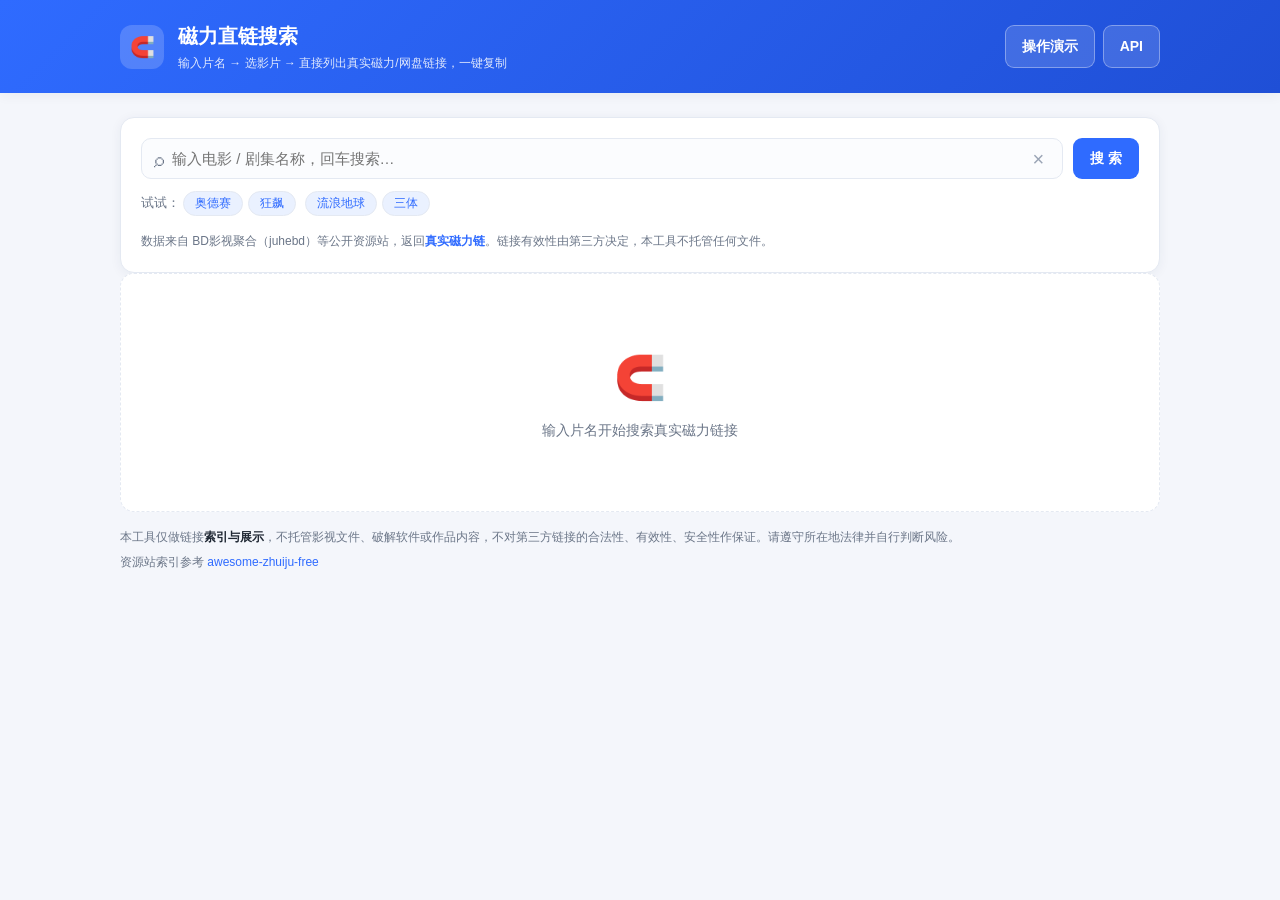
<file: static/index.html>
<!DOCTYPE html>
<html lang="zh-CN">
<head>
  <meta charset="UTF-8" />
  <meta name="viewport" content="width=device-width, initial-scale=1.0" />
  <title>磁力直链搜索</title>
  <link rel="stylesheet" href="/static/style.css" />
</head>
<body>
  <header class="topbar">
    <div class="wrap topbar-inner">
      <div class="brand">
        <span class="brand-logo">🧲</span>
        <div>
          <h1>磁力直链搜索</h1>
          <p>输入片名 → 选影片 → 直接列出真实磁力/网盘链接，一键复制</p>
        </div>
      </div>
      <div class="topbar-actions">
        <a class="btn btn-ghost" href="/demo.html" target="_blank">操作演示</a>
        <a class="btn btn-ghost" href="/api/docs" target="_blank">API</a>
      </div>
    </div>
  </header>

  <main class="wrap">
    <section class="search-panel">
      <div class="search-row">
        <div class="search-box">
          <span class="search-icon">⌕</span>
          <input id="queryInput" type="text" autocomplete="off"
                 placeholder="输入电影 / 剧集名称，回车搜索…" />
          <button id="clearBtn" class="clear-btn" title="清空">×</button>
        </div>
        <button id="searchBtn" class="btn btn-primary">搜 索</button>
      </div>
      <div class="quick">
        <span>试试：</span>
        <span class="chip">奥德赛</span><span class="chip">狂飙</span>
        <span class="chip">流浪地球</span><span class="chip">三体</span>
      </div>
      <p class="hint">数据来自 BD影视聚合（juhebd）等公开资源站，返回<strong>真实磁力链</strong>。链接有效性由第三方决定，本工具不托管任何文件。</p>
    </section>

    <!-- 第一步：影片列表 -->
    <section id="filmSection" style="display:none">
      <div class="section-head">
        <h2>① 选择影片 <span id="filmCount" class="cnt"></span></h2>
        <span class="section-tip">点一部影片，列出它的全部真实链接</span>
      </div>
      <div id="filmArea" class="film-grid"></div>
    </section>

    <!-- 第二步：资源链接列表 -->
    <section id="resSection" style="display:none">
      <div class="section-head">
        <h2>② 真实资源链接 <span id="resCount" class="cnt"></span></h2>
        <div class="res-toolbar">
          <select id="typeFilter">
            <option value="">全部类型</option>
            <option value="magnet">仅磁力</option>
            <option value="quark">仅夸克网盘</option>
          </select>
          <button id="copyAllBtn" class="btn btn-sm btn-copy">复制全部</button>
          <button id="backBtn" class="btn btn-sm btn-home">← 换一部</button>
        </div>
      </div>
      <div id="resArea" class="link-list"></div>
    </section>

    <!-- 第三步：其他站点一键跳转（补充导航） -->
    <section id="navSection" style="display:none">
      <div class="section-head">
        <h2>③ 其他站点一键跳转 <span id="navCount" class="cnt"></span></h2>
        <span class="section-tip">上方没找到时，带片名跳转到这些站点继续找 · 数据来自 awesome-zhuiju-free</span>
      </div>
      <div class="nav-tabs" id="navTabs"></div>
      <div id="navArea" class="nav-grid"></div>
    </section>

    <section id="emptyState">
      <div class="empty"><div class="big">🧲</div>
        <div>输入片名开始搜索真实磁力链接</div></div>
    </section>
  </main>

  <div id="toast" class="toast"></div>

  <footer class="wrap footer">
    <p>本工具仅做链接<strong>索引与展示</strong>，不托管影视文件、破解软件或作品内容，不对第三方链接的合法性、有效性、安全性作保证。请遵守所在地法律并自行判断风险。</p>
    <p>资源站索引参考 <a href="https://github.com/laoma528/awesome-zhuiju-free" target="_blank">awesome-zhuiju-free</a></p>
  </footer>

  <script src="/static/app.js"></script>
</body>
</html>
</file>
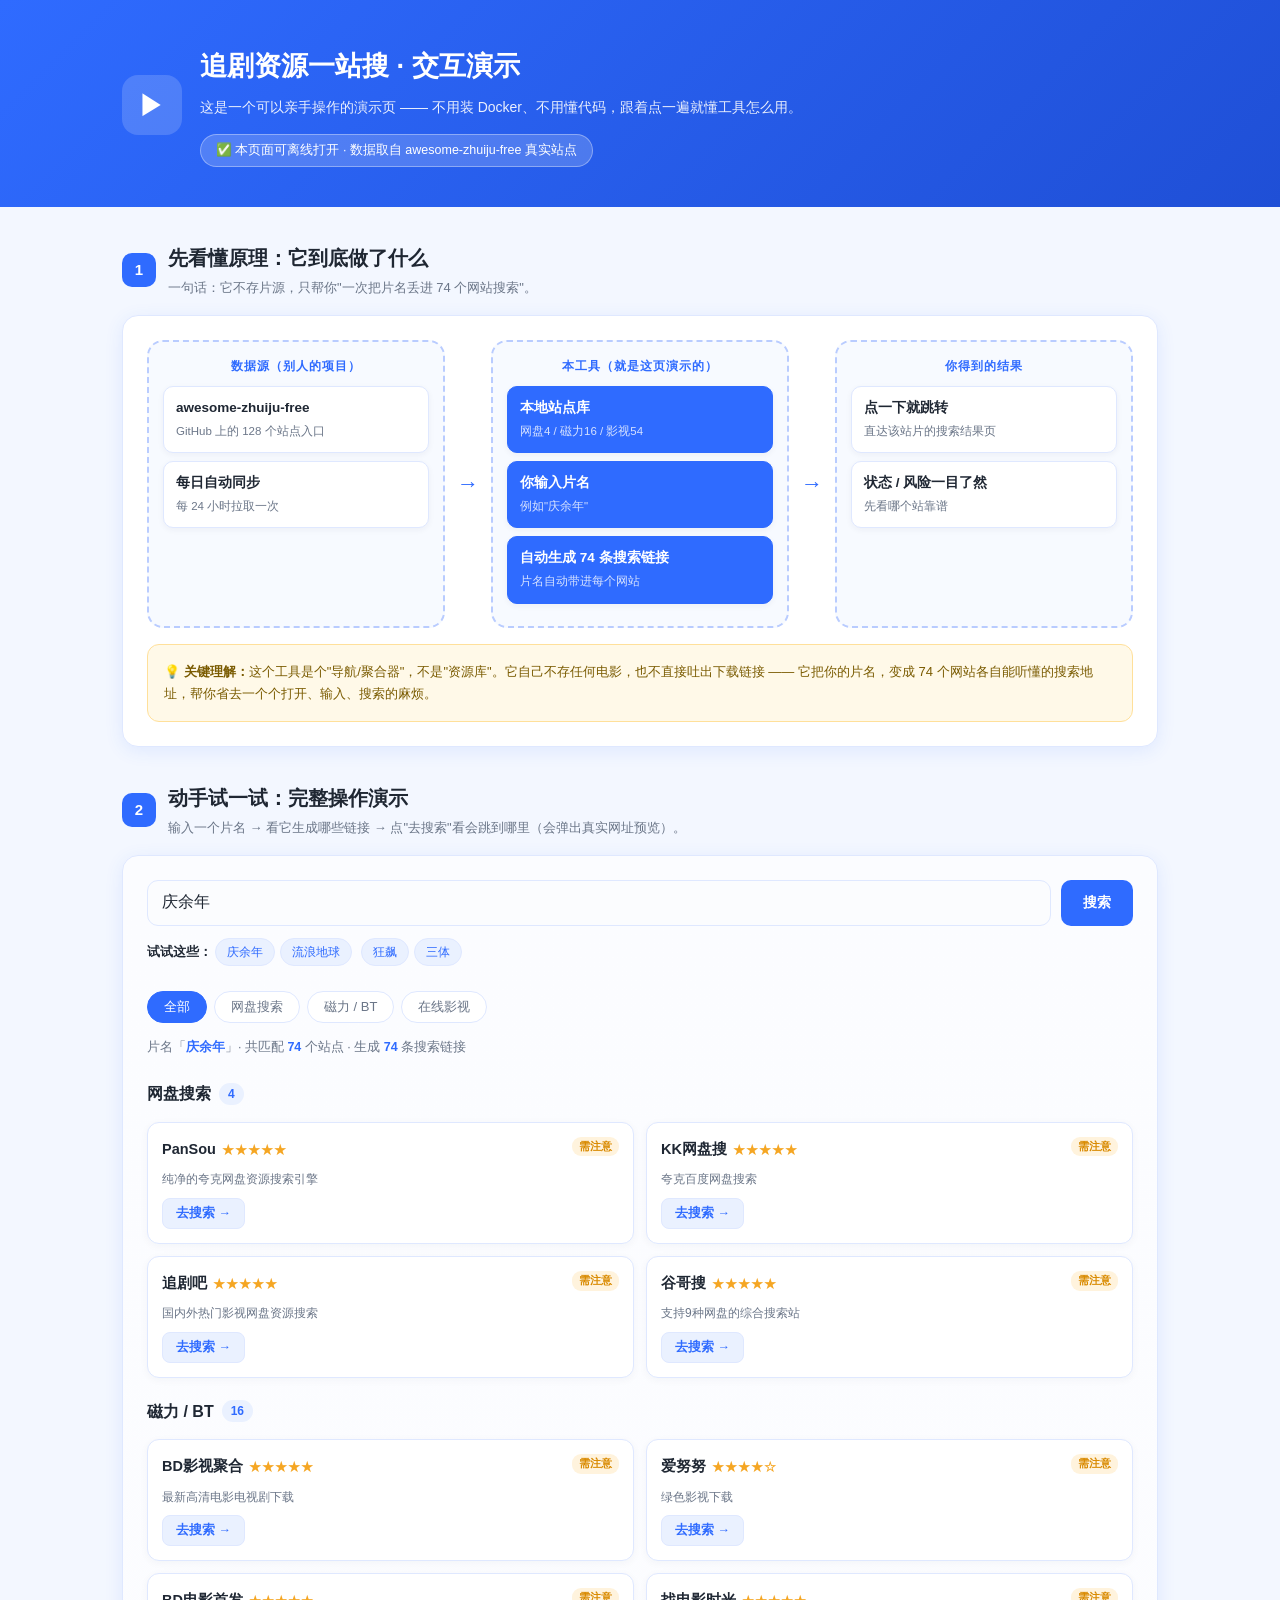
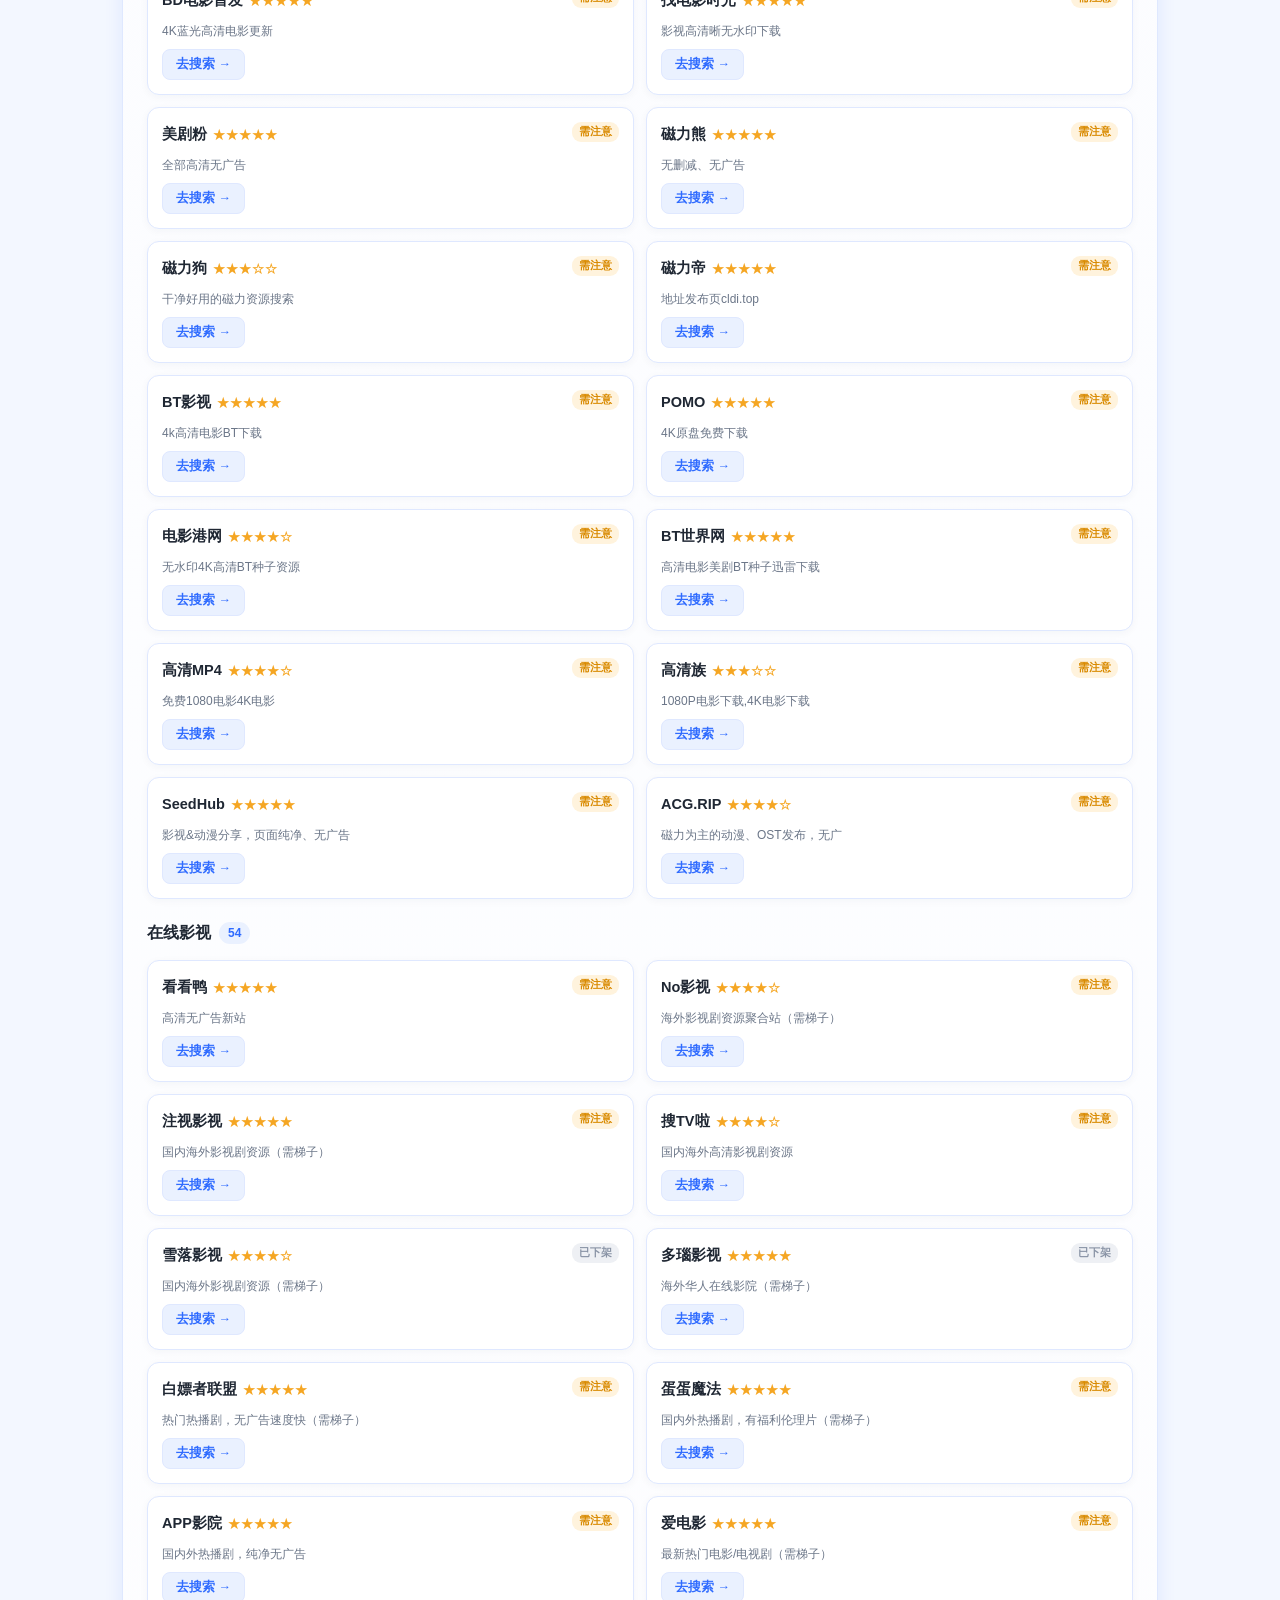
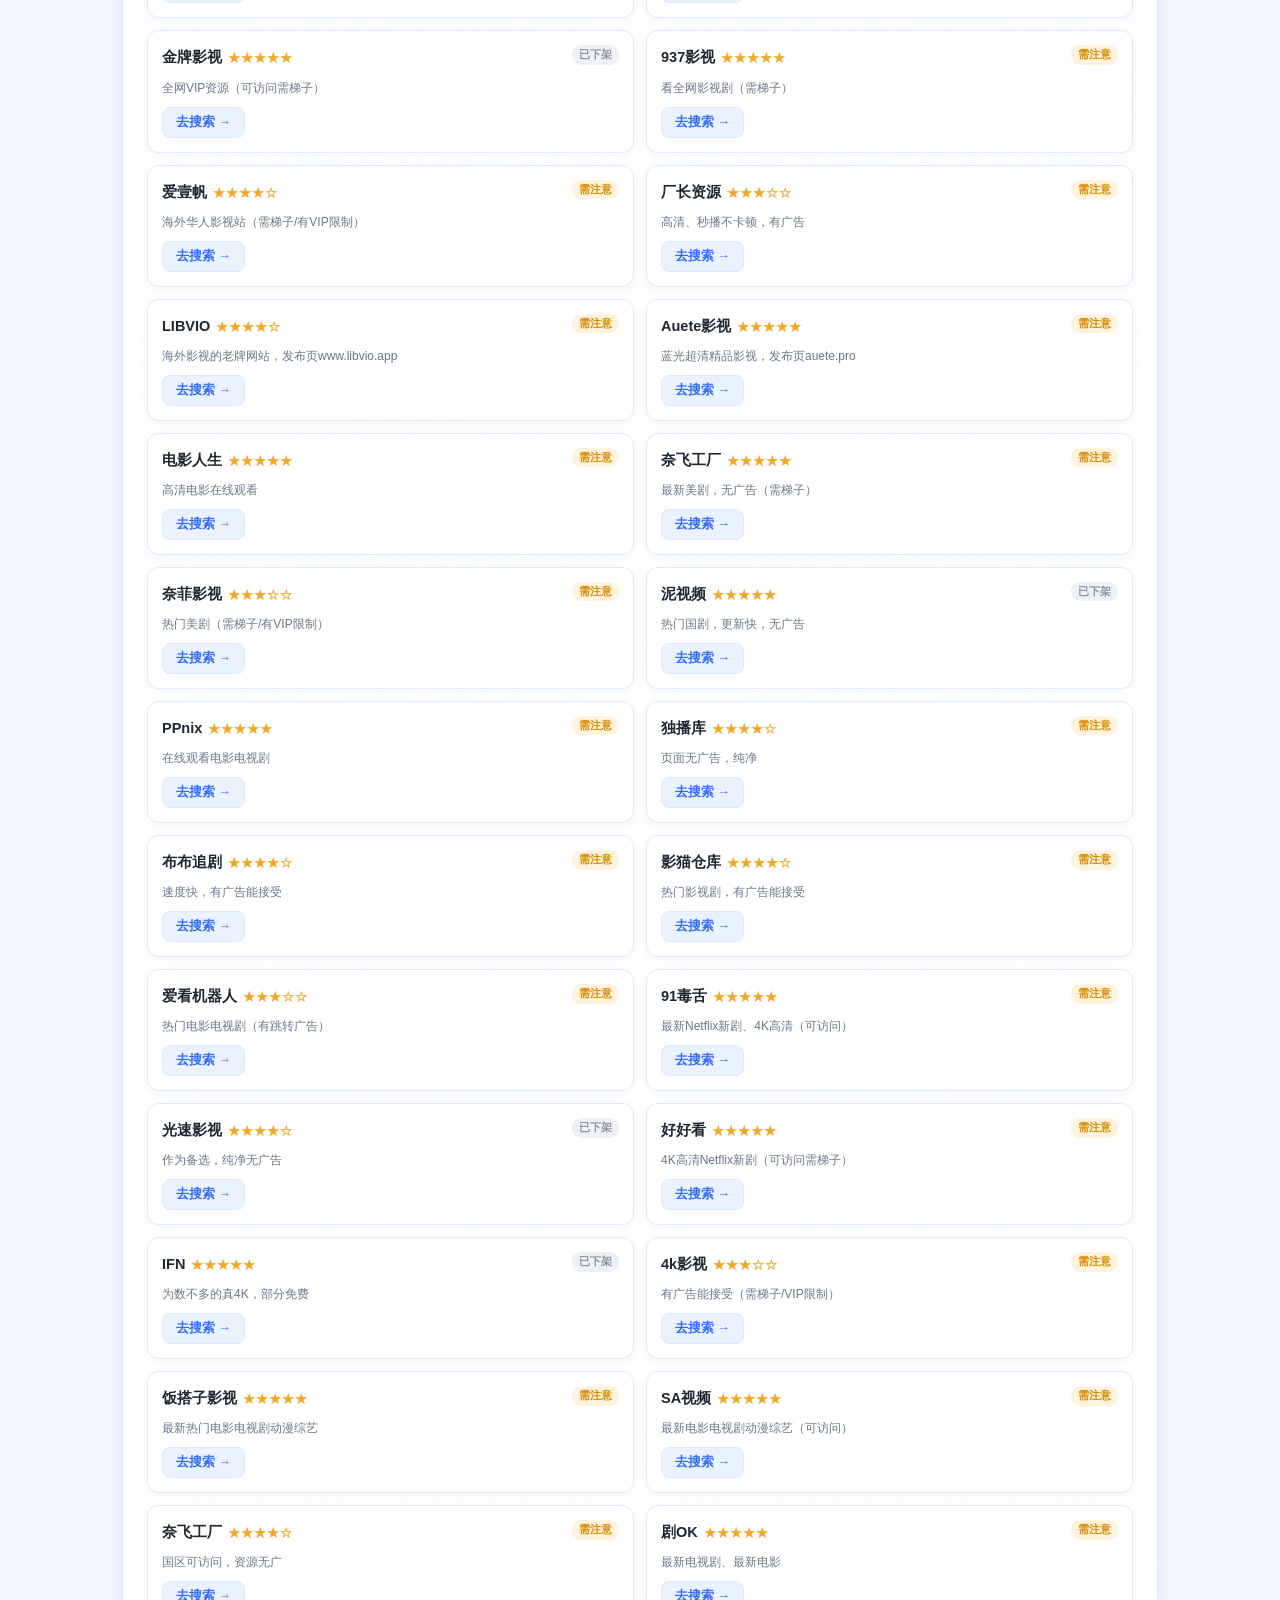
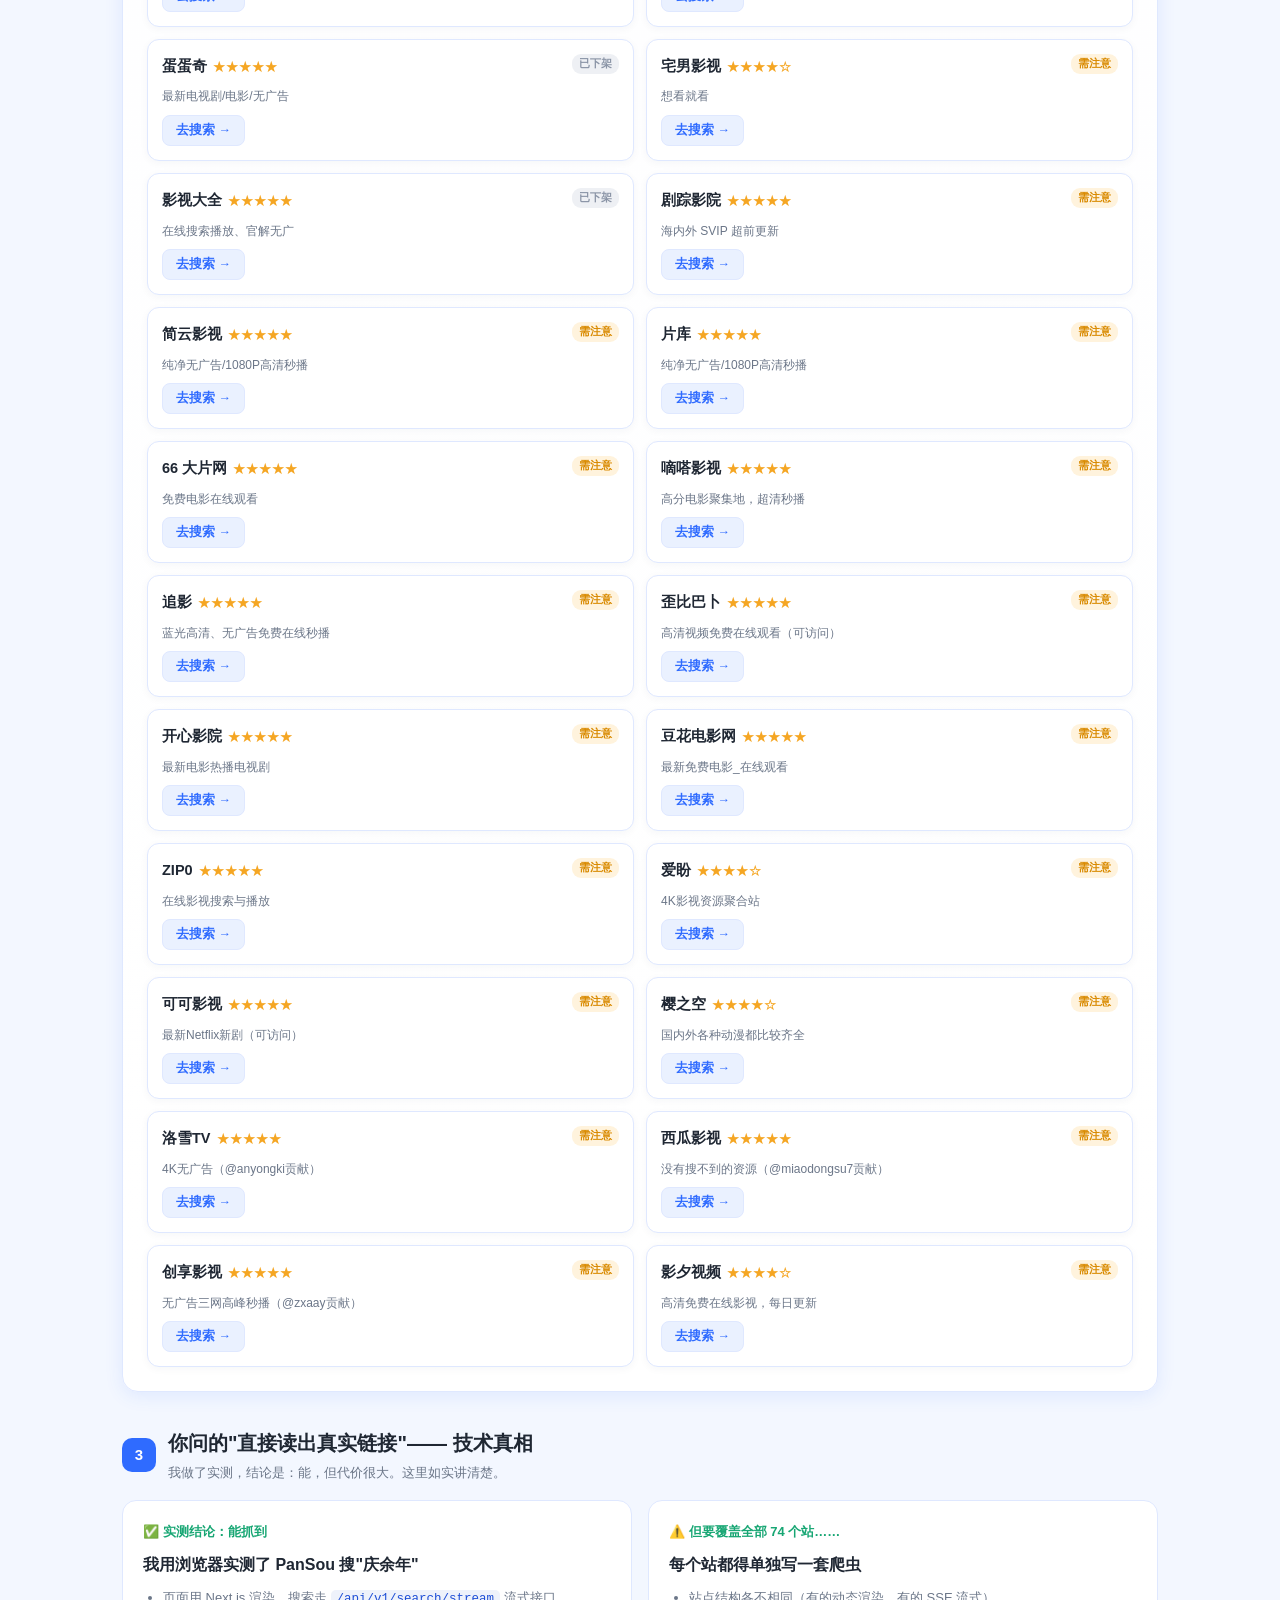
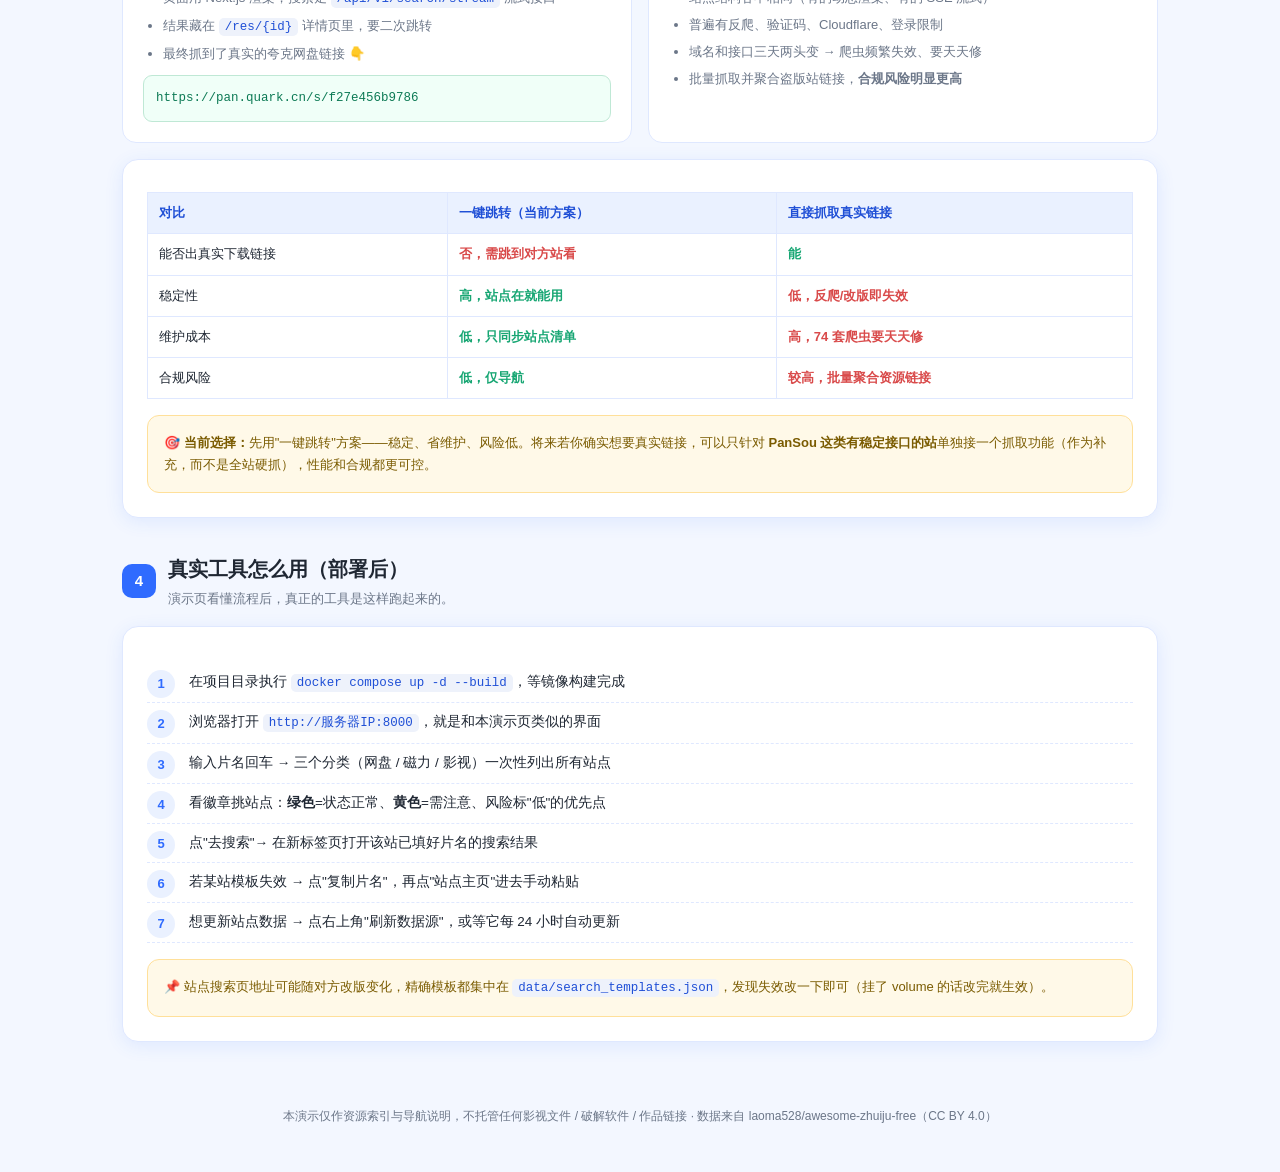
<file: 交互演示.html>
<!DOCTYPE html>
<html lang="zh-CN">
<head>
<meta charset="UTF-8" />
<meta name="viewport" content="width=device-width, initial-scale=1.0" />
<title>追剧资源一站搜 · 交互演示</title>
<style>
:root{
  --blue:#2f6bff; --blue-d:#1f4fd6; --blue-l:#eaf1ff;
  --bg:#f3f7ff; --card:#fff; --ink:#1f2733; --muted:#6b7688;
  --line:#dfe8ff; --green:#17a673; --amber:#d98a00; --red:#d94a4a;
  --shadow:0 4px 18px rgba(47,107,255,.10);
}
*{box-sizing:border-box}
body{margin:0;background:var(--bg);color:var(--ink);
  font-family:-apple-system,BlinkMacSystemFont,"Segoe UI","PingFang SC","Microsoft YaHei",sans-serif;
  font-size:15px;line-height:1.7}
a{color:var(--blue);text-decoration:none}
.wrap{max-width:1080px;margin:0 auto;padding:0 22px}

.hero{background:linear-gradient(135deg,#2f6bff,#1f4fd6);color:#fff;padding:44px 0 40px}
.hero .wrap{display:flex;align-items:center;gap:18px}
.hero-logo{width:60px;height:60px;border-radius:16px;background:rgba(255,255,255,.16);
  display:flex;align-items:center;justify-content:center;font-size:28px;flex-shrink:0}
.hero h1{margin:0;font-size:27px}
.hero p{margin:6px 0 0;opacity:.9;font-size:14px}
.tagline{display:inline-block;margin-top:14px;background:rgba(255,255,255,.18);
  border:1px solid rgba(255,255,255,.35);border-radius:20px;padding:5px 15px;font-size:12.5px}

.section{margin:34px 0}
.sec-head{display:flex;align-items:center;gap:12px;margin-bottom:16px}
.sec-num{width:34px;height:34px;border-radius:10px;background:var(--blue);color:#fff;
  display:flex;align-items:center;justify-content:center;font-weight:700;flex-shrink:0}
.sec-head h2{margin:0;font-size:20px}
.sec-head p{margin:2px 0 0;color:var(--muted);font-size:13px;font-weight:400}
.panel{background:var(--card);border:1px solid var(--line);border-radius:16px;
  padding:24px;box-shadow:var(--shadow)}

/* 架构图 */
.arch{display:flex;align-items:stretch;gap:12px;flex-wrap:wrap;justify-content:center}
.arch-group{border:2px dashed #b9ccff;border-radius:16px;padding:14px;background:#f7faff;flex:1;min-width:200px}
.arch-group h4{margin:0 0 10px;font-size:12px;color:var(--blue);text-align:center;letter-spacing:1px}
.node{background:#fff;border:1px solid var(--line);border-radius:10px;padding:10px 12px;
  margin-bottom:8px;box-shadow:0 2px 6px rgba(31,45,80,.05);font-size:13px}
.node b{display:block;color:var(--ink);font-size:13.5px}
.node span{color:var(--muted);font-size:11.5px}
.node.hl{background:var(--blue);color:#fff;border-color:var(--blue)}
.node.hl b{color:#fff}.node.hl span{color:rgba(255,255,255,.8)}
.arrow{display:flex;align-items:center;color:var(--blue);font-size:22px;font-weight:700}

/* 交互控制台 */
.console{background:linear-gradient(180deg,#fbfcff,#fff)}
.search-row{display:flex;gap:10px;flex-wrap:wrap}
.search-box{flex:1;min-width:240px;display:flex;align-items:center;gap:8px;
  border:1.5px solid var(--line);border-radius:11px;padding:0 14px;background:#fbfcfe;transition:.15s}
.search-box:focus-within{border-color:var(--blue);box-shadow:0 0 0 3px rgba(47,107,255,.12);background:#fff}
.search-box input{flex:1;border:none;outline:none;background:transparent;font-size:16px;padding:13px 0;color:var(--ink)}
.btn{border:none;border-radius:10px;padding:12px 22px;font-size:14px;font-weight:600;
  cursor:pointer;transition:.15s;font-family:inherit}
.btn-primary{background:var(--blue);color:#fff}
.btn-primary:hover{background:var(--blue-d)}
.btn:active{transform:translateY(1px)}
.quick{margin-top:12px;color:var(--muted);font-size:12.5px}
.quick b{color:var(--ink)}
.chip{display:inline-block;background:var(--blue-l);color:var(--blue);border-radius:14px;
  padding:3px 11px;margin:0 5px 5px 0;font-size:12px;cursor:pointer;border:1px solid var(--line)}
.chip:hover{background:var(--blue);color:#fff}

.tabs{display:flex;gap:7px;margin:20px 0 14px;flex-wrap:wrap}
.tab{border:1px solid var(--line);background:#fff;color:var(--muted);border-radius:20px;
  padding:6px 16px;font-size:13px;cursor:pointer;transition:.15s}
.tab.active{background:var(--blue);color:#fff;border-color:var(--blue)}
.meta{font-size:12.5px;color:var(--muted);margin-bottom:14px}
.meta b{color:var(--blue)}
.grid{display:grid;grid-template-columns:repeat(auto-fill,minmax(340px,1fr));gap:12px}
.cat-title{grid-column:1/-1;font-size:16px;font-weight:700;margin:8px 0 2px;
  display:flex;align-items:center;gap:8px}
.cat-title .cnt{background:var(--blue-l);color:var(--blue);border-radius:12px;padding:1px 9px;font-size:12px}
.card{border:1px solid var(--line);border-radius:12px;padding:14px;background:#fff;
  box-shadow:0 2px 8px rgba(31,45,80,.04);transition:.15s;display:flex;flex-direction:column;gap:8px}
.card:hover{border-color:#b9ccff;box-shadow:0 6px 18px rgba(47,107,255,.12)}
.card-top{display:flex;justify-content:space-between;gap:8px;align-items:flex-start}
.card-name{font-weight:700;font-size:14.5px}
.star{color:#f5a623;font-size:11.5px;letter-spacing:1px;margin-left:6px}
.badge{font-size:10.5px;padding:1px 7px;border-radius:9px;font-weight:600;white-space:nowrap}
.b-ok{background:#e6f7f0;color:var(--green)}
.b-caution{background:#fff3dd;color:var(--amber)}
.b-other{background:#eef0f4;color:#8a94a6}
.card-sum{color:var(--muted);font-size:12px;min-height:18px}
.card-btn{margin-top:auto;align-self:flex-start;background:var(--blue-l);color:var(--blue);
  border:1px solid var(--line);border-radius:8px;padding:6px 13px;font-size:12.5px;font-weight:600;cursor:pointer}
.card-btn:hover{background:var(--blue);color:#fff}

/* 链接预览弹层 */
.mask{position:fixed;inset:0;background:rgba(20,30,55,.5);display:none;
  align-items:center;justify-content:center;z-index:99;padding:20px}
.mask.show{display:flex}
.modal{background:#fff;border-radius:16px;padding:28px;max-width:560px;width:100%;box-shadow:0 20px 60px rgba(0,0,0,.3)}
.modal h3{margin:0 0 6px;font-size:19px}
.modal p{color:var(--muted);font-size:13px;margin:0 0 16px}
.urlbox{background:#f5f8ff;border:1px solid var(--line);border-radius:9px;padding:13px;
  font-family:ui-monospace,Menlo,Consolas,monospace;font-size:13px;color:var(--blue-d);
  word-break:break-all;line-height:1.6}
.modal-actions{display:flex;gap:10px;margin-top:18px;flex-wrap:wrap}
.btn-ghost{background:#eef2fb;color:#3a4a66}

/* 技术真相 */
.truth{display:grid;grid-template-columns:1fr 1fr;gap:16px}
@media(max-width:760px){.truth{grid-template-columns:1fr}.arch{flex-direction:column}.arrow{transform:rotate(90deg)}}
.fact{background:#fff;border:1px solid var(--line);border-radius:14px;padding:20px}
.fact .em{font-size:13px;color:var(--green);font-weight:700}
.fact h4{margin:8px 0;font-size:16px}
.fact ul{margin:8px 0 0;padding-left:20px;color:var(--muted);font-size:13px}
.fact li{margin:5px 0}
.real-link{background:#f0fff8;border:1px solid #bfe8d5;border-radius:9px;padding:12px;
  font-family:ui-monospace,Menlo,Consolas,monospace;font-size:12.5px;color:#0d7a55;word-break:break-all;margin-top:10px}
table{width:100%;border-collapse:collapse;margin-top:8px;font-size:13px}
th,td{border:1px solid var(--line);padding:9px 11px;text-align:left}
th{background:var(--blue-l);color:var(--blue-d)}
td.yes{color:var(--green);font-weight:600}
td.no{color:var(--red);font-weight:600}
.note{background:#fff9e8;border:1px solid #ffe09a;border-radius:12px;padding:16px;
  font-size:13px;color:#7a5b00;margin-top:16px}
.steps{counter-reset:s;padding:0;margin:12px 0 0;list-style:none}
.steps li{position:relative;padding:8px 0 8px 42px;font-size:13.5px;border-bottom:1px dashed var(--line)}
.steps li:before{counter-increment:s;content:counter(s);position:absolute;left:0;top:7px;
  width:28px;height:28px;background:var(--blue-l);color:var(--blue);border-radius:50%;
  display:flex;align-items:center;justify-content:center;font-weight:700;font-size:13px}
code{background:#eef2fb;padding:2px 6px;border-radius:5px;font-size:12.5px;color:var(--blue-d)}
.footer{text-align:center;color:var(--muted);font-size:12px;padding:30px 0 50px}
.empty{color:var(--muted);text-align:center;padding:40px}
</style>
</head>
<body>
<div class="hero"><div class="wrap">
  <div class="hero-logo">▶</div>
  <div>
    <h1>追剧资源一站搜 · 交互演示</h1>
    <p>这是一个可以亲手操作的演示页 —— 不用装 Docker、不用懂代码，跟着点一遍就懂工具怎么用。</p>
    <span class="tagline">✅ 本页面可离线打开 · 数据取自 awesome-zhuiju-free 真实站点</span>
  </div>
</div></div>

<div class="wrap">

  <!-- 1 原理 -->
  <section class="section">
    <div class="sec-head"><div class="sec-num">1</div><div>
      <h2>先看懂原理：它到底做了什么</h2>
      <p>一句话：它不存片源，只帮你"一次把片名丢进 74 个网站搜索"。</p>
    </div></div>
    <div class="panel">
      <div class="arch">
        <div class="arch-group">
          <h4>数据源（别人的项目）</h4>
          <div class="node"><b>awesome-zhuiju-free</b><span>GitHub 上的 128 个站点入口</span></div>
          <div class="node"><b>每日自动同步</b><span>每 24 小时拉取一次</span></div>
        </div>
        <div class="arrow">→</div>
        <div class="arch-group">
          <h4>本工具（就是这页演示的）</h4>
          <div class="node hl"><b>本地站点库</b><span>网盘4 / 磁力16 / 影视54</span></div>
          <div class="node hl"><b>你输入片名</b><span>例如"庆余年"</span></div>
          <div class="node hl"><b>自动生成 74 条搜索链接</b><span>片名自动带进每个网站</span></div>
        </div>
        <div class="arrow">→</div>
        <div class="arch-group">
          <h4>你得到的结果</h4>
          <div class="node"><b>点一下就跳转</b><span>直达该站片的搜索结果页</span></div>
          <div class="node"><b>状态 / 风险一目了然</b><span>先看哪个站靠谱</span></div>
        </div>
      </div>
      <div class="note">💡 <b>关键理解：</b>这个工具是个"导航/聚合器"，不是"资源库"。它自己不存任何电影，也不直接吐出下载链接 —— 它把你的片名，变成 74 个网站各自能听懂的搜索地址，帮你省去一个个打开、输入、搜索的麻烦。</div>
    </div>
  </section>

  <!-- 2 交互 -->
  <section class="section">
    <div class="sec-head"><div class="sec-num">2</div><div>
      <h2>动手试一试：完整操作演示</h2>
      <p>输入一个片名 → 看它生成哪些链接 → 点"去搜索"看会跳到哪里（会弹出真实网址预览）。</p>
    </div></div>
    <div class="panel console">
      <div class="search-row">
        <div class="search-box"><input id="q" value="庆余年" placeholder="输入电影 / 剧集名称…" /></div>
        <button class="btn btn-primary" id="doSearch">搜索</button>
      </div>
      <div class="quick"><b>试试这些：</b>
        <span class="chip">庆余年</span><span class="chip">流浪地球</span>
        <span class="chip">狂飙</span><span class="chip">三体</span>
      </div>
      <div class="tabs" id="tabs"></div>
      <div class="meta" id="meta"></div>
      <div class="grid" id="grid"><div class="empty">点"搜索"开始演示</div></div>
    </div>
  </section>

  <!-- 3 技术真相 -->
  <section class="section">
    <div class="sec-head"><div class="sec-num">3</div><div>
      <h2>你问的"直接读出真实链接"—— 技术真相</h2>
      <p>我做了实测，结论是：能，但代价很大。这里如实讲清楚。</p>
    </div></div>
    <div class="truth">
      <div class="fact">
        <div class="em">✅ 实测结论：能抓到</div>
        <h4>我用浏览器实测了 PanSou 搜"庆余年"</h4>
        <ul>
          <li>页面用 Next.js 渲染，搜索走 <code>/api/v1/search/stream</code> 流式接口</li>
          <li>结果藏在 <code>/res/{id}</code> 详情页里，要二次跳转</li>
          <li>最终抓到了真实的夸克网盘链接 👇</li>
        </ul>
        <div class="real-link">https://pan.quark.cn/s/f27e456b9786</div>
      </div>
      <div class="fact">
        <div class="em">⚠️ 但要覆盖全部 74 个站……</div>
        <h4>每个站都得单独写一套爬虫</h4>
        <ul>
          <li>站点结构各不相同（有的动态渲染、有的 SSE 流式）</li>
          <li>普遍有反爬、验证码、Cloudflare、登录限制</li>
          <li>域名和接口三天两头变 → 爬虫频繁失效、要天天修</li>
          <li>批量抓取并聚合盗版站链接，<b>合规风险明显更高</b></li>
        </ul>
      </div>
    </div>
    <div class="panel" style="margin-top:16px">
      <table>
        <tr><th>对比</th><th>一键跳转（当前方案）</th><th>直接抓取真实链接</th></tr>
        <tr><td>能否出真实下载链接</td><td class="no">否，需跳到对方站看</td><td class="yes">能</td></tr>
        <tr><td>稳定性</td><td class="yes">高，站点在就能用</td><td class="no">低，反爬/改版即失效</td></tr>
        <tr><td>维护成本</td><td class="yes">低，只同步站点清单</td><td class="no">高，74 套爬虫要天天修</td></tr>
        <tr><td>合规风险</td><td class="yes">低，仅导航</td><td class="no">较高，批量聚合资源链接</td></tr>
      </table>
      <div class="note">🎯 <b>当前选择：</b>先用"一键跳转"方案——稳定、省维护、风险低。将来若你确实想要真实链接，可以只针对 <b>PanSou 这类有稳定接口的站</b>单独接一个抓取功能（作为补充，而不是全站硬抓），性能和合规都更可控。</div>
    </div>
  </section>

  <!-- 4 真实工具用法 -->
  <section class="section">
    <div class="sec-head"><div class="sec-num">4</div><div>
      <h2>真实工具怎么用（部署后）</h2>
      <p>演示页看懂流程后，真正的工具是这样跑起来的。</p>
    </div></div>
    <div class="panel">
      <ol class="steps">
        <li>在项目目录执行 <code>docker compose up -d --build</code>，等镜像构建完成</li>
        <li>浏览器打开 <code>http://服务器IP:8000</code>，就是和本演示页类似的界面</li>
        <li>输入片名回车 → 三个分类（网盘 / 磁力 / 影视）一次性列出所有站点</li>
        <li>看徽章挑站点：<b>绿色</b>=状态正常、<b>黄色</b>=需注意、风险标"低"的优先点</li>
        <li>点"去搜索"→ 在新标签页打开该站已填好片名的搜索结果</li>
        <li>若某站模板失效 → 点"复制片名"，再点"站点主页"进去手动粘贴</li>
        <li>想更新站点数据 → 点右上角"刷新数据源"，或等它每 24 小时自动更新</li>
      </ol>
      <div class="note">📌 站点搜索页地址可能随对方改版变化，精确模板都集中在 <code>data/search_templates.json</code>，发现失效改一下即可（挂了 volume 的话改完就生效）。</div>
    </div>
  </section>

  <div class="footer">本演示仅作资源索引与导航说明，不托管任何影视文件 / 破解软件 / 作品链接 · 数据来自 laoma528/awesome-zhuiju-free（CC BY 4.0）</div>
</div>

<!-- 链接预览弹层 -->
<div class="mask" id="mask"><div class="modal">
  <h3 id="mTitle">即将打开搜索页</h3>
  <p>工具已经把片名自动填进了这个网站的搜索地址，点确认即可在新标签打开：</p>
  <div class="urlbox" id="mUrl"></div>
  <div class="modal-actions">
    <button class="btn btn-primary" id="mOpen">确认打开 ↗</button>
    <button class="btn btn-ghost" id="mCopy">复制链接</button>
    <button class="btn btn-ghost" id="mClose">取消</button>
  </div>
</div></div>

<script>
const DATA = {"sites": [{"id": "kuake-so-1", "cat": "cloud_search", "name": "PanSou", "url": "https://pansou.de", "summary": "纯净的夸克网盘资源搜索引擎", "status": "caution", "star": 5}, {"id": "kuakeso", "cat": "cloud_search", "name": "KK网盘搜", "url": "https://kkso.net", "summary": "夸克百度网盘搜索", "status": "caution", "star": 5}, {"id": "zhuiju-us", "cat": "cloud_search", "name": "追剧吧", "url": "https://www.zhuiju.us/", "summary": "国内外热门影视网盘资源搜索", "status": "caution", "star": 5}, {"id": "gugeso", "cat": "cloud_search", "name": "谷哥搜", "url": "https://gugeso.com/", "summary": "支持9种网盘的综合搜索站", "status": "caution", "star": 5}, {"id": "juhebd", "cat": "magnet_search", "name": "BD影视聚合", "url": "https://www.juhebd.com/", "summary": "最新高清电影电视剧下载", "status": "caution", "star": 5}, {"id": "ainunu", "cat": "magnet_search", "name": "爱努努", "url": "https://video.ainunu.com/", "summary": "绿色影视下载", "status": "caution", "star": 4}, {"id": "bdflixs", "cat": "magnet_search", "name": "BD电影首发", "url": "https://www.bdflixs.com/", "summary": "4K蓝光高清电影更新", "status": "caution", "star": 5}, {"id": "ldysg", "cat": "magnet_search", "name": "找电影时光", "url": "https://www.ldysg.win/", "summary": "影视高清晰无水印下载", "status": "caution", "star": 5}, {"id": "meijufen", "cat": "magnet_search", "name": "美剧粉", "url": "https://www.mjf2020.com", "summary": "全部高清无广告", "status": "caution", "star": 5}, {"id": "cilixiong", "cat": "magnet_search", "name": "磁力熊", "url": "https://www.cilixiong.org", "summary": "无删减、无广告", "status": "caution", "star": 5}, {"id": "ciligou", "cat": "magnet_search", "name": "磁力狗", "url": "https://ciligou.net", "summary": "干净好用的磁力资源搜索", "status": "caution", "star": 3}, {"id": "cilidi", "cat": "magnet_search", "name": "磁力帝", "url": "https://www.cld123.com", "summary": "地址发布页cldi.top", "status": "caution", "star": 5}, {"id": "bt-yingshi", "cat": "magnet_search", "name": "BT影视", "url": "https://www.btbtla.com", "summary": "4k高清电影BT下载", "status": "caution", "star": 5}, {"id": "4k-yuanpan", "cat": "magnet_search", "name": "POMO", "url": "https://pomo.mom/", "summary": "4K原盘免费下载", "status": "caution", "star": 5}, {"id": "dianyinggang", "cat": "magnet_search", "name": "电影港网", "url": "https://www.dyg22.com", "summary": "无水印4K高清BT种子资源", "status": "caution", "star": 4}, {"id": "btshijiewang", "cat": "magnet_search", "name": "BT世界网", "url": "https://www.btsj6.com", "summary": "高清电影美剧BT种子迅雷下载", "status": "caution", "star": 5}, {"id": "gaoqing-mp4", "cat": "magnet_search", "name": "高清MP4", "url": "https://www.mp4ba.vip", "summary": "免费1080电影4K电影", "status": "caution", "star": 4}, {"id": "gaoqingzu", "cat": "magnet_search", "name": "高清族", "url": "https://hdzu.org", "summary": "1080P电影下载,4K电影下载", "status": "caution", "star": 3}, {"id": "sidhub-cc-7", "cat": "magnet_search", "name": "SeedHub", "url": "https://sidhub.cc/", "summary": "影视&动漫分享，页面纯净、无广告", "status": "caution", "star": 5}, {"id": "acg-rip-10", "cat": "magnet_search", "name": "ACG.RIP", "url": "https://acg.rip/", "summary": "磁力为主的动漫、OST发布，无广", "status": "caution", "star": 4}, {"id": "kankanya", "cat": "online_video", "name": "看看鸭", "url": "https://www.kankanya.me/", "summary": "高清无广告新站", "status": "caution", "star": 5}, {"id": "no-video", "cat": "online_video", "name": "No影视", "url": "https://novipnoad.org/", "summary": "海外影视剧资源聚合站（需梯子）", "status": "caution", "star": 4}, {"id": "gaze-red", "cat": "online_video", "name": "注视影视", "url": "https://gaze.red/", "summary": "国内海外影视剧资源（需梯子）", "status": "caution", "star": 5}, {"id": "sotvla", "cat": "online_video", "name": "搜TV啦", "url": "https://www.sotvla.cc/", "summary": "国内海外高清影视剧资源", "status": "caution", "star": 4}, {"id": "xlys", "cat": "online_video", "name": "雪落影视", "url": "https://xlys.me/", "summary": "国内海外影视剧资源（需梯子）", "status": "removed", "star": 4}, {"id": "duonao-video", "cat": "online_video", "name": "多瑙影视", "url": "https://www.duonaovod.com", "summary": "海外华人在线影院（需梯子）", "status": "removed", "star": 5}, {"id": "tdgo", "cat": "online_video", "name": "白嫖者联盟", "url": "https://www.tdgo.shop", "summary": "热门热播剧，无广告速度快（需梯子）", "status": "caution", "star": 5}, {"id": "ddmf", "cat": "online_video", "name": "蛋蛋魔法", "url": "https://ddmf.net", "summary": "国内外热播剧，有福利伦理片（需梯子）", "status": "caution", "star": 5}, {"id": "appmovie", "cat": "online_video", "name": "APP影院", "url": "https://www.appmovie.art", "summary": "国内外热播剧，纯净无广告", "status": "caution", "star": 5}, {"id": "ai-movie", "cat": "online_video", "name": "爱电影", "url": "https://kuhh4jo.com", "summary": "最新热门电影/电视剧（需梯子）", "status": "caution", "star": 5}, {"id": "jpyy", "cat": "online_video", "name": "金牌影视", "url": "https://www.vv3nwjk.com", "summary": "全网VIP资源（可访问需梯子）", "status": "removed", "star": 5}, {"id": "tv-937", "cat": "online_video", "name": "937影视", "url": "https://www.937tv.vip", "summary": "看全网影视剧（需梯子）", "status": "caution", "star": 5}, {"id": "iyf", "cat": "online_video", "name": "爱壹帆", "url": "https://iyf.tv", "summary": "海外华人影视站（需梯子/有VIP限制）", "status": "caution", "star": 4}, {"id": "czzymovie", "cat": "online_video", "name": "厂长资源", "url": "https://www.czzymovie.com", "summary": "高清、秒播不卡顿，有广告", "status": "caution", "star": 3}, {"id": "libvio", "cat": "online_video", "name": "LIBVIO", "url": "https://libviobd.com", "summary": "海外影视的老牌网站，发布页www.libvio.app", "status": "caution", "star": 4}, {"id": "auete-video", "cat": "online_video", "name": "Auete影视", "url": "https://www.aeete.com", "summary": "蓝光超清精品影视，发布页auete.pro", "status": "caution", "star": 5}, {"id": "dyrs", "cat": "online_video", "name": "电影人生", "url": "https://dyrs.tv", "summary": "高清电影在线观看", "status": "caution", "star": 5}, {"id": "netflixgc", "cat": "online_video", "name": "奈飞工厂", "url": "https://www.netflixgc.com", "summary": "最新美剧，无广告（需梯子）", "status": "caution", "star": 5}, {"id": "nfyingshi", "cat": "online_video", "name": "奈菲影视", "url": "https://www.nfyingshi.com", "summary": "热门美剧（需梯子/有VIP限制）", "status": "caution", "star": 3}, {"id": "nivod", "cat": "online_video", "name": "泥视频", "url": "https://www.nivod.vip", "summary": "热门国剧，更新快，无广告", "status": "removed", "star": 5}, {"id": "ppnix", "cat": "online_video", "name": "PPnix", "url": "https://www.ppnix.com/cn/", "summary": "在线观看电影电视剧", "status": "caution", "star": 5}, {"id": "dbku", "cat": "online_video", "name": "独播库", "url": "https://www.dbku.tv", "summary": "页面无广告，纯净", "status": "caution", "star": 4}, {"id": "bubu-zhuiju", "cat": "online_video", "name": "布布追剧", "url": "https://bubuzhuiju.com", "summary": "速度快，有广告能接受", "status": "caution", "star": 4}, {"id": "yingmao-cangku", "cat": "online_video", "name": "影猫仓库", "url": "https://www.ymck.pro", "summary": "热门影视剧，有广告能接受", "status": "caution", "star": 4}, {"id": "aikanbot", "cat": "online_video", "name": "爱看机器人", "url": "https://www1.aikanbot.com", "summary": "热门电影电视剧（有跳转广告）", "status": "caution", "star": 3}, {"id": "duse91", "cat": "online_video", "name": "91毒舌", "url": "https://www.duse0.com/", "summary": "最新Netflix新剧、4K高清（可访问）", "status": "caution", "star": 5}, {"id": "guangsu-yingshi", "cat": "online_video", "name": "光速影视", "url": "https://www.yingshiso.link/", "summary": "作为备选，纯净无广告", "status": "removed", "star": 4}, {"id": "haohaokan", "cat": "online_video", "name": "好好看", "url": "https://www.hhkan2.com/", "summary": "4K高清Netflix新剧（可访问需梯子）", "status": "caution", "star": 5}, {"id": "ifn", "cat": "online_video", "name": "IFN", "url": "https://ifn.watch/register?code=8B1EF6", "summary": "为数不多的真4K，部分免费", "status": "removed", "star": 5}, {"id": "4kvm-cc-18", "cat": "online_video", "name": "4k影视", "url": "https://www.4kvm.cc/", "summary": "有广告能接受（需梯子/VIP限制）", "status": "caution", "star": 3}, {"id": "fdzys", "cat": "online_video", "name": "饭搭子影视", "url": "https://fdzys.com", "summary": "最新热门电影电视剧动漫综艺", "status": "caution", "star": 5}, {"id": "sa-video", "cat": "online_video", "name": "SA视频", "url": "https://www.lsjys11.com/", "summary": "最新电影电视剧动漫综艺（可访问）", "status": "caution", "star": 5}, {"id": "naifei-fyi-19", "cat": "online_video", "name": "奈飞工厂", "url": "https://naifei.fyi/", "summary": "国区可访问，资源无广", "status": "caution", "star": 4}, {"id": "juok", "cat": "online_video", "name": "剧OK", "url": "https://juok3.top/", "summary": "最新电视剧、最新电影", "status": "caution", "star": 5}, {"id": "dandanqi", "cat": "online_video", "name": "蛋蛋奇", "url": "https://www.dandanqi.cc/", "summary": "最新电视剧/电影/无广告", "status": "removed", "star": 5}, {"id": "zndy", "cat": "online_video", "name": "宅男影视", "url": "https://zndy.top/", "summary": "想看就看", "status": "caution", "star": 4}, {"id": "yingshidaquan", "cat": "online_video", "name": "影视大全", "url": "https://yingshidaquan.top/", "summary": "在线搜索播放、官解无广", "status": "removed", "star": 5}, {"id": "juzong", "cat": "online_video", "name": "剧踪影院", "url": "https://www.juzong01.me/", "summary": "海内外 SVIP 超前更新", "status": "caution", "star": 5}, {"id": "jianyunys", "cat": "online_video", "name": "简云影视", "url": "https://jianyunys.com/", "summary": "纯净无广告/1080P高清秒播", "status": "caution", "star": 5}, {"id": "pianku", "cat": "online_video", "name": "片库", "url": "https://4k01.pianku.online/", "summary": "纯净无广告/1080P高清秒播", "status": "caution", "star": 5}, {"id": "66-dapianwang", "cat": "online_video", "name": "66 大片网", "url": "https://www.77dpw.vip/", "summary": "免费电影在线观看", "status": "caution", "star": 5}, {"id": "didahd", "cat": "online_video", "name": "嘀嗒影视", "url": "https://www.didahd.xyz/", "summary": "高分电影聚集地，超清秒播", "status": "caution", "star": 5}, {"id": "zhuiying", "cat": "online_video", "name": "追影", "url": "https://zhuiying3.cc/", "summary": "蓝光高清、无广告免费在线秒播", "status": "caution", "star": 5}, {"id": "wbbb", "cat": "online_video", "name": "歪比巴卜", "url": "https://wbbb1.com/", "summary": "高清视频免费在线观看（可访问）", "status": "caution", "star": 5}, {"id": "kxyy", "cat": "online_video", "name": "开心影院", "url": "https://www.kxyy1.cc/", "summary": "最新电影热播电视剧", "status": "caution", "star": 5}, {"id": "dhvideo", "cat": "online_video", "name": "豆花电影网", "url": "https://dhvideo.cc/", "summary": "最新免费电影_在线观看", "status": "caution", "star": 5}, {"id": "zip0", "cat": "online_video", "name": "ZIP0", "url": "https://zip0.com/?r=KBDIG8", "summary": "在线影视搜索与播放", "status": "caution", "star": 5}, {"id": "aipan-me-25", "cat": "online_video", "name": "爱盼", "url": "https://www.aipan.me/", "summary": "4K影视资源聚合站", "status": "caution", "star": 4}, {"id": "103-39-111-180-29", "cat": "online_video", "name": "可可影视", "url": "https://www.kkys14.com/", "summary": "最新Netflix新剧（可访问）", "status": "caution", "star": 5}, {"id": "skr-skr1-cc-9", "cat": "online_video", "name": "樱之空", "url": "https://skr.skr1.cc:666/", "summary": "国内外各种动漫都比较齐全", "status": "caution", "star": 4}, {"id": "tv-lxyy-club-36", "cat": "online_video", "name": "洛雪TV", "url": "https://tv.lxyy.club/", "summary": "4K无广告（@anyongki贡献）", "status": "caution", "star": 5}, {"id": "kanmovie-com-34", "cat": "online_video", "name": "西瓜影视", "url": "https://www.kanmovie.com/", "summary": "没有搜不到的资源（@miaodongsu7贡献）", "status": "caution", "star": 5}, {"id": "ys-cxkjg-cn-39", "cat": "online_video", "name": "创享影视", "url": "https://ys.cxkjg.cn/", "summary": "无广告三网高峰秒播（@zxaay贡献）", "status": "caution", "star": 5}, {"id": "yingxivod-com-53", "cat": "online_video", "name": "影夕视频", "url": "https://yingxivod.com/", "summary": "高清免费在线影视，每日更新", "status": "caution", "star": 4}], "templates": {"kuake-so-1": "https://pansou.de/?q={q}", "zhuiju-us": "https://www.zhuiju.us/search?q={q}", "gugeso": "https://gugeso.com/?q={q}", "kuakeso": "https://kkso.net/?keyword={q}", "acg-rip-10": "https://acg.rip/?term={q}", "cilixiong": "https://www.cilixiong.org/s/{q}", "ciligou": "https://ciligou.net/s/{q}", "btshijiewang": "https://www.btsj6.com/s/{q}", "juhebd": "https://www.juhebd.com/s/{q}", "dianyinggang": "https://www.dyg22.com/s/{q}"}, "labels": {"cloud_search": "网盘搜索", "magnet_search": "磁力 / BT", "online_video": "在线影视"}};
const CAT_ORDER = ["cloud_search","magnet_search","online_video"];
let curCat = "", curQ = "", pendingUrl = "";

function statusBadge(s){
  if(s==="ok"||s==="normal") return '<span class="badge b-ok">正常收录</span>';
  if(s==="caution") return '<span class="badge b-caution">需注意</span>';
  return '<span class="badge b-other">'+({removed:'已下架',unknown:'未检测'}[s]||'未知')+'</span>';
}
function buildUrl(site, q){
  const base=(site.url||"").replace(/\/$/,"");
  const tpl=DATA.templates[site.id] || ({cloud_search:"{base}?q={q}",magnet_search:"{base}?q={q}",online_video:"{base}/search?q={q}"}[site.cat]||"{base}?q={q}");
  return tpl.replace("{base}",base).replace("{q}",encodeURIComponent(q));
}
function renderTabs(){
  const box=document.getElementById("tabs");
  box.innerHTML="";
  const mk=(key,label)=>{
    const b=document.createElement("button");
    b.className="tab"+(curCat===key?" active":"");
    b.textContent=label;
    b.onclick=()=>{curCat=key;renderTabs();render();};
    box.appendChild(b);
  };
  mk("","全部");
  CAT_ORDER.forEach(c=>mk(c,DATA.labels[c]));
}
function render(){
  const grid=document.getElementById("grid");
  const q=curQ.trim();
  let list=DATA.sites.filter(s=>!curCat||s.cat===curCat);
  document.getElementById("meta").innerHTML="片名「<b>"+(q||"—")+"</b>」· 共匹配 <b>"+list.length+"</b> 个站点 · 生成 <b>"+list.length+"</b> 条搜索链接";
  if(!list.length){grid.innerHTML='<div class="empty">没有站点</div>';return;}
  let html="";
  CAT_ORDER.forEach(c=>{
    if(curCat&&curCat!==c) return;
    const items=list.filter(s=>s.cat===c);
    if(!items.length) return;
    html+='<div class="cat-title">'+DATA.labels[c]+'<span class="cnt">'+items.length+'</span></div>';
    items.forEach(s=>{
      const url=buildUrl(s,q);
      html+='<div class="card"><div class="card-top"><div class="card-name">'+s.name+
        '<span class="star">'+("★".repeat(s.star)+"☆".repeat(Math.max(0,5-s.star)))+'</span></div>'+
        statusBadge(s.status)+'</div>'+
        '<div class="card-sum">'+(s.summary||"—")+'</div>'+
        '<button class="card-btn" data-url="'+encodeURIComponent(url)+'" data-name="'+s.name+'">去搜索 →</button></div>';
    });
  });
  grid.innerHTML=html;
  grid.querySelectorAll(".card-btn").forEach(b=>{
    b.onclick=()=>showModal(decodeURIComponent(b.dataset.url),b.dataset.name);
  });
}
function showModal(url,name){
  pendingUrl=url;
  document.getElementById("mTitle").textContent="即将打开 ["+name+"] 的搜索页";
  document.getElementById("mUrl").textContent=url;
  document.getElementById("mask").classList.add("show");
}
document.getElementById("doSearch").onclick=()=>{curQ=document.getElementById("q").value;render();};
document.getElementById("q").addEventListener("keydown",e=>{if(e.key==="Enter"){curQ=e.target.value;render();}});
document.querySelectorAll(".chip").forEach(c=>c.onclick=()=>{
  document.getElementById("q").value=c.textContent;curQ=c.textContent;render();
});
document.getElementById("mOpen").onclick=()=>{window.open(pendingUrl,"_blank","noopener");closeModal();};
document.getElementById("mCopy").onclick=async()=>{
  try{await navigator.clipboard.writeText(pendingUrl);alert("链接已复制");}
  catch(e){alert("复制失败，请手动选择");}
};
document.getElementById("mClose").onclick=closeModal;
document.getElementById("mask").onclick=e=>{if(e.target.id==="mask")closeModal();};
function closeModal(){document.getElementById("mask").classList.remove("show");}
renderTabs();
curQ=document.getElementById("q").value;
render();
</script>
</body>
</html>
</file>
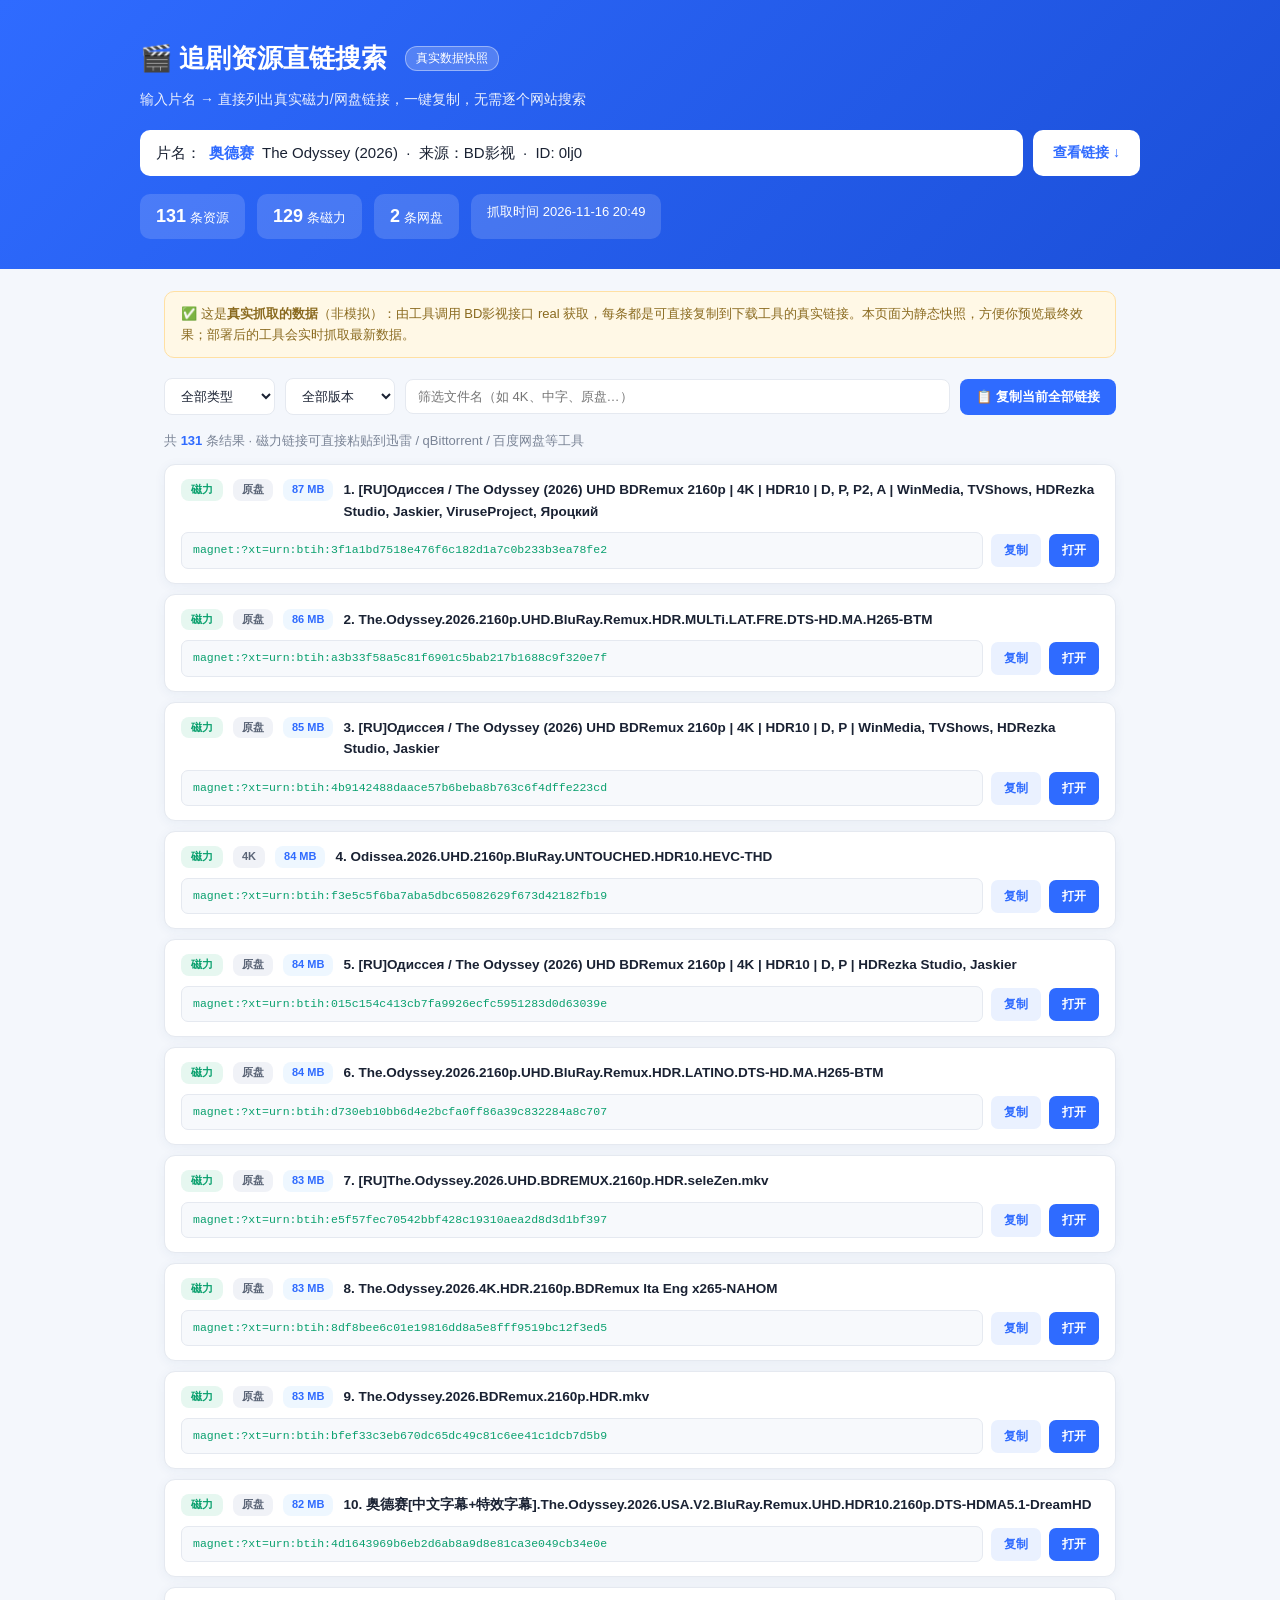
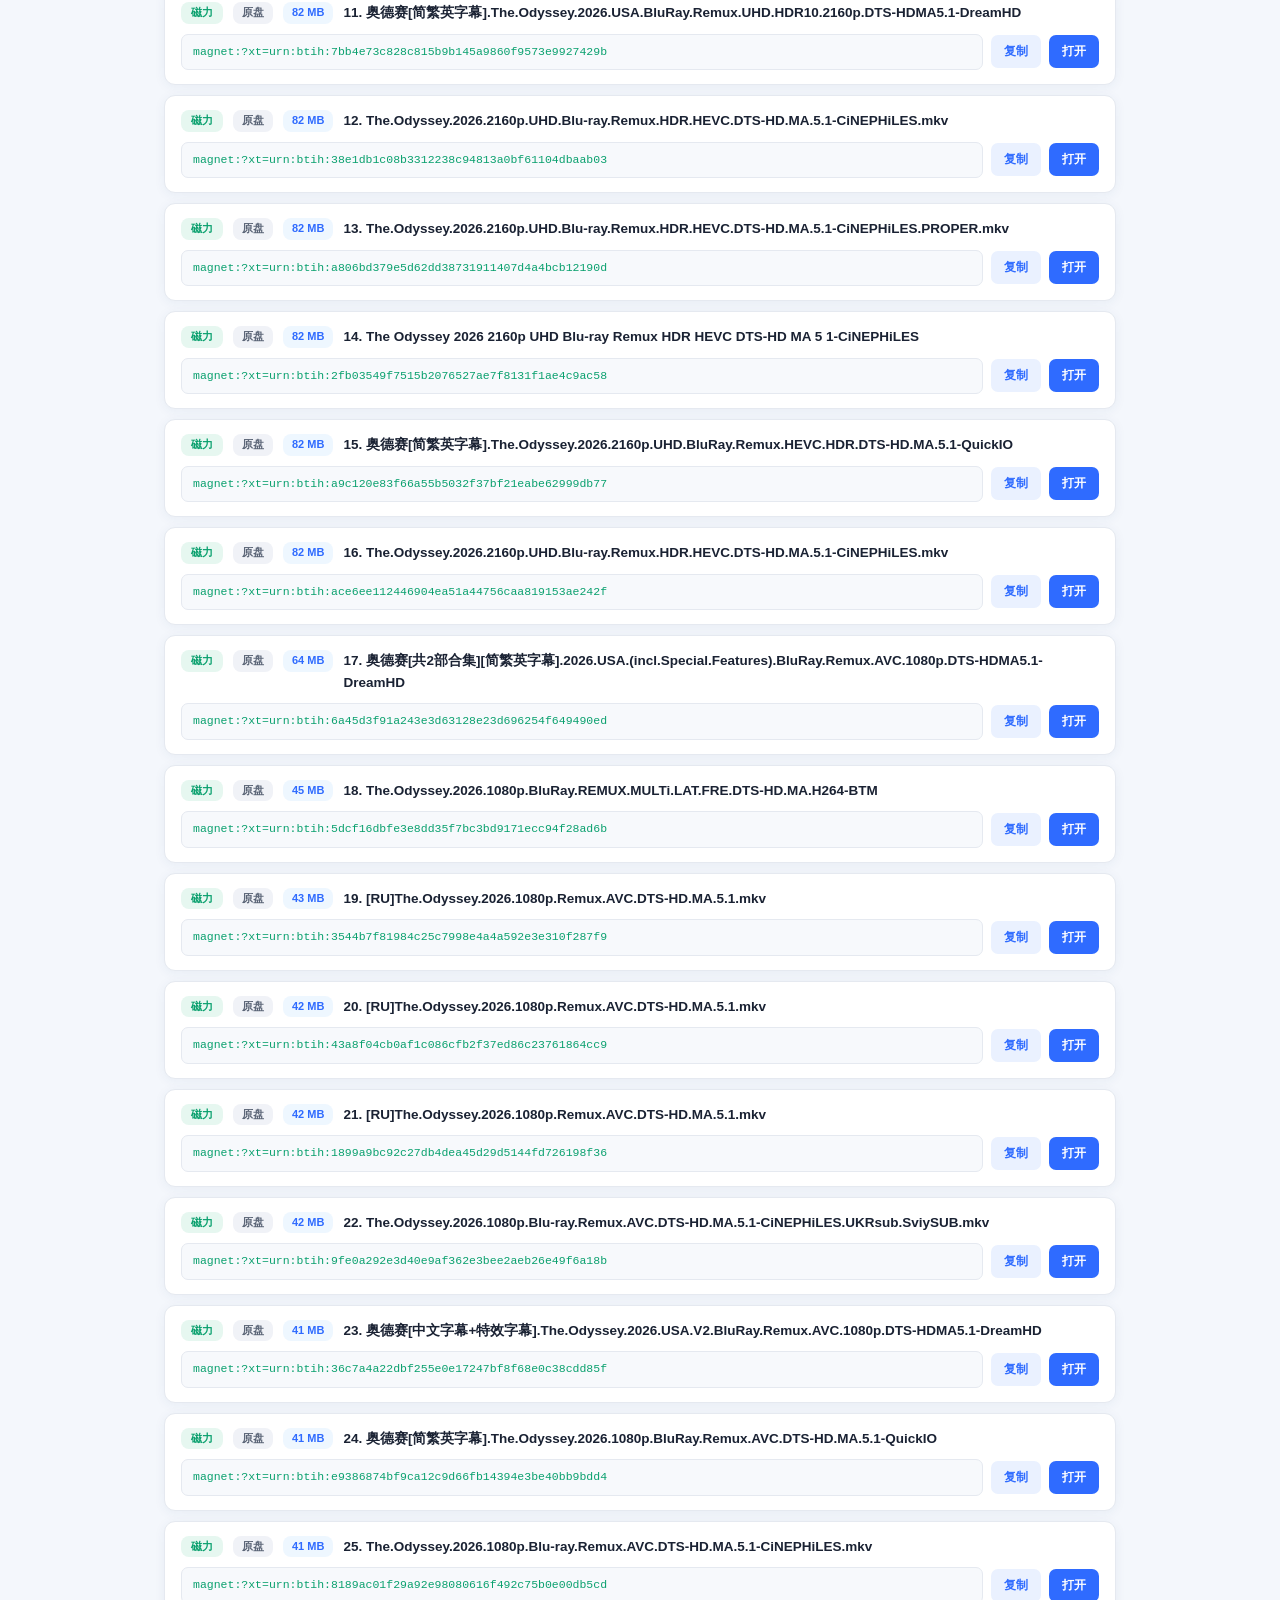
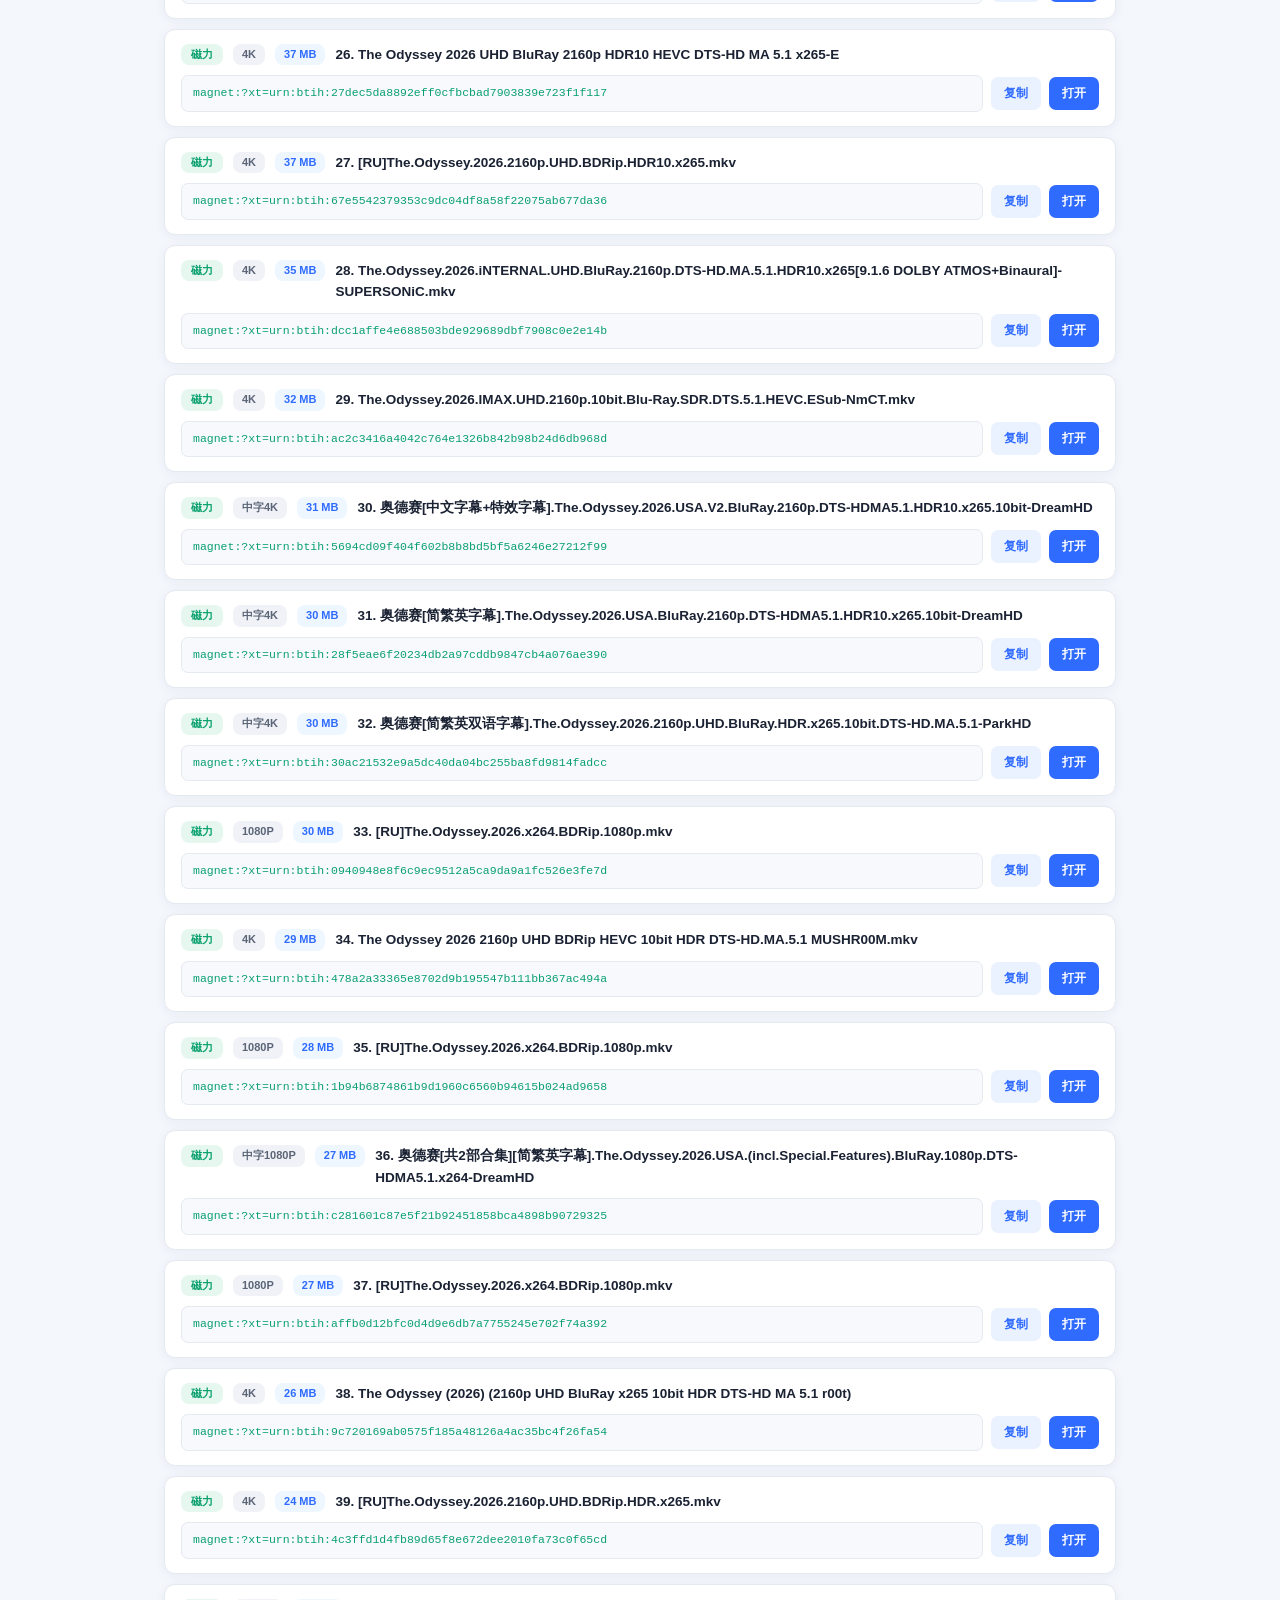
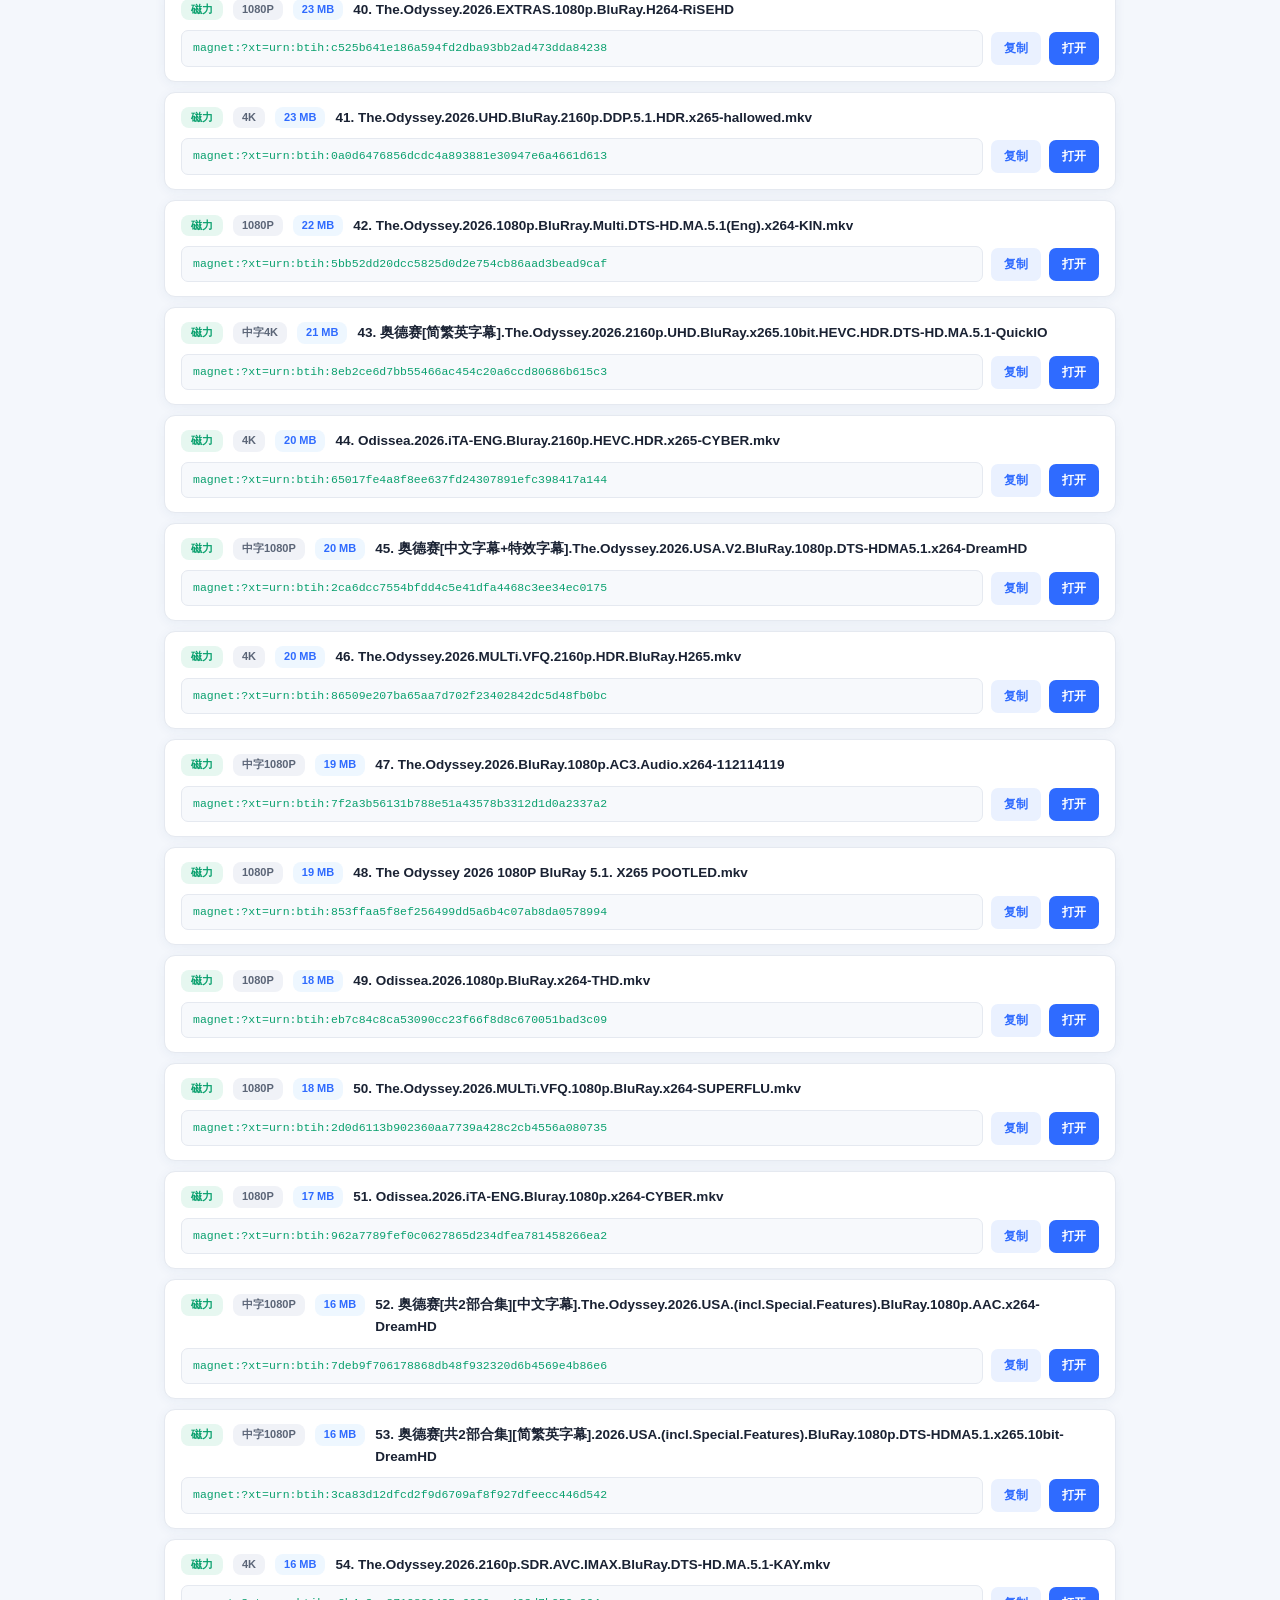
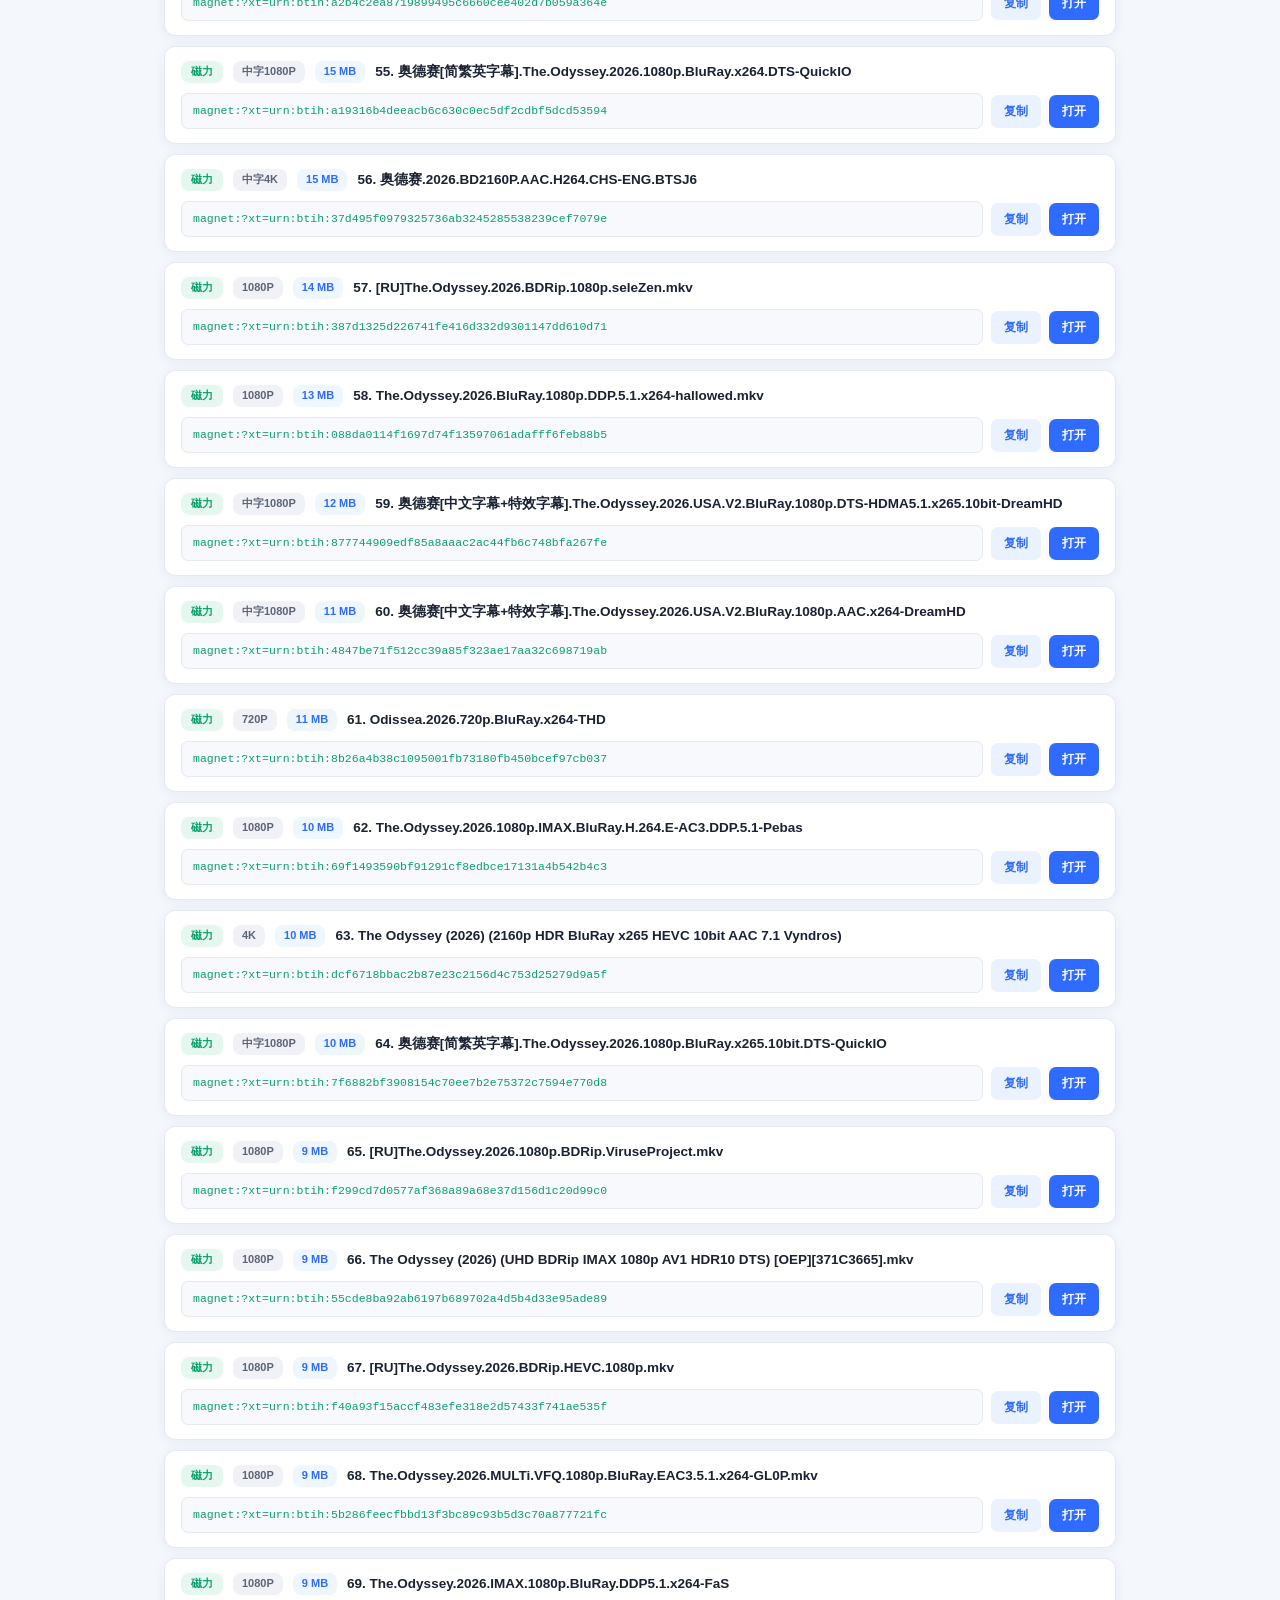
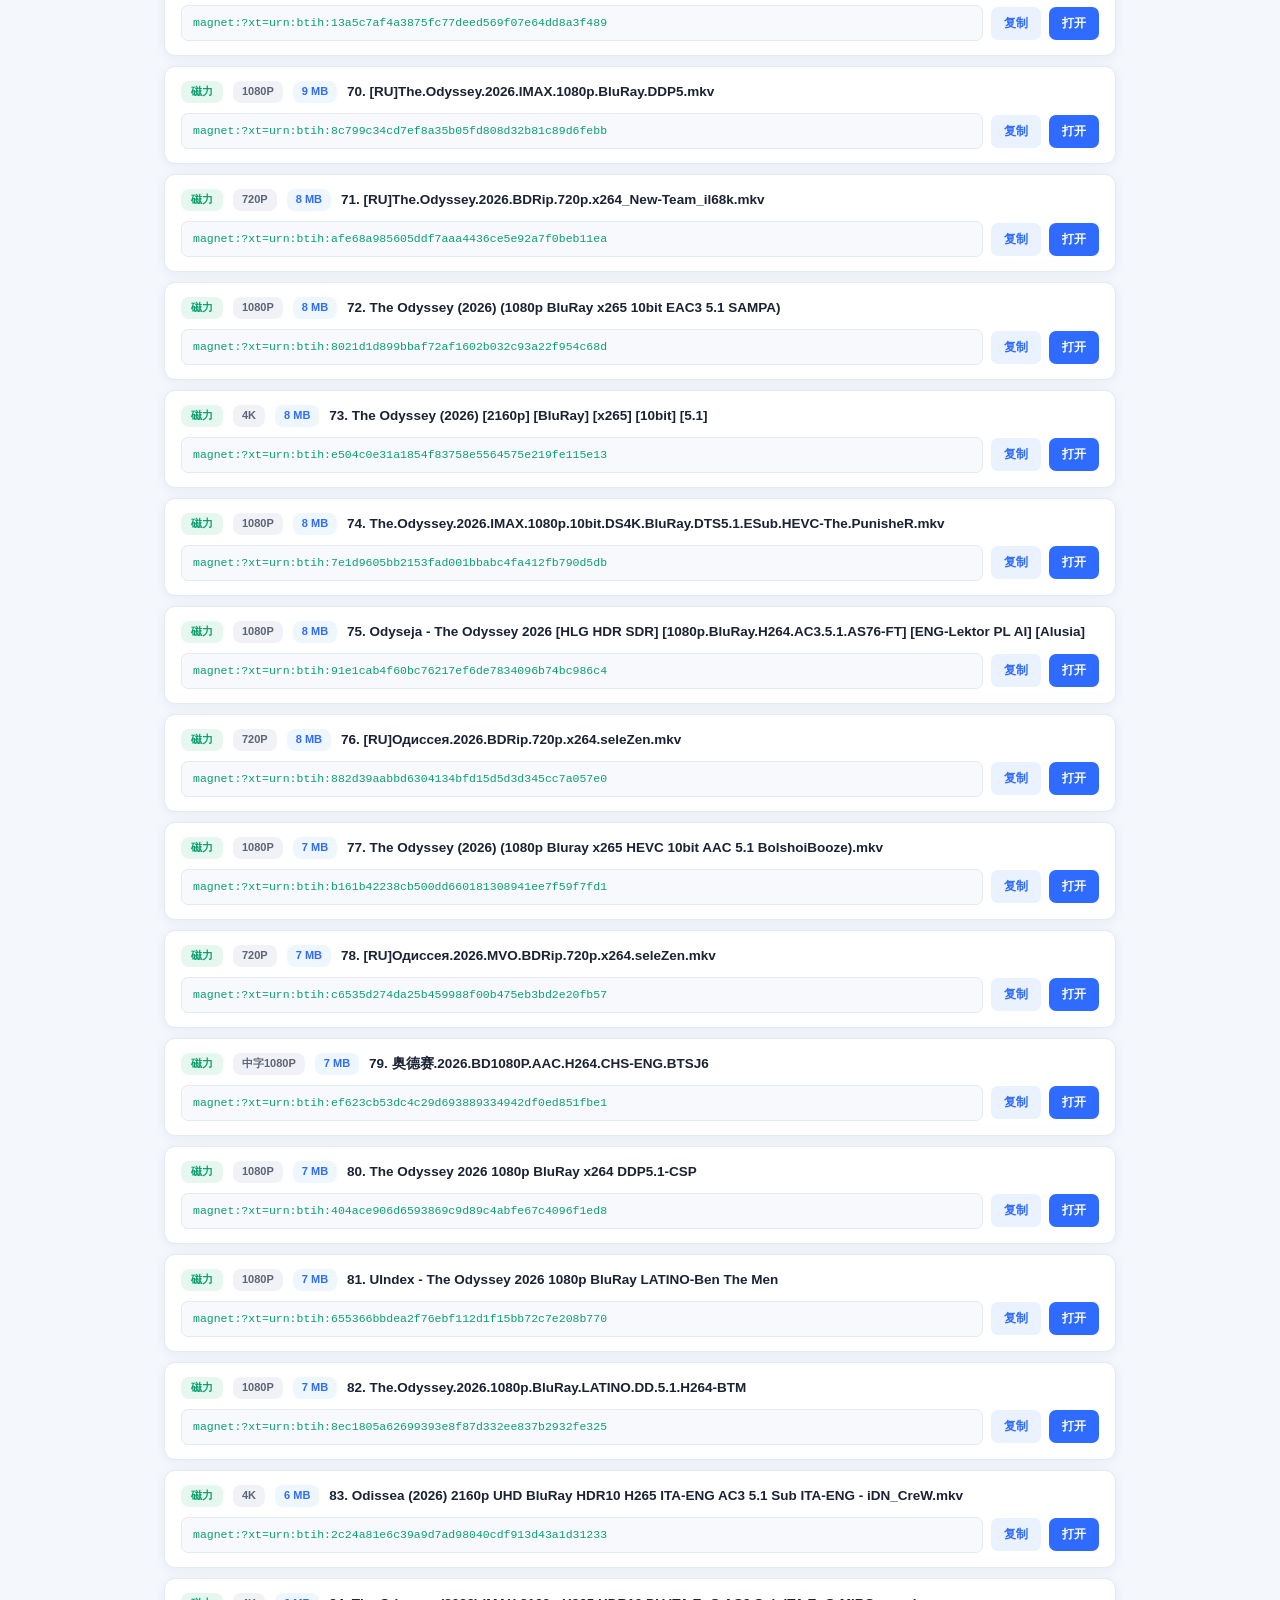
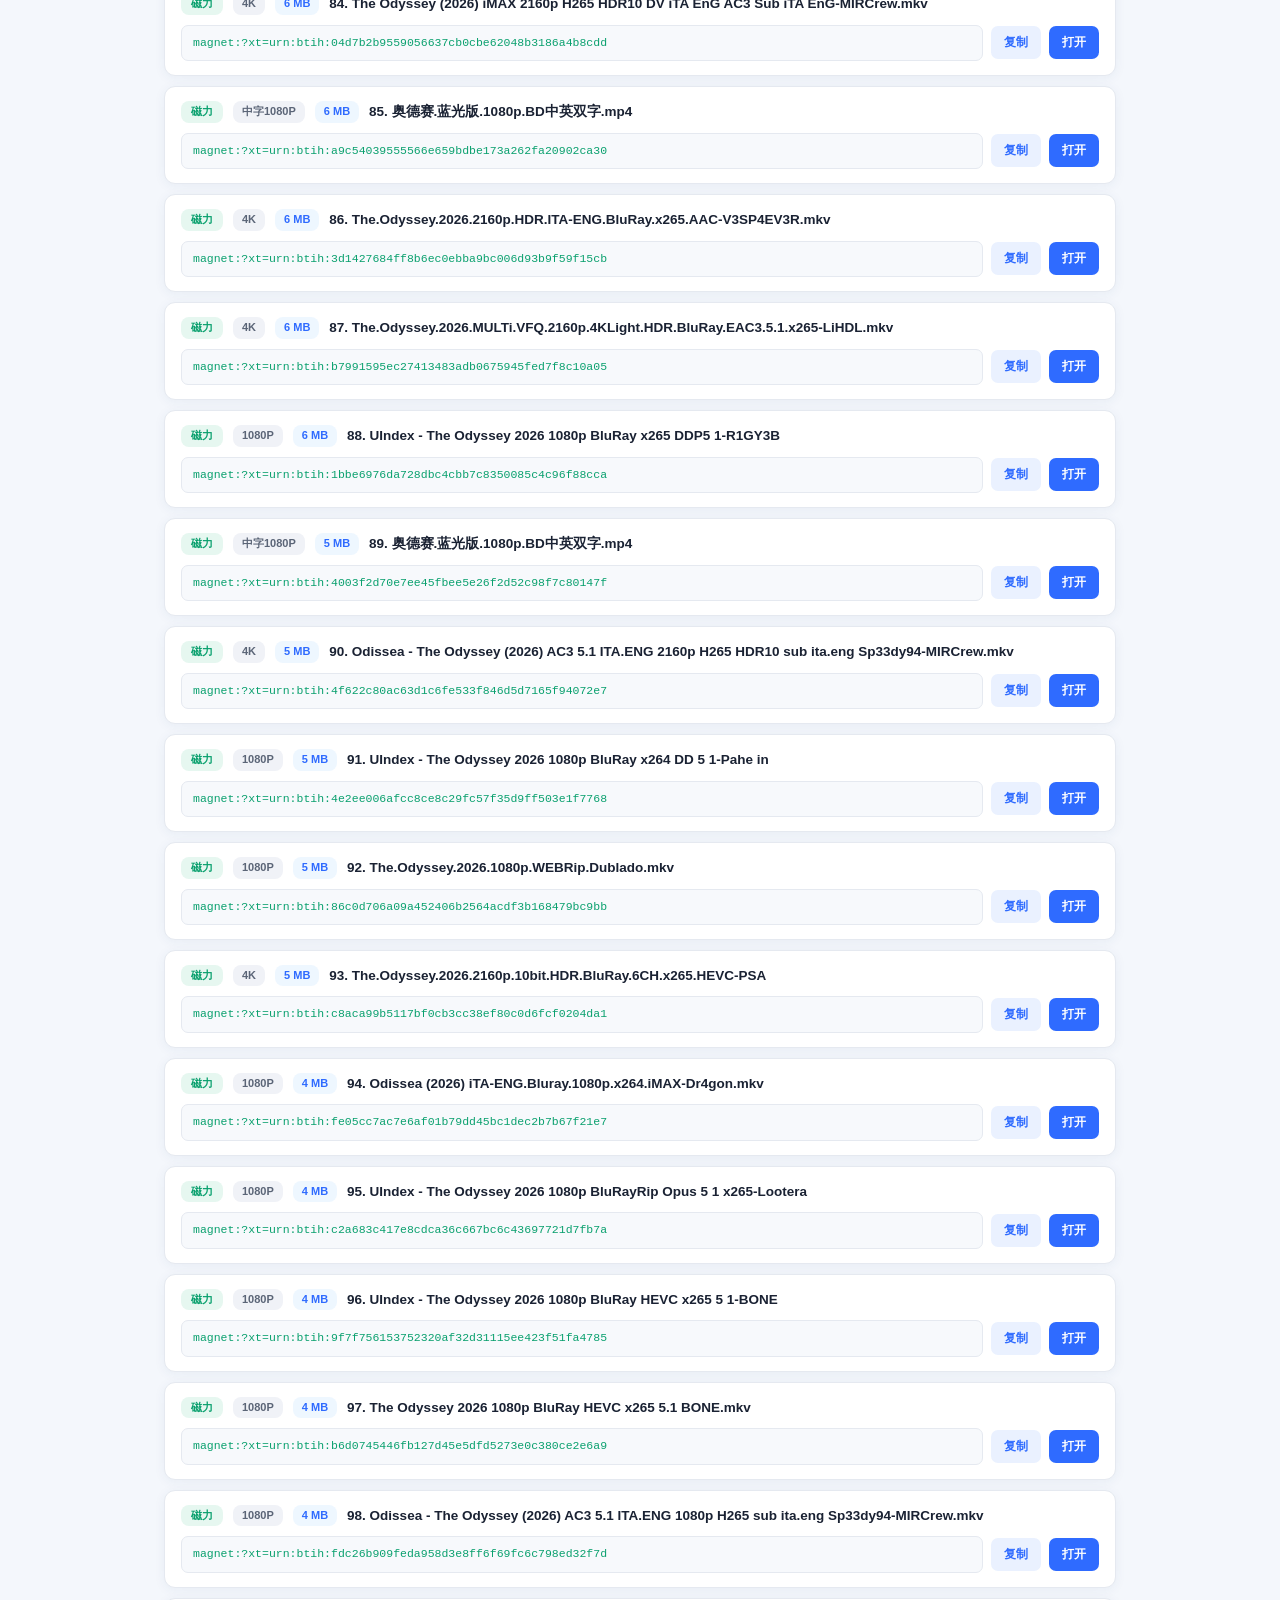
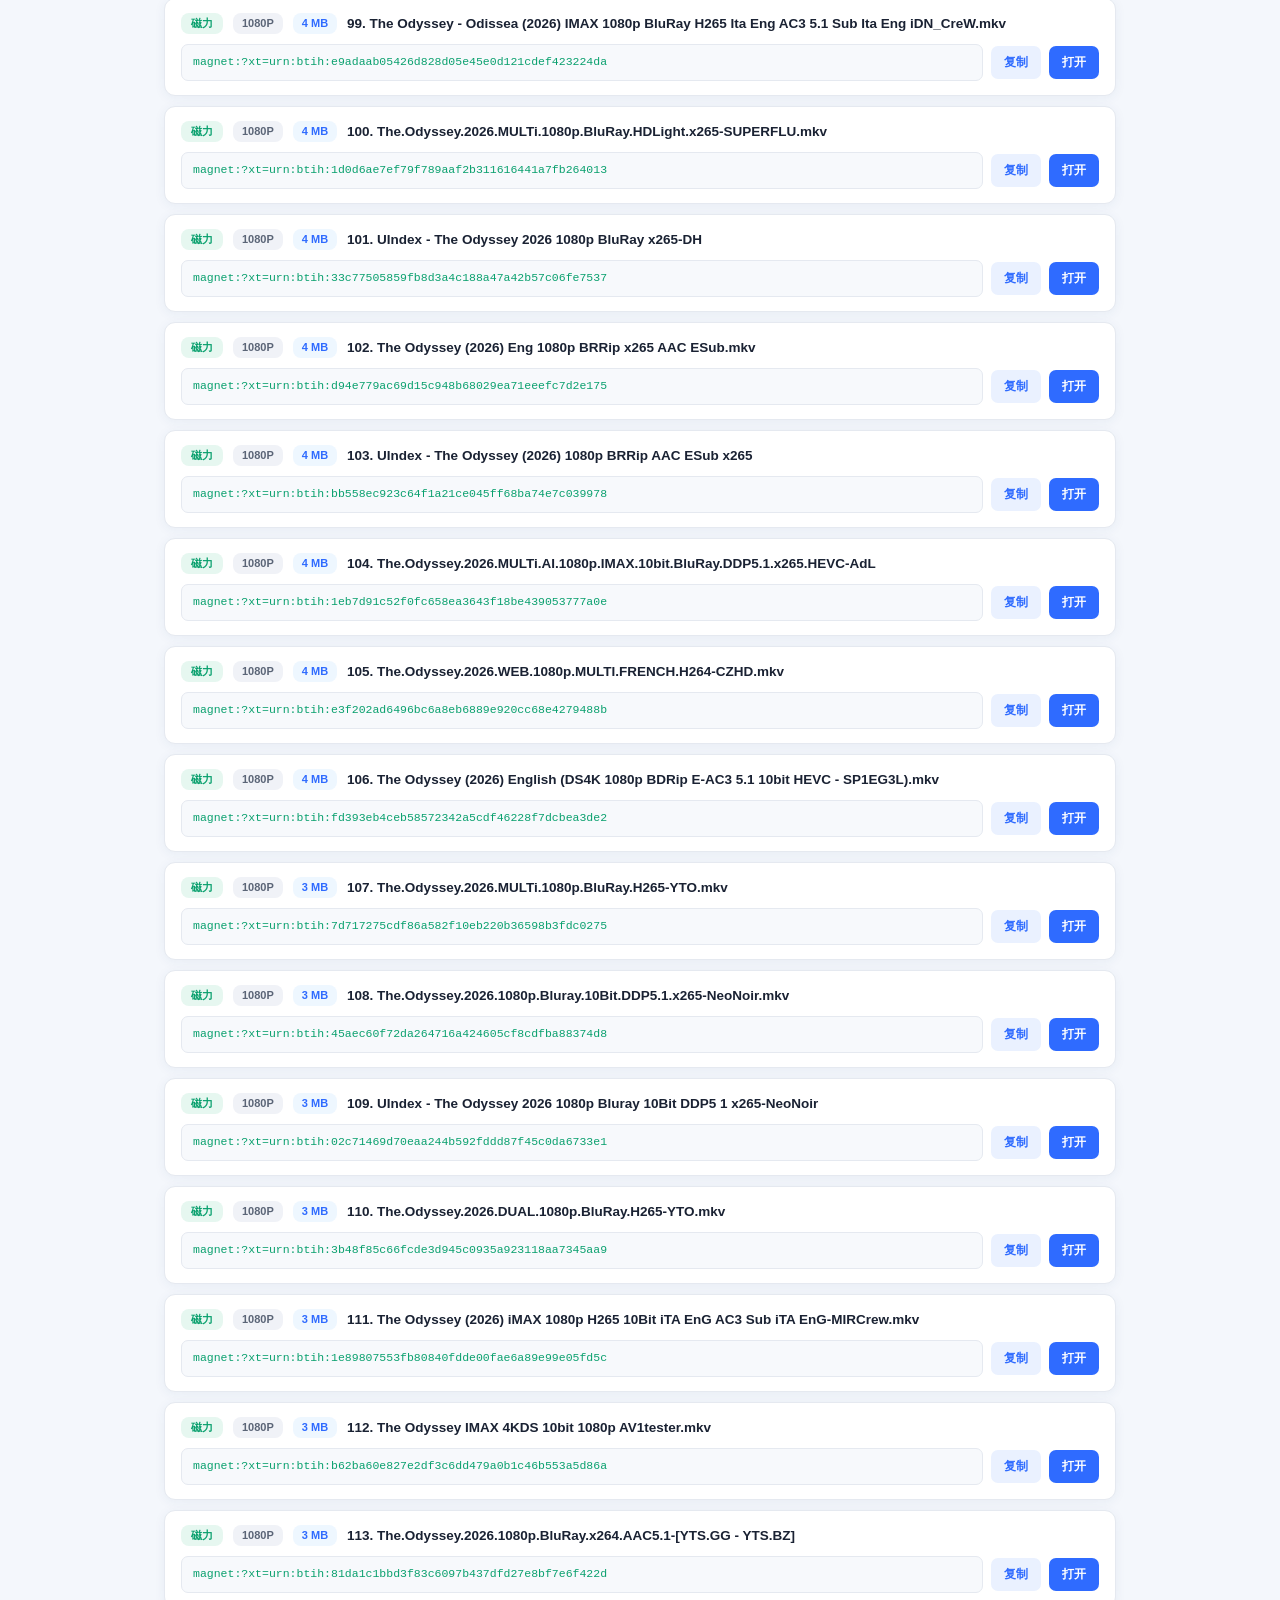
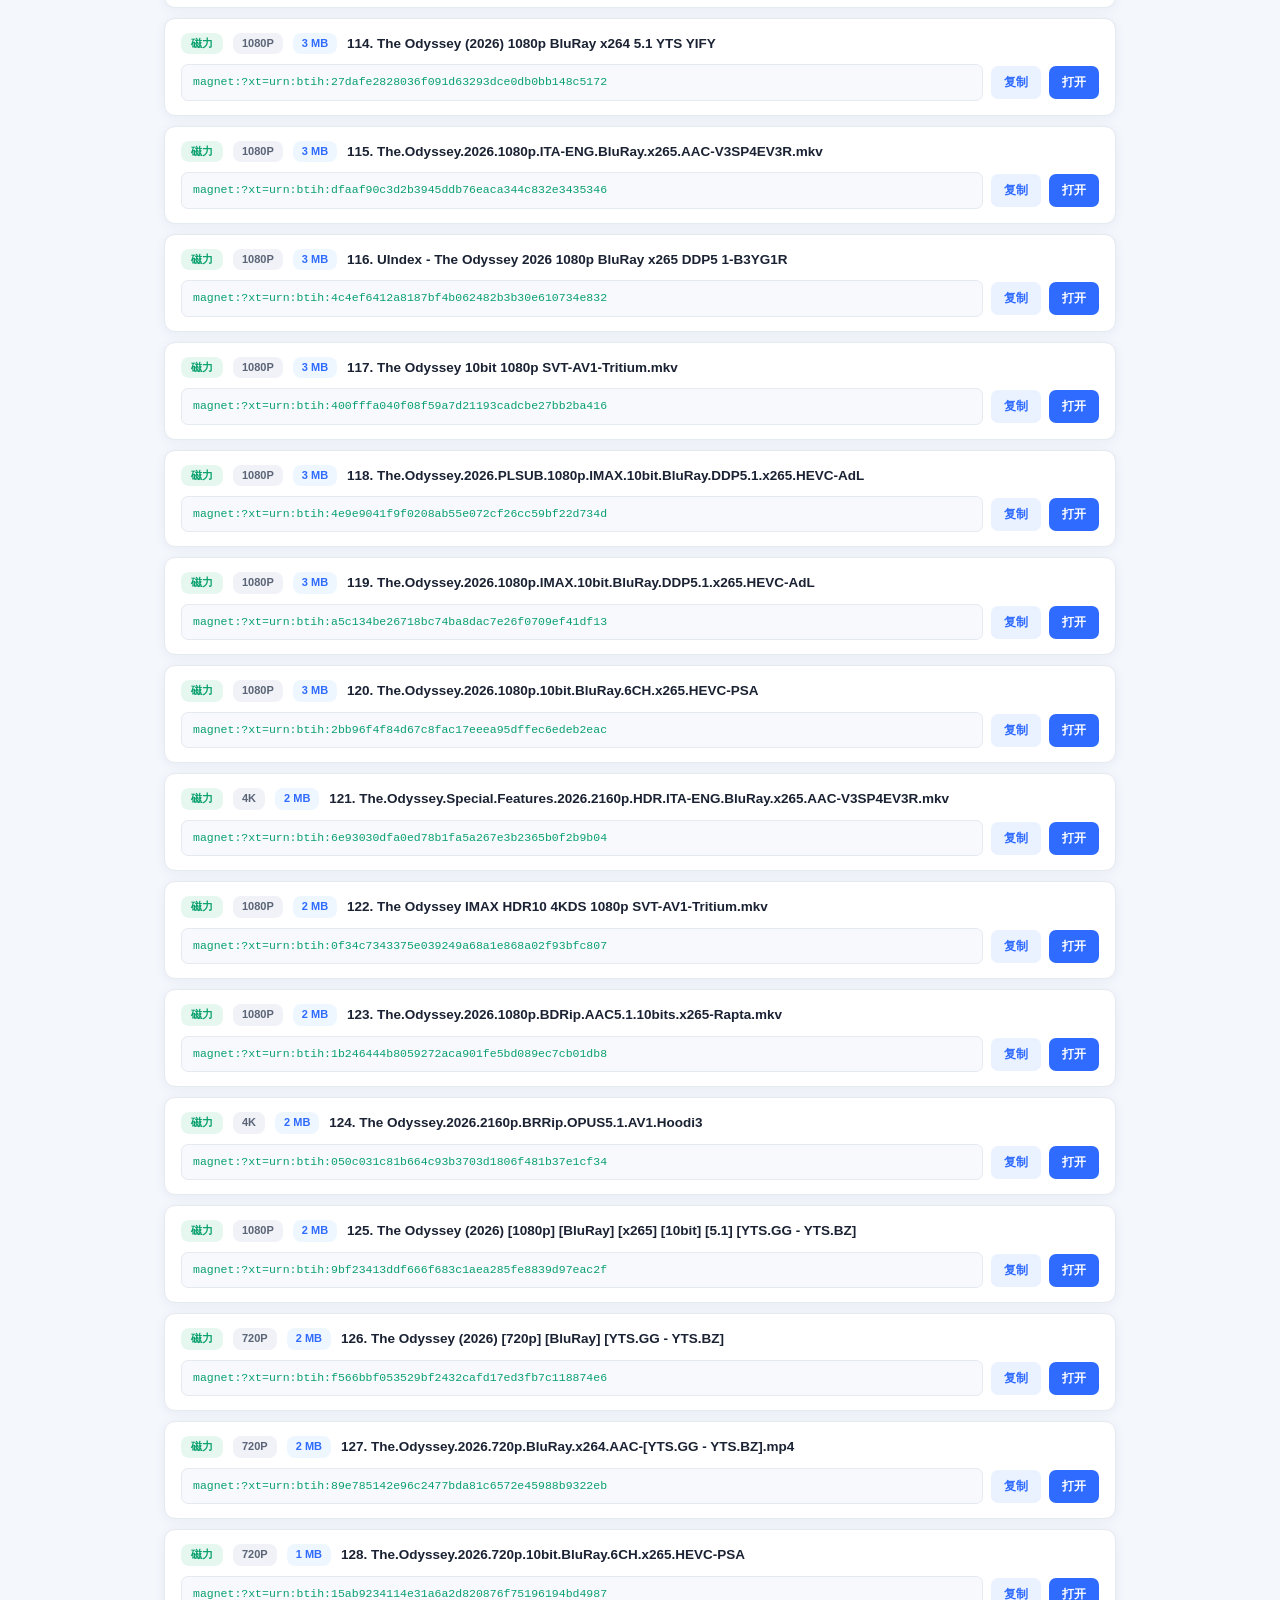
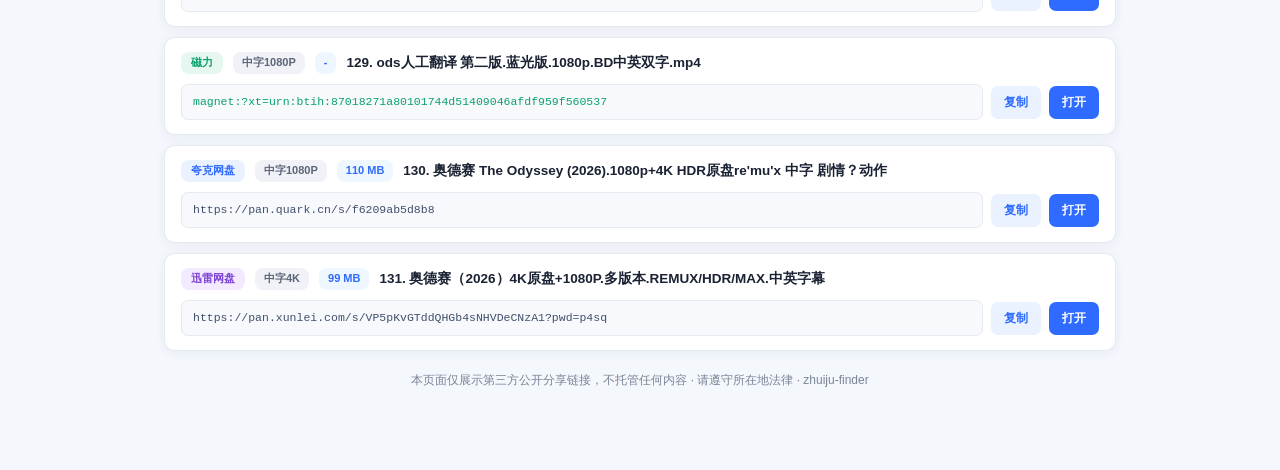
<file: 磁力效果预览.html>
<!DOCTYPE html>
<html lang="zh-CN">
<head>
<meta charset="UTF-8">
<meta name="viewport" content="width=device-width, initial-scale=1.0">
<title>磁力直链效果预览 · 奥德赛</title>
<style>
  * { margin:0; padding:0; box-sizing:border-box; }
  :root{
    --primary:#2f6bff; --primary-d:#1b4fd8; --primary-l:#eaf1ff;
    --ink:#1a2233; --muted:#7a8496; --line:#e5e9f0; --bg:#f4f7fc;
    --green:#0aa06e; --shadow:0 2px 12px rgba(30,60,120,.06);
  }
  body{ font-family:-apple-system,BlinkMacSystemFont,"Segoe UI","PingFang SC","Microsoft YaHei",sans-serif;
        background:var(--bg); color:var(--ink); line-height:1.6; }
  .hero{ background:linear-gradient(135deg,#2f6bff 0%,#1b4fd8 100%); color:#fff; padding:38px 24px 30px; }
  .wrap{ max-width:1000px; margin:0 auto; }
  .hero h1{ font-size:26px; font-weight:700; display:flex; align-items:center; gap:10px; }
  .hero p{ opacity:.9; margin-top:8px; font-size:14px; }
  .badge-real{ display:inline-block; background:rgba(255,255,255,.2); border:1px solid rgba(255,255,255,.4);
        padding:2px 10px; border-radius:12px; font-size:12px; margin-left:8px; font-weight:500; }
  .querybar{ display:flex; gap:10px; margin-top:20px; flex-wrap:wrap; }
  .querybar .qbox{ flex:1; min-width:220px; background:#fff; border-radius:10px; padding:11px 16px;
        color:var(--ink); font-size:15px; display:flex; align-items:center; gap:8px; }
  .querybar .qbox b{ color:var(--primary); }
  .querybar .btn{ background:#fff; color:var(--primary); border:none; border-radius:10px; padding:0 20px;
        font-weight:700; font-size:14px; cursor:pointer; }
  .stats{ display:flex; gap:12px; margin-top:18px; flex-wrap:wrap; }
  .stat{ background:rgba(255,255,255,.15); border-radius:10px; padding:8px 16px; font-size:13px; }
  .stat b{ font-size:18px; margin-right:4px; }
  .main{ max-width:1000px; margin:0 auto; padding:22px 24px 60px; }
  .notice{ background:#fff8e6; border:1px solid #ffe0a3; color:#8a6a1f; border-radius:10px;
        padding:12px 16px; font-size:13px; margin-bottom:20px; }
  .toolbar{ display:flex; gap:10px; align-items:center; flex-wrap:wrap; margin-bottom:16px; }
  .toolbar select,.toolbar input{ border:1px solid var(--line); border-radius:8px; padding:9px 12px;
        font-size:13px; background:#fff; color:var(--ink); outline:none; }
  .toolbar input{ flex:1; min-width:160px; }
  .toolbar .copyall{ background:var(--primary); color:#fff; border:none; border-radius:8px;
        padding:9px 16px; font-size:13px; font-weight:600; cursor:pointer; }
  .toolbar .copyall:hover{ background:var(--primary-d); }
  .result-meta{ color:var(--muted); font-size:13px; margin-bottom:12px; }
  .result-meta b{ color:var(--primary); }
  .list{ display:flex; flex-direction:column; gap:10px; }
  .card{ background:#fff; border:1px solid var(--line); border-radius:11px; padding:14px 16px;
        box-shadow:var(--shadow); transition:.15s; }
  .card:hover{ border-color:var(--primary); box-shadow:0 5px 18px rgba(47,107,255,.12); }
  .card-head{ display:flex; align-items:flex-start; gap:10px; flex-wrap:wrap; }
  .ty{ font-size:11px; padding:2px 10px; border-radius:8px; font-weight:700; white-space:nowrap; }
  .ty-magnet{ background:#e6f7f0; color:var(--green); }
  .ty-quark{ background:var(--primary-l); color:var(--primary); }
  .ty-xunlei{ background:#f3eaff; color:#7b3fd4; }
  .ty-ed2k{ background:#fff3dd; color:#b37300; }
  .ty-other{ background:#eef0f4; color:#7a8496; }
  .ver{ font-size:11px; padding:2px 9px; border-radius:8px; background:#f0f2f7; color:#5b6577; font-weight:600; }
  .size{ font-size:11px; padding:2px 9px; border-radius:8px; background:#eef7ff; color:#2f6bff; font-weight:600; }
  .fname{ flex:1; min-width:200px; font-size:13.5px; font-weight:600; word-break:break-word; }
  .link-row{ display:flex; gap:8px; align-items:center; margin-top:10px; }
  .link-box{ flex:1; min-width:0; background:#f7f9fc; border:1px solid var(--line); border-radius:7px;
        padding:8px 11px; font-family:ui-monospace,SFMono-Regular,Consolas,monospace; font-size:11.5px;
        color:#40506a; overflow:hidden; text-overflow:ellipsis; white-space:nowrap; user-select:all; }
  .link-box.mag{ color:#0aa06e; }
  .mini{ border:none; border-radius:7px; padding:8px 13px; font-size:12px; font-weight:600; cursor:pointer; white-space:nowrap; }
  .mini.copy{ background:var(--primary-l); color:var(--primary); }
  .mini.copy:hover{ background:#d9e6ff; }
  .mini.open{ background:var(--primary); color:#fff; }
  .mini.open:hover{ background:var(--primary-d); }
  .toast{ position:fixed; bottom:30px; left:50%; transform:translateX(-50%) translateY(100px);
        background:#1a2233; color:#fff; padding:12px 24px; border-radius:10px; font-size:14px;
        box-shadow:0 8px 30px rgba(0,0,0,.25); opacity:0; transition:.3s; z-index:99; }
  .toast.show{ transform:translateX(-50%) translateY(0); opacity:1; }
  .foot{ text-align:center; color:var(--muted); font-size:12px; padding:20px; }
  .empty{ text-align:center; color:var(--muted); padding:50px; font-size:14px; }
</style>
</head>
<body>
<div class="hero">
  <div class="wrap">
    <h1>🎬 追剧资源直链搜索 <span class="badge-real">真实数据快照</span></h1>
    <p>输入片名 → 直接列出真实磁力/网盘链接，一键复制，无需逐个网站搜索</p>
    <div class="querybar">
      <div class="qbox">片名：<b>奥德赛</b> The Odyssey (2026) &nbsp;·&nbsp; 来源：BD影视 &nbsp;·&nbsp; ID: 0lj0</div>
      <button class="btn" onclick="document.querySelector('.main').scrollIntoView({behavior:'smooth'})">查看链接 ↓</button>
    </div>
    <div class="stats">
      <div class="stat"><b>131</b>条资源</div>
      <div class="stat"><b>129</b>条磁力</div>
      <div class="stat"><b>2</b>条网盘</div>
      <div class="stat">抓取时间 2026-11-16 20:49</div>
    </div>
  </div>
</div>

<div class="main">
  <div class="notice">
    ✅ 这是<strong>真实抓取的数据</strong>（非模拟）：由工具调用 BD影视接口 real 获取，每条都是可直接复制到下载工具的真实链接。本页面为静态快照，方便你预览最终效果；部署后的工具会实时抓取最新数据。
  </div>

  <div class="toolbar">
    <select id="typeFilter" onchange="render()">
      <option value="">全部类型</option>
      <option value="magnet">仅磁力</option>
      <option value="quark">仅夸克网盘</option>
      <option value="xunlei">仅迅雷网盘</option>
    </select>
    <select id="verFilter" onchange="render()">
      <option value="">全部版本</option>
    </select>
    <input id="kw" placeholder="筛选文件名（如 4K、中字、原盘…）" oninput="render()">
    <button class="copyall" onclick="copyAll()">📋 复制当前全部链接</button>
  </div>

  <div class="result-meta" id="meta"></div>
  <div class="list" id="list"></div>
  <div class="foot">本页面仅展示第三方公开分享链接，不托管任何内容 · 请遵守所在地法律 · zhuiju-finder</div>
</div>

<div class="toast" id="toast"></div>

<script>
const DATA = [{"filename": "[RU]Одиссея / The Odyssey (2026) UHD BDRemux 2160p | 4K | HDR10 | D, P, P2, A | WinMedia, TVShows, HDRezka Studio, Jaskier, ViruseProject, Яроцкий", "url": "magnet:?xt=urn:btih:3f1a1bd7518e476f6c182d1a7c0b233b3ea78fe2", "type": "magnet", "type_label": "磁力", "size": 86.86, "version": "原盘"}, {"filename": "The.Odyssey.2026.2160p.UHD.BluRay.Remux.HDR.MULTi.LAT.FRE.DTS-HD.MA.H265-BTM", "url": "magnet:?xt=urn:btih:a3b33f58a5c81f6901c5bab217b1688c9f320e7f", "type": "magnet", "type_label": "磁力", "size": 86.3, "version": "原盘"}, {"filename": "[RU]Одиссея / The Odyssey (2026) UHD BDRemux 2160p | 4K | HDR10 | D, P | WinMedia, TVShows, HDRezka Studio, Jaskier", "url": "magnet:?xt=urn:btih:4b9142488daace57b6beba8b763c6f4dffe223cd", "type": "magnet", "type_label": "磁力", "size": 84.7, "version": "原盘"}, {"filename": "Odissea.2026.UHD.2160p.BluRay.UNTOUCHED.HDR10.HEVC-THD", "url": "magnet:?xt=urn:btih:f3e5c5f6ba7aba5dbc65082629f673d42182fb19", "type": "magnet", "type_label": "磁力", "size": 84.41, "version": "4K"}, {"filename": "[RU]Одиссея / The Odyssey (2026) UHD BDRemux 2160p | 4K | HDR10 | D, P | HDRezka Studio, Jaskier", "url": "magnet:?xt=urn:btih:015c154c413cb7fa9926ecfc5951283d0d63039e", "type": "magnet", "type_label": "磁力", "size": 83.77, "version": "原盘"}, {"filename": "The.Odyssey.2026.2160p.UHD.BluRay.Remux.HDR.LATINO.DTS-HD.MA.H265-BTM", "url": "magnet:?xt=urn:btih:d730eb10bb6d4e2bcfa0ff86a39c832284a8c707", "type": "magnet", "type_label": "磁力", "size": 83.67, "version": "原盘"}, {"filename": "[RU]The.Odyssey.2026.UHD.BDREMUX.2160p.HDR.seleZen.mkv", "url": "magnet:?xt=urn:btih:e5f57fec70542bbf428c19310aea2d8d3d1bf397", "type": "magnet", "type_label": "磁力", "size": 83.46, "version": "原盘"}, {"filename": "The.Odyssey.2026.4K.HDR.2160p.BDRemux Ita Eng x265-NAHOM", "url": "magnet:?xt=urn:btih:8df8bee6c01e19816dd8a5e8fff9519bc12f3ed5", "type": "magnet", "type_label": "磁力", "size": 82.9, "version": "原盘"}, {"filename": "The.Odyssey.2026.BDRemux.2160p.HDR.mkv", "url": "magnet:?xt=urn:btih:bfef33c3eb670dc65dc49c81c6ee41c1dcb7d5b9", "type": "magnet", "type_label": "磁力", "size": 82.84, "version": "原盘"}, {"filename": "奥德赛[中文字幕+特效字幕].The.Odyssey.2026.USA.V2.BluRay.Remux.UHD.HDR10.2160p.DTS-HDMA5.1-DreamHD", "url": "magnet:?xt=urn:btih:4d1643969b6eb2d6ab8a9d8e81ca3e049cb34e0e", "type": "magnet", "type_label": "磁力", "size": 82.37, "version": "原盘"}, {"filename": "奥德赛[简繁英字幕].The.Odyssey.2026.USA.BluRay.Remux.UHD.HDR10.2160p.DTS-HDMA5.1-DreamHD", "url": "magnet:?xt=urn:btih:7bb4e73c828c815b9b145a9860f9573e9927429b", "type": "magnet", "type_label": "磁力", "size": 82.22, "version": "原盘"}, {"filename": "The.Odyssey.2026.2160p.UHD.Blu-ray.Remux.HDR.HEVC.DTS-HD.MA.5.1-CiNEPHiLES.mkv", "url": "magnet:?xt=urn:btih:38e1db1c08b3312238c94813a0bf61104dbaab03", "type": "magnet", "type_label": "磁力", "size": 82.19, "version": "原盘"}, {"filename": "The.Odyssey.2026.2160p.UHD.Blu-ray.Remux.HDR.HEVC.DTS-HD.MA.5.1-CiNEPHiLES.PROPER.mkv", "url": "magnet:?xt=urn:btih:a806bd379e5d62dd38731911407d4a4bcb12190d", "type": "magnet", "type_label": "磁力", "size": 82.19, "version": "原盘"}, {"filename": "The Odyssey 2026 2160p UHD Blu-ray Remux HDR HEVC DTS-HD MA 5 1-CiNEPHiLES", "url": "magnet:?xt=urn:btih:2fb03549f7515b2076527ae7f8131f1ae4c9ac58", "type": "magnet", "type_label": "磁力", "size": 82.19, "version": "原盘"}, {"filename": "奥德赛[简繁英字幕].The.Odyssey.2026.2160p.UHD.BluRay.Remux.HEVC.HDR.DTS-HD.MA.5.1-QuickIO", "url": "magnet:?xt=urn:btih:a9c120e83f66a55b5032f37bf21eabe62999db77", "type": "magnet", "type_label": "磁力", "size": 82.19, "version": "原盘"}, {"filename": "The.Odyssey.2026.2160p.UHD.Blu-ray.Remux.HDR.HEVC.DTS-HD.MA.5.1-CiNEPHiLES.mkv", "url": "magnet:?xt=urn:btih:ace6ee112446904ea51a44756caa819153ae242f", "type": "magnet", "type_label": "磁力", "size": 82.19, "version": "原盘"}, {"filename": "奥德赛[共2部合集][简繁英字幕].2026.USA.(incl.Special.Features).BluRay.Remux.AVC.1080p.DTS-HDMA5.1-DreamHD", "url": "magnet:?xt=urn:btih:6a45d3f91a243e3d63128e23d696254f649490ed", "type": "magnet", "type_label": "磁力", "size": 63.92, "version": "原盘"}, {"filename": "The.Odyssey.2026.1080p.BluRay.REMUX.MULTi.LAT.FRE.DTS-HD.MA.H264-BTM", "url": "magnet:?xt=urn:btih:5dcf16dbfe3e8dd35f7bc3bd9171ecc94f28ad6b", "type": "magnet", "type_label": "磁力", "size": 44.93, "version": "原盘"}, {"filename": "[RU]The.Odyssey.2026.1080p.Remux.AVC.DTS-HD.MA.5.1.mkv", "url": "magnet:?xt=urn:btih:3544b7f81984c25c7998e4a4a592e3e310f287f9", "type": "magnet", "type_label": "磁力", "size": 42.62, "version": "原盘"}, {"filename": "[RU]The.Odyssey.2026.1080p.Remux.AVC.DTS-HD.MA.5.1.mkv", "url": "magnet:?xt=urn:btih:43a8f04cb0af1c086cfb2f37ed86c23761864cc9", "type": "magnet", "type_label": "磁力", "size": 42.16, "version": "原盘"}, {"filename": "[RU]The.Odyssey.2026.1080p.Remux.AVC.DTS-HD.MA.5.1.mkv", "url": "magnet:?xt=urn:btih:1899a9bc92c27db4dea45d29d5144fd726198f36", "type": "magnet", "type_label": "磁力", "size": 41.7, "version": "原盘"}, {"filename": "The.Odyssey.2026.1080p.Blu-ray.Remux.AVC.DTS-HD.MA.5.1-CiNEPHiLES.UKRsub.SviySUB.mkv", "url": "magnet:?xt=urn:btih:9fe0a292e3d40e9af362e3bee2aeb26e49f6a18b", "type": "magnet", "type_label": "磁力", "size": 41.53, "version": "原盘"}, {"filename": "奥德赛[中文字幕+特效字幕].The.Odyssey.2026.USA.V2.BluRay.Remux.AVC.1080p.DTS-HDMA5.1-DreamHD", "url": "magnet:?xt=urn:btih:36c7a4a22dbf255e0e17247bf8f68e0c38cdd85f", "type": "magnet", "type_label": "磁力", "size": 41.24, "version": "原盘"}, {"filename": "奥德赛[简繁英字幕].The.Odyssey.2026.1080p.BluRay.Remux.AVC.DTS-HD.MA.5.1-QuickIO", "url": "magnet:?xt=urn:btih:e9386874bf9ca12c9d66fb14394e3be40bb9bdd4", "type": "magnet", "type_label": "磁力", "size": 40.81, "version": "原盘"}, {"filename": "The.Odyssey.2026.1080p.Blu-ray.Remux.AVC.DTS-HD.MA.5.1-CiNEPHiLES.mkv", "url": "magnet:?xt=urn:btih:8189ac01f29a92e98080616f492c75b0e00db5cd", "type": "magnet", "type_label": "磁力", "size": 40.81, "version": "原盘"}, {"filename": "The Odyssey 2026 UHD BluRay 2160p HDR10 HEVC DTS-HD MA 5.1 x265-E", "url": "magnet:?xt=urn:btih:27dec5da8892eff0cfbcbad7903839e723f1f117", "type": "magnet", "type_label": "磁力", "size": 37.41, "version": "4K"}, {"filename": "[RU]The.Odyssey.2026.2160p.UHD.BDRip.HDR10.x265.mkv", "url": "magnet:?xt=urn:btih:67e5542379353c9dc04df8a58f22075ab677da36", "type": "magnet", "type_label": "磁力", "size": 36.59, "version": "4K"}, {"filename": "The.Odyssey.2026.iNTERNAL.UHD.BluRay.2160p.DTS-HD.MA.5.1.HDR10.x265[9.1.6 DOLBY ATMOS+Binaural]-SUPERSONiC.mkv", "url": "magnet:?xt=urn:btih:dcc1affe4e688503bde929689dbf7908c0e2e14b", "type": "magnet", "type_label": "磁力", "size": 34.68, "version": "4K"}, {"filename": "The.Odyssey.2026.IMAX.UHD.2160p.10bit.Blu-Ray.SDR.DTS.5.1.HEVC.ESub-NmCT.mkv", "url": "magnet:?xt=urn:btih:ac2c3416a4042c764e1326b842b98b24d6db968d", "type": "magnet", "type_label": "磁力", "size": 32.03, "version": "4K"}, {"filename": "奥德赛[中文字幕+特效字幕].The.Odyssey.2026.USA.V2.BluRay.2160p.DTS-HDMA5.1.HDR10.x265.10bit-DreamHD", "url": "magnet:?xt=urn:btih:5694cd09f404f602b8b8bd5bf5a6246e27212f99", "type": "magnet", "type_label": "磁力", "size": 30.51, "version": "中字4K"}, {"filename": "奥德赛[简繁英字幕].The.Odyssey.2026.USA.BluRay.2160p.DTS-HDMA5.1.HDR10.x265.10bit-DreamHD", "url": "magnet:?xt=urn:btih:28f5eae6f20234db2a97cddb9847cb4a076ae390", "type": "magnet", "type_label": "磁力", "size": 30.36, "version": "中字4K"}, {"filename": "奥德赛[简繁英双语字幕].The.Odyssey.2026.2160p.UHD.BluRay.HDR.x265.10bit.DTS-HD.MA.5.1-ParkHD", "url": "magnet:?xt=urn:btih:30ac21532e9a5dc40da04bc255ba8fd9814fadcc", "type": "magnet", "type_label": "磁力", "size": 29.78, "version": "中字4K"}, {"filename": "[RU]The.Odyssey.2026.x264.BDRip.1080p.mkv", "url": "magnet:?xt=urn:btih:0940948e8f6c9ec9512a5ca9da9a1fc526e3fe7d", "type": "magnet", "type_label": "磁力", "size": 29.77, "version": "1080P"}, {"filename": "The Odyssey 2026 2160p UHD BDRip HEVC 10bit HDR DTS-HD.MA.5.1 MUSHR00M.mkv", "url": "magnet:?xt=urn:btih:478a2a33365e8702d9b195547b111bb367ac494a", "type": "magnet", "type_label": "磁力", "size": 28.65, "version": "4K"}, {"filename": "[RU]The.Odyssey.2026.x264.BDRip.1080p.mkv", "url": "magnet:?xt=urn:btih:1b94b6874861b9d1960c6560b94615b024ad9658", "type": "magnet", "type_label": "磁力", "size": 27.61, "version": "1080P"}, {"filename": "奥德赛[共2部合集][简繁英字幕].The.Odyssey.2026.USA.(incl.Special.Features).BluRay.1080p.DTS-HDMA5.1.x264-DreamHD", "url": "magnet:?xt=urn:btih:c281601c87e5f21b92451858bca4898b90729325", "type": "magnet", "type_label": "磁力", "size": 27.26, "version": "中字1080P"}, {"filename": "[RU]The.Odyssey.2026.x264.BDRip.1080p.mkv", "url": "magnet:?xt=urn:btih:affb0d12bfc0d4d9e6db7a7755245e702f74a392", "type": "magnet", "type_label": "磁力", "size": 26.68, "version": "1080P"}, {"filename": "The Odyssey (2026) (2160p UHD BluRay x265 10bit HDR DTS-HD MA 5.1 r00t)", "url": "magnet:?xt=urn:btih:9c720169ab0575f185a48126a4ac35bc4f26fa54", "type": "magnet", "type_label": "磁力", "size": 26.04, "version": "4K"}, {"filename": "[RU]The.Odyssey.2026.2160p.UHD.BDRip.HDR.x265.mkv", "url": "magnet:?xt=urn:btih:4c3ffd1d4fb89d65f8e672dee2010fa73c0f65cd", "type": "magnet", "type_label": "磁力", "size": 24.01, "version": "4K"}, {"filename": "The.Odyssey.2026.EXTRAS.1080p.BluRay.H264-RiSEHD", "url": "magnet:?xt=urn:btih:c525b641e186a594fd2dba93bb2ad473dda84238", "type": "magnet", "type_label": "磁力", "size": 22.83, "version": "1080P"}, {"filename": "The.Odyssey.2026.UHD.BluRay.2160p.DDP.5.1.HDR.x265-hallowed.mkv", "url": "magnet:?xt=urn:btih:0a0d6476856dcdc4a893881e30947e6a4661d613", "type": "magnet", "type_label": "磁力", "size": 22.53, "version": "4K"}, {"filename": "The.Odyssey.2026.1080p.BluRray.Multi.DTS-HD.MA.5.1(Eng).x264-KIN.mkv", "url": "magnet:?xt=urn:btih:5bb52dd20dcc5825d0d2e754cb86aad3bead9caf", "type": "magnet", "type_label": "磁力", "size": 21.89, "version": "1080P"}, {"filename": "奥德赛[简繁英字幕].The.Odyssey.2026.2160p.UHD.BluRay.x265.10bit.HEVC.HDR.DTS-HD.MA.5.1-QuickIO", "url": "magnet:?xt=urn:btih:8eb2ce6d7bb55466ac454c20a6ccd80686b615c3", "type": "magnet", "type_label": "磁力", "size": 21.42, "version": "中字4K"}, {"filename": "Odissea.2026.iTA-ENG.Bluray.2160p.HEVC.HDR.x265-CYBER.mkv", "url": "magnet:?xt=urn:btih:65017fe4a8f8ee637fd24307891efc398417a144", "type": "magnet", "type_label": "磁力", "size": 20.35, "version": "4K"}, {"filename": "奥德赛[中文字幕+特效字幕].The.Odyssey.2026.USA.V2.BluRay.1080p.DTS-HDMA5.1.x264-DreamHD", "url": "magnet:?xt=urn:btih:2ca6dcc7554bfdd4c5e41dfa4468c3ee34ec0175", "type": "magnet", "type_label": "磁力", "size": 19.7, "version": "中字1080P"}, {"filename": "The.Odyssey.2026.MULTi.VFQ.2160p.HDR.BluRay.H265.mkv", "url": "magnet:?xt=urn:btih:86509e207ba65aa7d702f23402842dc5d48fb0bc", "type": "magnet", "type_label": "磁力", "size": 19.54, "version": "4K"}, {"filename": "The.Odyssey.2026.BluRay.1080p.AC3.Audio.x264-112114119", "url": "magnet:?xt=urn:btih:7f2a3b56131b788e51a43578b3312d1d0a2337a2", "type": "magnet", "type_label": "磁力", "size": 18.57, "version": "中字1080P"}, {"filename": "The Odyssey 2026 1080P BluRay 5.1. X265 POOTLED.mkv", "url": "magnet:?xt=urn:btih:853ffaa5f8ef256499dd5a6b4c07ab8da0578994", "type": "magnet", "type_label": "磁力", "size": 18.53, "version": "1080P"}, {"filename": "Odissea.2026.1080p.BluRay.x264-THD.mkv", "url": "magnet:?xt=urn:btih:eb7c84c8ca53090cc23f66f8d8c670051bad3c09", "type": "magnet", "type_label": "磁力", "size": 18.14, "version": "1080P"}, {"filename": "The.Odyssey.2026.MULTi.VFQ.1080p.BluRay.x264-SUPERFLU.mkv", "url": "magnet:?xt=urn:btih:2d0d6113b902360aa7739a428c2cb4556a080735", "type": "magnet", "type_label": "磁力", "size": 17.67, "version": "1080P"}, {"filename": "Odissea.2026.iTA-ENG.Bluray.1080p.x264-CYBER.mkv", "url": "magnet:?xt=urn:btih:962a7789fef0c0627865d234dfea781458266ea2", "type": "magnet", "type_label": "磁力", "size": 16.55, "version": "1080P"}, {"filename": "奥德赛[共2部合集][中文字幕].The.Odyssey.2026.USA.(incl.Special.Features).BluRay.1080p.AAC.x264-DreamHD", "url": "magnet:?xt=urn:btih:7deb9f706178868db48f932320d6b4569e4b86e6", "type": "magnet", "type_label": "磁力", "size": 16.3, "version": "中字1080P"}, {"filename": "奥德赛[共2部合集][简繁英字幕].2026.USA.(incl.Special.Features).BluRay.1080p.DTS-HDMA5.1.x265.10bit-DreamHD", "url": "magnet:?xt=urn:btih:3ca83d12dfcd2f9d6709af8f927dfeecc446d542", "type": "magnet", "type_label": "磁力", "size": 16.13, "version": "中字1080P"}, {"filename": "The.Odyssey.2026.2160p.SDR.AVC.IMAX.BluRay.DTS-HD.MA.5.1-KAY.mkv", "url": "magnet:?xt=urn:btih:a2b4c2ea8719899495c6660cee402d7b059a364e", "type": "magnet", "type_label": "磁力", "size": 15.67, "version": "4K"}, {"filename": "奥德赛[简繁英字幕].The.Odyssey.2026.1080p.BluRay.x264.DTS-QuickIO", "url": "magnet:?xt=urn:btih:a19316b4deeacb6c630c0ec5df2cdbf5dcd53594", "type": "magnet", "type_label": "磁力", "size": 15.26, "version": "中字1080P"}, {"filename": "奥德赛.2026.BD2160P.AAC.H264.CHS-ENG.BTSJ6", "url": "magnet:?xt=urn:btih:37d495f0979325736ab3245285538239cef7079e", "type": "magnet", "type_label": "磁力", "size": 15.09, "version": "中字4K"}, {"filename": "[RU]The.Odyssey.2026.BDRip.1080p.seleZen.mkv", "url": "magnet:?xt=urn:btih:387d1325d226741fe416d332d9301147dd610d71", "type": "magnet", "type_label": "磁力", "size": 14.36, "version": "1080P"}, {"filename": "The.Odyssey.2026.BluRay.1080p.DDP.5.1.x264-hallowed.mkv", "url": "magnet:?xt=urn:btih:088da0114f1697d74f13597061adafff6feb88b5", "type": "magnet", "type_label": "磁力", "size": 12.84, "version": "1080P"}, {"filename": "奥德赛[中文字幕+特效字幕].The.Odyssey.2026.USA.V2.BluRay.1080p.DTS-HDMA5.1.x265.10bit-DreamHD", "url": "magnet:?xt=urn:btih:877744909edf85a8aaac2ac44fb6c748bfa267fe", "type": "magnet", "type_label": "磁力", "size": 12.36, "version": "中字1080P"}, {"filename": "奥德赛[中文字幕+特效字幕].The.Odyssey.2026.USA.V2.BluRay.1080p.AAC.x264-DreamHD", "url": "magnet:?xt=urn:btih:4847be71f512cc39a85f323ae17aa32c698719ab", "type": "magnet", "type_label": "磁力", "size": 10.98, "version": "中字1080P"}, {"filename": "Odissea.2026.720p.BluRay.x264-THD", "url": "magnet:?xt=urn:btih:8b26a4b38c1095001fb73180fb450bcef97cb037", "type": "magnet", "type_label": "磁力", "size": 10.79, "version": "720P"}, {"filename": "The.Odyssey.2026.1080p.IMAX.BluRay.H.264.E-AC3.DDP.5.1-Pebas", "url": "magnet:?xt=urn:btih:69f1493590bf91291cf8edbce17131a4b542b4c3", "type": "magnet", "type_label": "磁力", "size": 10.35, "version": "1080P"}, {"filename": "The Odyssey (2026) (2160p HDR BluRay x265 HEVC 10bit AAC 7.1 Vyndros)", "url": "magnet:?xt=urn:btih:dcf6718bbac2b87e23c2156d4c753d25279d9a5f", "type": "magnet", "type_label": "磁力", "size": 9.9, "version": "4K"}, {"filename": "奥德赛[简繁英字幕].The.Odyssey.2026.1080p.BluRay.x265.10bit.DTS-QuickIO", "url": "magnet:?xt=urn:btih:7f6882bf3908154c70ee7b2e75372c7594e770d8", "type": "magnet", "type_label": "磁力", "size": 9.82, "version": "中字1080P"}, {"filename": "[RU]The.Odyssey.2026.1080p.BDRip.ViruseProject.mkv", "url": "magnet:?xt=urn:btih:f299cd7d0577af368a89a68e37d156d1c20d99c0", "type": "magnet", "type_label": "磁力", "size": 9.42, "version": "1080P"}, {"filename": "The Odyssey (2026) (UHD BDRip IMAX 1080p AV1 HDR10 DTS) [OEP][371C3665].mkv", "url": "magnet:?xt=urn:btih:55cde8ba92ab6197b689702a4d5b4d33e95ade89", "type": "magnet", "type_label": "磁力", "size": 9.23, "version": "1080P"}, {"filename": "[RU]The.Odyssey.2026.BDRip.HEVC.1080p.mkv", "url": "magnet:?xt=urn:btih:f40a93f15accf483efe318e2d57433f741ae535f", "type": "magnet", "type_label": "磁力", "size": 9.13, "version": "1080P"}, {"filename": "The.Odyssey.2026.MULTi.VFQ.1080p.BluRay.EAC3.5.1.x264-GL0P.mkv", "url": "magnet:?xt=urn:btih:5b286feecfbbd13f3bc89c93b5d3c70a877721fc", "type": "magnet", "type_label": "磁力", "size": 8.95, "version": "1080P"}, {"filename": "The.Odyssey.2026.IMAX.1080p.BluRay.DDP5.1.x264-FaS", "url": "magnet:?xt=urn:btih:13a5c7af4a3875fc77deed569f07e64dd8a3f489", "type": "magnet", "type_label": "磁力", "size": 8.7, "version": "1080P"}, {"filename": "[RU]The.Odyssey.2026.IMAX.1080p.BluRay.DDP5.mkv", "url": "magnet:?xt=urn:btih:8c799c34cd7ef8a35b05fd808d32b81c89d6febb", "type": "magnet", "type_label": "磁力", "size": 8.68, "version": "1080P"}, {"filename": "[RU]The.Odyssey.2026.BDRip.720p.x264_New-Team_il68k.mkv", "url": "magnet:?xt=urn:btih:afe68a985605ddf7aaa4436ce5e92a7f0beb11ea", "type": "magnet", "type_label": "磁力", "size": 8.05, "version": "720P"}, {"filename": "The Odyssey (2026) (1080p BluRay x265 10bit EAC3 5.1 SAMPA)", "url": "magnet:?xt=urn:btih:8021d1d899bbaf72af1602b032c93a22f954c68d", "type": "magnet", "type_label": "磁力", "size": 7.98, "version": "1080P"}, {"filename": "The Odyssey (2026) [2160p] [BluRay] [x265] [10bit] [5.1]", "url": "magnet:?xt=urn:btih:e504c0e31a1854f83758e5564575e219fe115e13", "type": "magnet", "type_label": "磁力", "size": 7.82, "version": "4K"}, {"filename": "The.Odyssey.2026.IMAX.1080p.10bit.DS4K.BluRay.DTS5.1.ESub.HEVC-The.PunisheR.mkv", "url": "magnet:?xt=urn:btih:7e1d9605bb2153fad001bbabc4fa412fb790d5db", "type": "magnet", "type_label": "磁力", "size": 7.68, "version": "1080P"}, {"filename": "Odyseja - The Odyssey 2026 [HLG HDR SDR] [1080p.BluRay.H264.AC3.5.1.AS76-FT] [ENG-Lektor PL AI] [Alusia]", "url": "magnet:?xt=urn:btih:91e1cab4f60bc76217ef6de7834096b74bc986c4", "type": "magnet", "type_label": "磁力", "size": 7.67, "version": "1080P"}, {"filename": "[RU]Одиссея.2026.BDRip.720p.x264.seleZen.mkv", "url": "magnet:?xt=urn:btih:882d39aabbd6304134bfd15d5d3d345cc7a057e0", "type": "magnet", "type_label": "磁力", "size": 7.6, "version": "720P"}, {"filename": "The Odyssey (2026) (1080p Bluray x265 HEVC 10bit AAC 5.1 BolshoiBooze).mkv", "url": "magnet:?xt=urn:btih:b161b42238cb500dd660181308941ee7f59f7fd1", "type": "magnet", "type_label": "磁力", "size": 7.19, "version": "1080P"}, {"filename": "[RU]Одиссея.2026.MVO.BDRip.720p.x264.seleZen.mkv", "url": "magnet:?xt=urn:btih:c6535d274da25b459988f00b475eb3bd2e20fb57", "type": "magnet", "type_label": "磁力", "size": 6.75, "version": "720P"}, {"filename": "奥德赛.2026.BD1080P.AAC.H264.CHS-ENG.BTSJ6", "url": "magnet:?xt=urn:btih:ef623cb53dc4c29d693889334942df0ed851fbe1", "type": "magnet", "type_label": "磁力", "size": 6.65, "version": "中字1080P"}, {"filename": "The Odyssey 2026 1080p BluRay x264 DDP5.1-CSP", "url": "magnet:?xt=urn:btih:404ace906d6593869c9d89c4abfe67c4096f1ed8", "type": "magnet", "type_label": "磁力", "size": 6.57, "version": "1080P"}, {"filename": "UIndex    -    The Odyssey 2026 1080p BluRay LATINO-Ben The Men", "url": "magnet:?xt=urn:btih:655366bbdea2f76ebf112d1f15bb72c7e208b770", "type": "magnet", "type_label": "磁力", "size": 6.5, "version": "1080P"}, {"filename": "The.Odyssey.2026.1080p.BluRay.LATINO.DD.5.1.H264-BTM", "url": "magnet:?xt=urn:btih:8ec1805a62699393e8f87d332ee837b2932fe325", "type": "magnet", "type_label": "磁力", "size": 6.5, "version": "1080P"}, {"filename": "Odissea (2026) 2160p UHD BluRay HDR10 H265 ITA-ENG AC3 5.1 Sub ITA-ENG - iDN_CreW.mkv", "url": "magnet:?xt=urn:btih:2c24a81e6c39a9d7ad98040cdf913d43a1d31233", "type": "magnet", "type_label": "磁力", "size": 6.38, "version": "4K"}, {"filename": "The Odyssey (2026) iMAX 2160p H265 HDR10 DV iTA EnG AC3 Sub iTA EnG-MIRCrew.mkv", "url": "magnet:?xt=urn:btih:04d7b2b9559056637cb0cbe62048b3186a4b8cdd", "type": "magnet", "type_label": "磁力", "size": 6.36, "version": "4K"}, {"filename": "奥德赛.蓝光版.1080p.BD中英双字.mp4", "url": "magnet:?xt=urn:btih:a9c54039555566e659bdbe173a262fa20902ca30", "type": "magnet", "type_label": "磁力", "size": 6.32, "version": "中字1080P"}, {"filename": "The.Odyssey.2026.2160p.HDR.ITA-ENG.BluRay.x265.AAC-V3SP4EV3R.mkv", "url": "magnet:?xt=urn:btih:3d1427684ff8b6ec0ebba9bc006d93b9f59f15cb", "type": "magnet", "type_label": "磁力", "size": 6.06, "version": "4K"}, {"filename": "The.Odyssey.2026.MULTi.VFQ.2160p.4KLight.HDR.BluRay.EAC3.5.1.x265-LiHDL.mkv", "url": "magnet:?xt=urn:btih:b7991595ec27413483adb0675945fed7f8c10a05", "type": "magnet", "type_label": "磁力", "size": 5.92, "version": "4K"}, {"filename": "UIndex    -    The Odyssey 2026 1080p BluRay x265 DDP5 1-R1GY3B", "url": "magnet:?xt=urn:btih:1bbe6976da728dbc4cbb7c8350085c4c96f88cca", "type": "magnet", "type_label": "磁力", "size": 5.81, "version": "1080P"}, {"filename": "奥德赛.蓝光版.1080p.BD中英双字.mp4", "url": "magnet:?xt=urn:btih:4003f2d70e7ee45fbee5e26f2d52c98f7c80147f", "type": "magnet", "type_label": "磁力", "size": 5.4, "version": "中字1080P"}, {"filename": "Odissea - The Odyssey (2026) AC3 5.1 ITA.ENG 2160p H265 HDR10 sub ita.eng Sp33dy94-MIRCrew.mkv", "url": "magnet:?xt=urn:btih:4f622c80ac63d1c6fe533f846d5d7165f94072e7", "type": "magnet", "type_label": "磁力", "size": 5.24, "version": "4K"}, {"filename": "UIndex    -    The Odyssey 2026 1080p BluRay x264 DD 5 1-Pahe in", "url": "magnet:?xt=urn:btih:4e2ee006afcc8ce8c29fc57f35d9ff503e1f7768", "type": "magnet", "type_label": "磁力", "size": 5.12, "version": "1080P"}, {"filename": "The.Odyssey.2026.1080p.WEBRip.Dublado.mkv", "url": "magnet:?xt=urn:btih:86c0d706a09a452406b2564acdf3b168479bc9bb", "type": "magnet", "type_label": "磁力", "size": 5.11, "version": "1080P"}, {"filename": "The.Odyssey.2026.2160p.10bit.HDR.BluRay.6CH.x265.HEVC-PSA", "url": "magnet:?xt=urn:btih:c8aca99b5117bf0cb3cc38ef80c0d6fcf0204da1", "type": "magnet", "type_label": "磁力", "size": 5.07, "version": "4K"}, {"filename": "Odissea (2026) iTA-ENG.Bluray.1080p.x264.iMAX-Dr4gon.mkv", "url": "magnet:?xt=urn:btih:fe05cc7ac7e6af01b79dd45bc1dec2b7b67f21e7", "type": "magnet", "type_label": "磁力", "size": 4.43, "version": "1080P"}, {"filename": "UIndex    -    The Odyssey 2026 1080p BluRayRip Opus 5 1 x265-Lootera", "url": "magnet:?xt=urn:btih:c2a683c417e8cdca36c667bc6c43697721d7fb7a", "type": "magnet", "type_label": "磁力", "size": 4.18, "version": "1080P"}, {"filename": "UIndex    -    The Odyssey 2026 1080p BluRay HEVC x265 5 1-BONE", "url": "magnet:?xt=urn:btih:9f7f756153752320af32d31115ee423f51fa4785", "type": "magnet", "type_label": "磁力", "size": 4.16, "version": "1080P"}, {"filename": "The Odyssey 2026 1080p BluRay HEVC x265 5.1 BONE.mkv", "url": "magnet:?xt=urn:btih:b6d0745446fb127d45e5dfd5273e0c380ce2e6a9", "type": "magnet", "type_label": "磁力", "size": 4.16, "version": "1080P"}, {"filename": "Odissea - The Odyssey (2026) AC3 5.1 ITA.ENG 1080p H265 sub ita.eng Sp33dy94-MIRCrew.mkv", "url": "magnet:?xt=urn:btih:fdc26b909feda958d3e8ff6f69fc6c798ed32f7d", "type": "magnet", "type_label": "磁力", "size": 3.93, "version": "1080P"}, {"filename": "The Odyssey - Odissea (2026) IMAX 1080p BluRay H265 Ita Eng AC3 5.1 Sub Ita Eng iDN_CreW.mkv", "url": "magnet:?xt=urn:btih:e9adaab05426d828d05e45e0d121cdef423224da", "type": "magnet", "type_label": "磁力", "size": 3.92, "version": "1080P"}, {"filename": "The.Odyssey.2026.MULTi.1080p.BluRay.HDLight.x265-SUPERFLU.mkv", "url": "magnet:?xt=urn:btih:1d0d6ae7ef79f789aaf2b311616441a7fb264013", "type": "magnet", "type_label": "磁力", "size": 3.57, "version": "1080P"}, {"filename": "UIndex    -    The Odyssey 2026 1080p BluRay x265-DH", "url": "magnet:?xt=urn:btih:33c77505859fb8d3a4c188a47a42b57c06fe7537", "type": "magnet", "type_label": "磁力", "size": 3.56, "version": "1080P"}, {"filename": "The Odyssey (2026) Eng 1080p BRRip x265 AAC ESub.mkv", "url": "magnet:?xt=urn:btih:d94e779ac69d15c948b68029ea71eeefc7d2e175", "type": "magnet", "type_label": "磁力", "size": 3.55, "version": "1080P"}, {"filename": "UIndex    -    The Odyssey (2026) 1080p BRRip AAC ESub x265", "url": "magnet:?xt=urn:btih:bb558ec923c64f1a21ce045ff68ba74e7c039978", "type": "magnet", "type_label": "磁力", "size": 3.55, "version": "1080P"}, {"filename": "The.Odyssey.2026.MULTi.AI.1080p.IMAX.10bit.BluRay.DDP5.1.x265.HEVC-AdL", "url": "magnet:?xt=urn:btih:1eb7d91c52f0fc658ea3643f18be439053777a0e", "type": "magnet", "type_label": "磁力", "size": 3.54, "version": "1080P"}, {"filename": "The.Odyssey.2026.WEB.1080p.MULTI.FRENCH.H264-CZHD.mkv", "url": "magnet:?xt=urn:btih:e3f202ad6496bc6a8eb6889e920cc68e4279488b", "type": "magnet", "type_label": "磁力", "size": 3.52, "version": "1080P"}, {"filename": "The Odyssey (2026) English (DS4K 1080p BDRip E-AC3 5.1 10bit HEVC - SP1EG3L).mkv", "url": "magnet:?xt=urn:btih:fd393eb4ceb58572342a5cdf46228f7dcbea3de2", "type": "magnet", "type_label": "磁力", "size": 3.5, "version": "1080P"}, {"filename": "The.Odyssey.2026.MULTi.1080p.BluRay.H265-YTO.mkv", "url": "magnet:?xt=urn:btih:7d717275cdf86a582f10eb220b36598b3fdc0275", "type": "magnet", "type_label": "磁力", "size": 3.49, "version": "1080P"}, {"filename": "The.Odyssey.2026.1080p.Bluray.10Bit.DDP5.1.x265-NeoNoir.mkv", "url": "magnet:?xt=urn:btih:45aec60f72da264716a424605cf8cdfba88374d8", "type": "magnet", "type_label": "磁力", "size": 3.43, "version": "1080P"}, {"filename": "UIndex    -    The Odyssey 2026 1080p Bluray 10Bit DDP5 1 x265-NeoNoir", "url": "magnet:?xt=urn:btih:02c71469d70eaa244b592fddd87f45c0da6733e1", "type": "magnet", "type_label": "磁力", "size": 3.43, "version": "1080P"}, {"filename": "The.Odyssey.2026.DUAL.1080p.BluRay.H265-YTO.mkv", "url": "magnet:?xt=urn:btih:3b48f85c66fcde3d945c0935a923118aa7345aa9", "type": "magnet", "type_label": "磁力", "size": 3.26, "version": "1080P"}, {"filename": "The Odyssey (2026) iMAX 1080p H265 10Bit iTA EnG AC3 Sub iTA EnG-MIRCrew.mkv", "url": "magnet:?xt=urn:btih:1e89807553fb80840fdde00fae6a89e99e05fd5c", "type": "magnet", "type_label": "磁力", "size": 3.23, "version": "1080P"}, {"filename": "The Odyssey IMAX 4KDS 10bit 1080p AV1tester.mkv", "url": "magnet:?xt=urn:btih:b62ba60e827e2df3c6dd479a0b1c46b553a5d86a", "type": "magnet", "type_label": "磁力", "size": 3.23, "version": "1080P"}, {"filename": "The.Odyssey.2026.1080p.BluRay.x264.AAC5.1-[YTS.GG - YTS.BZ]", "url": "magnet:?xt=urn:btih:81da1c1bbd3f83c6097b437dfd27e8bf7e6f422d", "type": "magnet", "type_label": "磁力", "size": 3.18, "version": "1080P"}, {"filename": "The Odyssey (2026) 1080p BluRay x264 5.1 YTS YIFY", "url": "magnet:?xt=urn:btih:27dafe2828036f091d63293dce0db0bb148c5172", "type": "magnet", "type_label": "磁力", "size": 3.18, "version": "1080P"}, {"filename": "The.Odyssey.2026.1080p.ITA-ENG.BluRay.x265.AAC-V3SP4EV3R.mkv", "url": "magnet:?xt=urn:btih:dfaaf90c3d2b3945ddb76eaca344c832e3435346", "type": "magnet", "type_label": "磁力", "size": 2.97, "version": "1080P"}, {"filename": "UIndex    -    The Odyssey 2026 1080p BluRay x265 DDP5 1-B3YG1R", "url": "magnet:?xt=urn:btih:4c4ef6412a8187bf4b062482b3b30e610734e832", "type": "magnet", "type_label": "磁力", "size": 2.9, "version": "1080P"}, {"filename": "The Odyssey 10bit 1080p SVT-AV1-Tritium.mkv", "url": "magnet:?xt=urn:btih:400fffa040f08f59a7d21193cadcbe27bb2ba416", "type": "magnet", "type_label": "磁力", "size": 2.88, "version": "1080P"}, {"filename": "The.Odyssey.2026.PLSUB.1080p.IMAX.10bit.BluRay.DDP5.1.x265.HEVC-AdL", "url": "magnet:?xt=urn:btih:4e9e9041f9f0208ab55e072cf26cc59bf22d734d", "type": "magnet", "type_label": "磁力", "size": 2.77, "version": "1080P"}, {"filename": "The.Odyssey.2026.1080p.IMAX.10bit.BluRay.DDP5.1.x265.HEVC-AdL", "url": "magnet:?xt=urn:btih:a5c134be26718bc74ba8dac7e26f0709ef41df13", "type": "magnet", "type_label": "磁力", "size": 2.77, "version": "1080P"}, {"filename": "The.Odyssey.2026.1080p.10bit.BluRay.6CH.x265.HEVC-PSA", "url": "magnet:?xt=urn:btih:2bb96f4f84d67c8fac17eeea95dffec6edeb2eac", "type": "magnet", "type_label": "磁力", "size": 2.56, "version": "1080P"}, {"filename": "The.Odyssey.Special.Features.2026.2160p.HDR.ITA-ENG.BluRay.x265.AAC-V3SP4EV3R.mkv", "url": "magnet:?xt=urn:btih:6e93030dfa0ed78b1fa5a267e3b2365b0f2b9b04", "type": "magnet", "type_label": "磁力", "size": 2.36, "version": "4K"}, {"filename": "The Odyssey IMAX HDR10 4KDS 1080p SVT-AV1-Tritium.mkv", "url": "magnet:?xt=urn:btih:0f34c7343375e039249a68a1e868a02f93bfc807", "type": "magnet", "type_label": "磁力", "size": 2.31, "version": "1080P"}, {"filename": "The.Odyssey.2026.1080p.BDRip.AAC5.1.10bits.x265-Rapta.mkv", "url": "magnet:?xt=urn:btih:1b246444b8059272aca901fe5bd089ec7cb01db8", "type": "magnet", "type_label": "磁力", "size": 2.24, "version": "1080P"}, {"filename": "The Odyssey.2026.2160p.BRRip.OPUS5.1.AV1.Hoodi3", "url": "magnet:?xt=urn:btih:050c031c81b664c93b3703d1806f481b37e1cf34", "type": "magnet", "type_label": "磁力", "size": 1.87, "version": "4K"}, {"filename": "The Odyssey (2026) [1080p] [BluRay] [x265] [10bit] [5.1] [YTS.GG - YTS.BZ]", "url": "magnet:?xt=urn:btih:9bf23413ddf666f683c1aea285fe8839d97eac2f", "type": "magnet", "type_label": "磁力", "size": 1.74, "version": "1080P"}, {"filename": "The Odyssey (2026) [720p] [BluRay] [YTS.GG - YTS.BZ]", "url": "magnet:?xt=urn:btih:f566bbf053529bf2432cafd17ed3fb7c118874e6", "type": "magnet", "type_label": "磁力", "size": 1.55, "version": "720P"}, {"filename": "The.Odyssey.2026.720p.BluRay.x264.AAC-[YTS.GG - YTS.BZ].mp4", "url": "magnet:?xt=urn:btih:89e785142e96c2477bda81c6572e45988b9322eb", "type": "magnet", "type_label": "磁力", "size": 1.55, "version": "720P"}, {"filename": "The.Odyssey.2026.720p.10bit.BluRay.6CH.x265.HEVC-PSA", "url": "magnet:?xt=urn:btih:15ab9234114e31a6a2d820876f75196194bd4987", "type": "magnet", "type_label": "磁力", "size": 1.36, "version": "720P"}, {"filename": "ods人工翻译 第二版.蓝光版.1080p.BD中英双字.mp4", "url": "magnet:?xt=urn:btih:87018271a80101744d51409046afdf959f560537", "type": "magnet", "type_label": "磁力", "size": 0, "version": "中字1080P"}, {"filename": "奥德赛 The Odyssey (2026).1080p+4K HDR原盘re'mu'x 中字 剧情？动作", "url": "https://pan.quark.cn/s/f6209ab5d8b8", "type": "quark", "type_label": "夸克网盘", "size": 109.84, "version": "中字1080P"}, {"filename": "奥德赛（2026）4K原盘+1080P.多版本.REMUX/HDR/MAX.中英字幕", "url": "https://pan.xunlei.com/s/VP5pKvGTddQHGb4sNHVDeCNzA1?pwd=p4sq", "type": "xunlei", "type_label": "迅雷网盘", "size": 98.66, "version": "中字4K"}];
const typeCls = {magnet:'ty-magnet',quark:'ty-quark',xunlei:'ty-xunlei',ed2k:'ty-ed2k'};

// 填充版本筛选
const vers = [...new Set(DATA.map(x=>x.version).filter(Boolean))];
const vf = document.getElementById('verFilter');
vers.forEach(v=>{ const o=document.createElement('option'); o.value=v; o.textContent=v; vf.appendChild(o); });

function esc(s){ const d=document.createElement('div'); d.textContent=s; return d.innerHTML; }
function fmtSize(mb){ if(!mb||mb<=0) return '-'; return mb>=1024 ? (mb/1024).toFixed(1)+' GB' : mb.toFixed(0)+' MB'; }

function render(){
  const t=document.getElementById('typeFilter').value;
  const v=document.getElementById('verFilter').value;
  const kw=document.getElementById('kw').value.trim().toLowerCase();
  const rows=DATA.filter(x=>(!t||x.type===t)&&(!v||x.version===v)&&(!kw||x.filename.toLowerCase().includes(kw)||x.url.toLowerCase().includes(kw)));
  document.getElementById('meta').innerHTML='共 <b>'+rows.length+'</b> 条结果 · 磁力链接可直接粘贴到迅雷 / qBittorrent / 百度网盘等工具';
  const list=document.getElementById('list');
  if(!rows.length){ list.innerHTML='<div class="empty">没有匹配的结果</div>'; return; }
  list.innerHTML=rows.map((x,i)=>{
    const cls=typeCls[x.type]||'ty-other';
    const isMag=x.type==='magnet';
    return '<div class="card">'
      + '<div class="card-head">'
      +   '<span class="ty '+cls+'">'+esc(x.type_label)+'</span>'
      +   (x.version?'<span class="ver">'+esc(x.version)+'</span>':'')
      +   '<span class="size">'+fmtSize(x.size)+'</span>'
      +   '<span class="fname">'+(i+1)+'. '+esc(x.filename)+'</span>'
      + '</div>'
      + '<div class="link-row">'
      +   '<div class="link-box '+(isMag?'mag':'')+'" title="'+esc(x.url)+'">'+esc(x.url)+'</div>'
      +   '<button class="mini copy" onclick="copyText('+i+',this)">复制</button>'
      +   '<button class="mini open" onclick="openLink('+i+')">打开</button>'
      + '</div>'
      + '</div>';
  }).join('');
  window._rows=rows;
}

function toast(msg){
  const el=document.getElementById('toast'); el.textContent=msg; el.classList.add('show');
  clearTimeout(window._tt); window._tt=setTimeout(()=>el.classList.remove('show'),1800);
}
function doCopy(text){
  if(navigator.clipboard && window.isSecureContext){ navigator.clipboard.writeText(text).then(()=>toast('已复制到剪贴板')).catch(()=>fallback(text)); }
  else fallback(text);
}
function fallback(text){
  const ta=document.createElement('textarea'); ta.value=text; ta.style.position='fixed'; ta.style.opacity='0';
  document.body.appendChild(ta); ta.select();
  try{ document.execCommand('copy'); toast('已复制到剪贴板'); }catch(e){ toast('复制失败，请手动选中'); }
  document.body.removeChild(ta);
}
function copyText(i,btn){ doCopy(window._rows[i].url); }
function copyAll(){
  const links=window._rows.map(x=>x.url).filter(Boolean);
  doCopy(links.join('\n'));
  toast('已复制 '+links.length+' 条链接');
}
function openLink(i){
  const u=window._rows[i].url;
  if(u.startsWith('magnet:')){ toast('磁力链需粘贴到下载工具，已为你复制'); doCopy(u); }
  else window.open(u,'_blank');
}
render();
</script>
</body>
</html>
</file>
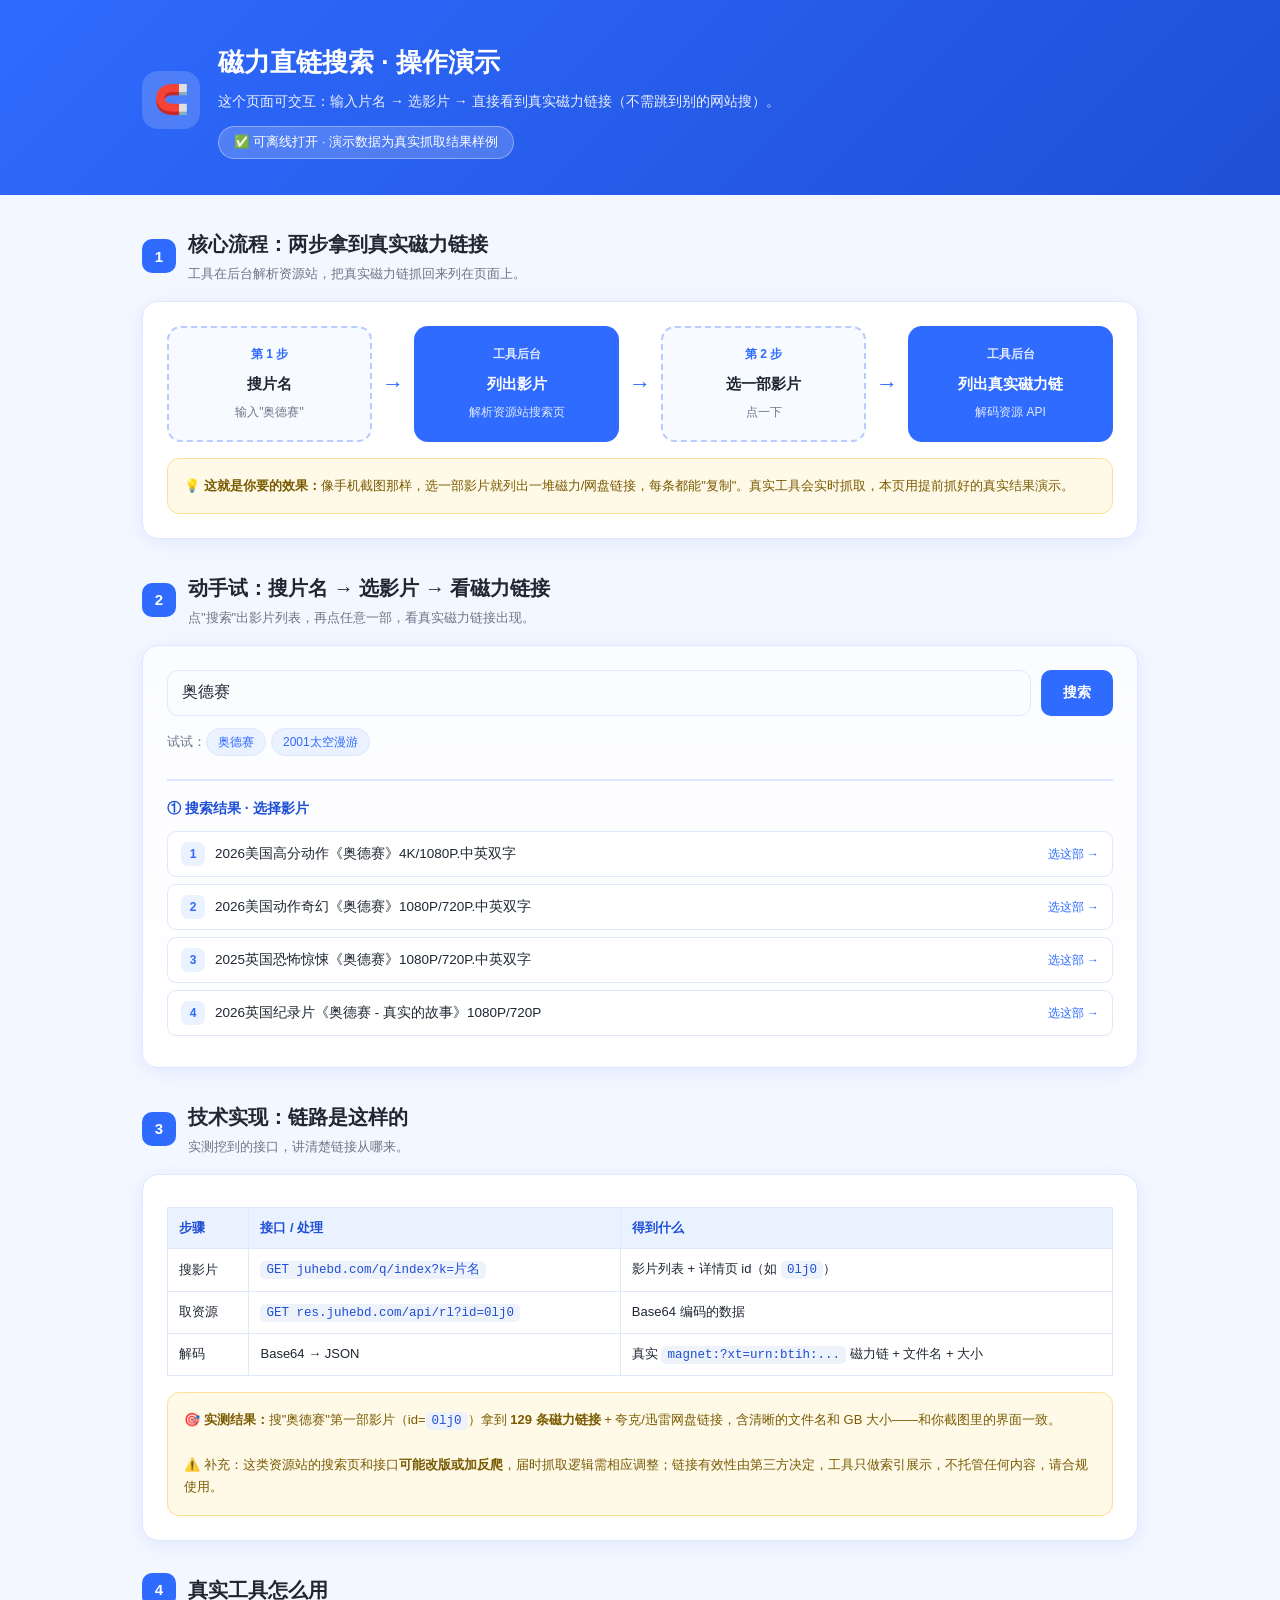
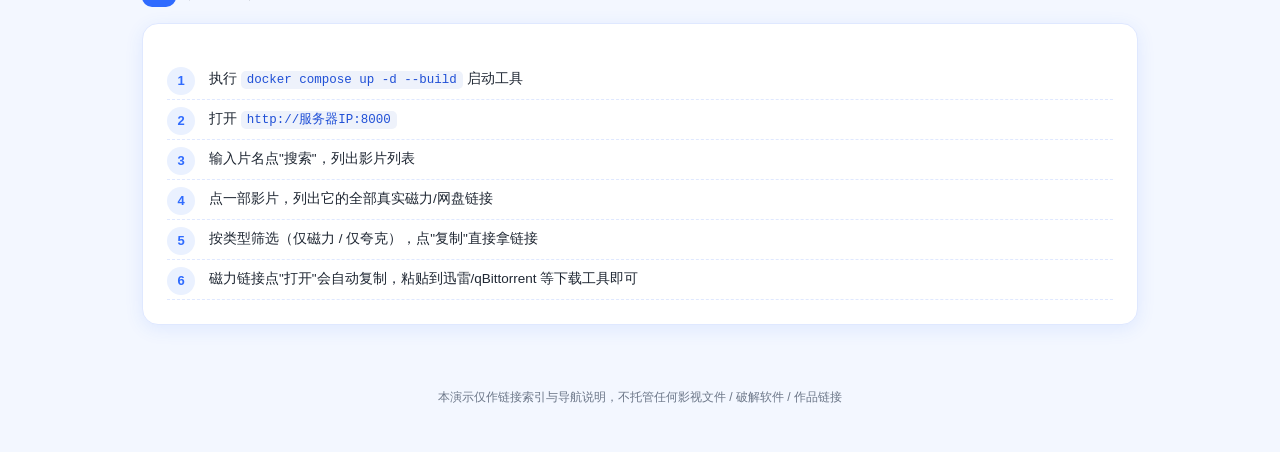
<file: static/demo.html>
<!DOCTYPE html>
<html lang="zh-CN">
<head>
<meta charset="UTF-8" />
<meta name="viewport" content="width=device-width, initial-scale=1.0" />
<title>磁力直链搜索 · 操作演示</title>
<style>
:root{--blue:#2f6bff;--blue-d:#1f4fd6;--blue-l:#eaf1ff;--bg:#f3f7ff;--ink:#1f2733;
--muted:#6b7688;--line:#dfe8ff;--green:#17a673;--shadow:0 4px 18px rgba(47,107,255,.10)}
*{box-sizing:border-box}
body{margin:0;background:var(--bg);color:var(--ink);font-family:-apple-system,BlinkMacSystemFont,"Segoe UI","PingFang SC","Microsoft YaHei",sans-serif;font-size:15px;line-height:1.7}
a{color:var(--blue);text-decoration:none}
.wrap{max-width:1040px;margin:0 auto;padding:0 22px}
.hero{background:linear-gradient(135deg,#2f6bff,#1f4fd6);color:#fff;padding:40px 0 36px}
.hero .wrap{display:flex;align-items:center;gap:18px}
.hero-logo{width:58px;height:58px;border-radius:16px;background:rgba(255,255,255,.16);display:flex;align-items:center;justify-content:center;font-size:28px;flex-shrink:0}
.hero h1{margin:0;font-size:26px}.hero p{margin:6px 0 0;opacity:.9;font-size:14px}
.tagline{display:inline-block;margin-top:12px;background:rgba(255,255,255,.18);border:1px solid rgba(255,255,255,.35);border-radius:20px;padding:5px 15px;font-size:12.5px}
.section{margin:32px 0}
.sec-head{display:flex;align-items:center;gap:12px;margin-bottom:16px}
.sec-num{width:34px;height:34px;border-radius:10px;background:var(--blue);color:#fff;display:flex;align-items:center;justify-content:center;font-weight:700;flex-shrink:0}
.sec-head h2{margin:0;font-size:20px}.sec-head p{margin:2px 0 0;color:var(--muted);font-size:13px;font-weight:400}
.panel{background:#fff;border:1px solid var(--line);border-radius:16px;padding:24px;box-shadow:var(--shadow)}
.flow{display:flex;align-items:center;gap:10px;flex-wrap:wrap;justify-content:center}
.step{border:2px dashed #b9ccff;border-radius:14px;padding:16px;background:#f7faff;text-align:center;min-width:140px;flex:1}
.step .n{font-size:12px;color:var(--blue);font-weight:700}.step b{display:block;margin:6px 0 2px;font-size:15px}.step span{font-size:12px;color:var(--muted)}
.step.hl{background:var(--blue);border-color:var(--blue);color:#fff}.step.hl .n,.step.hl span{color:rgba(255,255,255,.85)}
.arrow{color:var(--blue);font-size:22px;font-weight:700}
.demo-box{background:linear-gradient(180deg,#fbfcff,#fff)}
.search-row{display:flex;gap:10px;flex-wrap:wrap}
.search-box{flex:1;min-width:220px;display:flex;align-items:center;border:1.5px solid var(--line);border-radius:11px;padding:0 14px;background:#fbfcfe}
.search-box input{flex:1;border:none;outline:none;background:transparent;font-size:16px;padding:13px 0;color:var(--ink)}
.btn{border:none;border-radius:10px;padding:12px 22px;font-size:14px;font-weight:600;cursor:pointer;font-family:inherit;background:var(--blue);color:#fff}
.btn:active{transform:translateY(1px)}
.quick{margin-top:12px;color:var(--muted);font-size:12.5px}
.chip{display:inline-block;background:var(--blue-l);color:var(--blue);border-radius:14px;padding:3px 11px;margin:0 5px 5px 0;font-size:12px;cursor:pointer;border:1px solid var(--line)}
.stage{margin-top:18px;border-top:2px solid var(--line);padding-top:16px}
.stage h4{margin:0 0 10px;font-size:14px;color:var(--blue-d)}
.film{border:1px solid var(--line);border-radius:9px;padding:10px 13px;margin-bottom:7px;cursor:pointer;display:flex;gap:10px;align-items:center;background:#fff}
.film:hover,.film.active{border-color:var(--blue);background:var(--blue-l)}
.film .i{width:24px;height:24px;border-radius:7px;background:var(--blue-l);color:var(--blue);display:flex;align-items:center;justify-content:center;font-size:12px;font-weight:700}
.film .t{flex:1;font-size:13.5px}
.link{border:1px solid var(--line);border-radius:9px;padding:10px 13px;margin-bottom:7px;background:#fff;display:flex;gap:10px;align-items:center;flex-wrap:wrap}
.link .lf{flex:1;min-width:200px;font-size:13px}
.link .lu{font-size:11px;color:#96a0b0;word-break:break-all}
.badge{font-size:10.5px;padding:2px 8px;border-radius:8px;background:#e6f7f0;color:var(--green);font-weight:600}
.badge.q{background:var(--blue-l);color:var(--blue)}
.btn-sm{padding:6px 12px;font-size:12px;border-radius:7px}
.note{background:#fff9e8;border:1px solid #ffe09a;border-radius:12px;padding:16px;font-size:13px;color:#7a5b00;margin-top:16px}
table{width:100%;border-collapse:collapse;margin-top:8px;font-size:13px}
th,td{border:1px solid var(--line);padding:9px 11px;text-align:left}th{background:var(--blue-l);color:var(--blue-d)}
code{background:#eef2fb;padding:2px 6px;border-radius:5px;font-size:12.5px;color:var(--blue-d)}
.steps{counter-reset:s;padding:0;margin:12px 0 0;list-style:none}
.steps li{position:relative;padding:8px 0 8px 42px;font-size:13.5px;border-bottom:1px dashed var(--line)}
.steps li:before{counter-increment:s;content:counter(s);position:absolute;left:0;top:7px;width:28px;height:28px;background:var(--blue-l);color:var(--blue);border-radius:50%;display:flex;align-items:center;justify-content:center;font-weight:700;font-size:13px}
.footer{text-align:center;color:var(--muted);font-size:12px;padding:30px 0 50px}
@media(max-width:700px){.flow{flex-direction:column}.arrow{transform:rotate(90deg)}}
</style>
</head>
<body>
<div class="hero"><div class="wrap">
  <div class="hero-logo">🧲</div>
  <div><h1>磁力直链搜索 · 操作演示</h1>
  <p>这个页面可交互：输入片名 → 选影片 → 直接看到真实磁力链接（不需跳到别的网站搜）。</p>
  <span class="tagline">✅ 可离线打开 · 演示数据为真实抓取结果样例</span></div>
</div></div>

<div class="wrap">
  <section class="section">
    <div class="sec-head"><div class="sec-num">1</div><div>
      <h2>核心流程：两步拿到真实磁力链接</h2>
      <p>工具在后台解析资源站，把真实磁力链抓回来列在页面上。</p>
    </div></div>
    <div class="panel">
      <div class="flow">
        <div class="step"><div class="n">第 1 步</div><b>搜片名</b><span>输入"奥德赛"</span></div>
        <div class="arrow">→</div>
        <div class="step hl"><div class="n">工具后台</div><b>列出影片</b><span>解析资源站搜索页</span></div>
        <div class="arrow">→</div>
        <div class="step"><div class="n">第 2 步</div><b>选一部影片</b><span>点一下</span></div>
        <div class="arrow">→</div>
        <div class="step hl"><div class="n">工具后台</div><b>列出真实磁力链</b><span>解码资源 API</span></div>
      </div>
      <div class="note">💡 <b>这就是你要的效果：</b>像手机截图那样，选一部影片就列出一堆磁力/网盘链接，每条都能"复制"。真实工具会实时抓取，本页用提前抓好的真实结果演示。</div>
    </div>
  </section>

  <section class="section">
    <div class="sec-head"><div class="sec-num">2</div><div>
      <h2>动手试：搜片名 → 选影片 → 看磁力链接</h2>
      <p>点"搜索"出影片列表，再点任意一部，看真实磁力链接出现。</p>
    </div></div>
    <div class="panel demo-box">
      <div class="search-row">
        <div class="search-box"><input id="q" value="奥德赛" placeholder="输入片名…" /></div>
        <button class="btn" id="go">搜索</button>
      </div>
      <div class="quick">试试：<span class="chip">奥德赛</span><span class="chip">2001太空漫游</span></div>
      <div class="stage" id="stage1" style="display:none">
        <h4>① 搜索结果 · 选择影片</h4>
        <div id="films"></div>
      </div>
      <div class="stage" id="stage2" style="display:none">
        <h4>② 该片的真实资源链接 · 点"复制"直接用</h4>
        <div id="links"></div>
      </div>
    </div>
  </section>

  <section class="section">
    <div class="sec-head"><div class="sec-num">3</div><div>
      <h2>技术实现：链路是这样的</h2>
      <p>实测挖到的接口，讲清楚链接从哪来。</p>
    </div></div>
    <div class="panel">
      <table>
        <tr><th>步骤</th><th>接口 / 处理</th><th>得到什么</th></tr>
        <tr><td>搜影片</td><td><code>GET juhebd.com/q/index?k=片名</code></td><td>影片列表 + 详情页 id（如 <code>0lj0</code>）</td></tr>
        <tr><td>取资源</td><td><code>GET res.juhebd.com/api/rl?id=0lj0</code></td><td>Base64 编码的数据</td></tr>
        <tr><td>解码</td><td>Base64 → JSON</td><td>真实 <code>magnet:?xt=urn:btih:...</code> 磁力链 + 文件名 + 大小</td></tr>
      </table>
      <div class="note">🎯 <b>实测结果：</b>搜"奥德赛"第一部影片（id=<code>0lj0</code>）拿到 <b>129 条磁力链接</b> + 夸克/迅雷网盘链接，含清晰的文件名和 GB 大小——和你截图里的界面一致。<br><br>⚠️ 补充：这类资源站的搜索页和接口<b>可能改版或加反爬</b>，届时抓取逻辑需相应调整；链接有效性由第三方决定，工具只做索引展示，不托管任何内容，请合规使用。</div>
    </div>
  </section>

  <section class="section">
    <div class="sec-head"><div class="sec-num">4</div><div>
      <h2>真实工具怎么用</h2>
    </div></div>
    <div class="panel">
      <ol class="steps">
        <li>执行 <code>docker compose up -d --build</code> 启动工具</li>
        <li>打开 <code>http://服务器IP:8000</code></li>
        <li>输入片名点"搜索"，列出影片列表</li>
        <li>点一部影片，列出它的全部真实磁力/网盘链接</li>
        <li>按类型筛选（仅磁力 / 仅夸克），点"复制"直接拿链接</li>
        <li>磁力链接点"打开"会自动复制，粘贴到迅雷/qBittorrent 等下载工具即可</li>
      </ol>
    </div>
  </section>
  <div class="footer">本演示仅作链接索引与导航说明，不托管任何影视文件 / 破解软件 / 作品链接</div>
</div>

<script>
const FILMS=[
 ["0lj0","2026美国高分动作《奥德赛》4K/1080P.中英双字"],
 ["LKk0","2026美国动作奇幻《奥德赛》1080P/720P.中英双字"],
 ["tnl0","2025英国恐怖惊悚《奥德赛》1080P/720P.中英双字"],
 ["Zwj0","2026英国纪录片《奥德赛 - 真实的故事》1080P/720P"]
];
const LINKS=[
 ["The.Odyssey.2026.2160p.UHD.BluRay.Remux.1080p 4K HDR","magnet:?xt=urn:btih:5bb52dd20dcc5825d0d2e754cb86aad3bead9caf","磁力","86.30"],
 ["奥德赛 4K原盘+1080P 多版本 HDR/HDR10 中英字幕","magnet:?xt=urn:btih:3f1a1bd7518e476f6c182d1a7c0b233b3ea78fe2","磁力","86.86"],
 ["The.Odyssey.2026.1080p.BluRay.DTS-HD.MA.5.1.x265","magnet:?xt=urn:btih:4b9142488daace57b6beba8b763c6f4dffe223cd","磁力","28.50"],
 ["奥德赛 The Odyssey (2026).1080p+4K HDR原盘 中字","https://pan.quark.cn/s/f6209ab5d8b8","夸克网盘","109.84"],
 ["奥德赛 简繁英字幕 2160p UHD BluRay x265 10bit","magnet:?xt=urn:btih:a3b33f58a5c81f6901c5bab217b1688c9f320e7f","磁力","29.78"],
 ["奥德赛 1080p 国英双语 中英字幕","magnet:?xt=urn:btih:f0c133235c68eee9acad09b2868f17ad985e6add","磁力","15.20"]
];
function esc(s){return String(s).replace(/[&<>"']/g,c=>({"&":"&amp;","<":"&lt;",">":"&gt;",'"':"&quot;","'":"&#39;"}[c]))}
function copy(t){if(navigator.clipboard){navigator.clipboard.writeText(t).then(()=>alert("已复制："+t.slice(0,60))).catch(()=>alert(t))}else alert(t)}
document.getElementById("go").onclick=()=>{
  const q=document.getElementById("q").value.trim()||"奥德赛";
  document.getElementById("stage2").style.display="none";
  document.getElementById("stage1").style.display="block";
  document.getElementById("films").innerHTML=FILMS.map((f,i)=>`<div class="film" data-i="${i}"><span class="i">${i+1}</span><span class="t">${esc(f[1].replace(/奥德赛/g,q))}</span><span style="color:var(--blue);font-size:12px">选这部 →</span></div>`).join("");
  document.querySelectorAll("#films .film").forEach(el=>el.onclick=()=>{
    document.querySelectorAll("#films .film").forEach(x=>x.classList.remove("active"));
    el.classList.add("active");
    document.getElementById("stage2").style.display="block";
    document.getElementById("links").innerHTML=LINKS.map((l,i)=>`
      <div class="link"><div class="lf"><div>${i+1}. ${esc(l[0])}</div><div class="lu">${esc(l[1])}</div></div>
      <span class="badge ${l[2]==='磁力'?'':'q'}">${esc(l[2])}</span><span class="badge q">${esc(l[3])}GB</span>
      <button class="btn btn-sm" onclick="copy('${l[1]}')">复制</button></div>`).join("");
  });
};
document.getElementById("q").addEventListener("keydown",e=>{if(e.key==="Enter")document.getElementById("go").click()});
document.querySelectorAll(".chip").forEach(c=>c.onclick=()=>{document.getElementById("q").value=c.textContent;document.getElementById("go").click()});
document.getElementById("go").click();
</script>
</body>
</html>
</file>
<file: static/style.css>
:root {
  --bg: #f4f6fb;
  --card: #ffffff;
  --ink: #1f2733;
  --muted: #6b7688;
  --line: #e4e9f2;
  --primary: #2f6bff;
  --primary-dark: #1f4fd6;
  --primary-l: #eaf1ff;
  --shadow: 0 2px 12px rgba(31, 45, 80, .06);
  --green: #17a673;
}
* { box-sizing: border-box; }
body {
  margin: 0; background: var(--bg); color: var(--ink);
  font-family: -apple-system, BlinkMacSystemFont, "Segoe UI", "PingFang SC", "Microsoft YaHei", sans-serif;
  font-size: 14px; line-height: 1.6;
}
a { color: var(--primary); text-decoration: none; }
.wrap { max-width: 1080px; margin: 0 auto; padding: 0 20px; }

.topbar { background: linear-gradient(135deg, #2f6bff 0%, #1f4fd6 100%); color: #fff; padding: 20px 0; box-shadow: var(--shadow); }
.topbar-inner { display: flex; align-items: center; justify-content: space-between; gap: 16px; }
.brand { display: flex; align-items: center; gap: 14px; }
.brand-logo { width: 44px; height: 44px; border-radius: 12px; background: rgba(255,255,255,.18); display: flex; align-items: center; justify-content: center; font-size: 20px; flex-shrink: 0; }
.brand h1 { margin: 0; font-size: 20px; font-weight: 700; }
.brand p { margin: 2px 0 0; font-size: 12px; opacity: .85; }
.topbar-actions { display: flex; gap: 8px; }

.btn { border: 1px solid transparent; border-radius: 9px; padding: 9px 16px; font-size: 14px; cursor: pointer; font-weight: 600; transition: .15s; white-space: nowrap; display: inline-flex; align-items: center; gap: 6px; }
.btn:active { transform: translateY(1px); }
.btn-primary { background: var(--primary); color: #fff; }
.btn-primary:hover { background: var(--primary-dark); }
.btn-primary:disabled { background: #a9bce6; cursor: not-allowed; }
.btn-ghost { background: rgba(255,255,255,.14); color: #fff; border-color: rgba(255,255,255,.35); }
.btn-ghost:hover { background: rgba(255,255,255,.26); }
.btn-sm { padding: 7px 13px; font-size: 12.5px; border-radius: 7px; }
.btn-open { background: var(--primary); color: #fff; }
.btn-open:hover { background: var(--primary-dark); }
.btn-copy { background: var(--primary-l); color: var(--primary-dark); border-color: var(--line); }
.btn-copy:hover { background: #dde8ff; }
.btn-home { background: #fff; color: var(--muted); border-color: var(--line); }
.btn-home:hover { background: #f3f5fa; }

.search-panel { background: var(--card); border: 1px solid var(--line); border-radius: 14px; padding: 20px; margin-top: 24px; box-shadow: var(--shadow); }
.search-row { display: flex; gap: 10px; }
.search-box { flex: 1; display: flex; align-items: center; gap: 8px; border: 1.5px solid var(--line); border-radius: 10px; padding: 0 12px; background: #fbfcfe; transition: .15s; }
.search-box:focus-within { border-color: var(--primary); background: #fff; box-shadow: 0 0 0 3px rgba(47,107,255,.1); }
.search-icon { font-size: 20px; color: var(--muted); }
.search-box input { flex: 1; border: none; outline: none; background: transparent; font-size: 15px; padding: 11px 0; color: var(--ink); }
.clear-btn { border: none; background: transparent; color: #9aa4b5; font-size: 20px; cursor: pointer; line-height: 1; }
.quick { margin-top: 12px; color: var(--muted); font-size: 12.5px; }
.chip { display: inline-block; background: var(--primary-l); color: var(--primary); border-radius: 13px; padding: 2px 11px; margin: 0 5px 4px 0; font-size: 12px; cursor: pointer; border: 1px solid var(--line); }
.chip:hover { background: var(--primary); color: #fff; }
.hint { margin: 12px 0 0; font-size: 12px; color: var(--muted); }
.hint strong { color: var(--primary); }

.status-bar { margin: 16px 0 0; font-size: 12.5px; color: var(--muted); }
.status-bar .dot { width: 8px; height: 8px; border-radius: 50%; background: var(--green); display: inline-block; margin-right: 5px; }

.toolbar { display: flex; align-items: center; justify-content: space-between; gap: 12px; margin: 18px 0 12px; flex-wrap: wrap; }
.result-meta { font-size: 14px; }
.result-meta b { color: var(--primary); font-size: 17px; }
.toolbar-actions { display: flex; gap: 8px; align-items: center; }
.toolbar-actions select { border: 1px solid var(--line); border-radius: 7px; padding: 7px 10px; font-size: 12.5px; background: #fff; color: var(--ink); }

.link-area { margin-bottom: 30px; }
.link-list { display: flex; flex-direction: column; gap: 9px; }
.link-card { background: var(--card); border: 1px solid var(--line); border-radius: 11px; padding: 13px 16px; box-shadow: var(--shadow); display: flex; align-items: center; gap: 14px; transition: .15s; }
.link-card:hover { border-color: #c9d6ff; box-shadow: 0 5px 18px rgba(47,107,255,.10); }
.link-main { flex: 1; min-width: 0; }
.link-title { font-weight: 600; font-size: 14.5px; white-space: nowrap; overflow: hidden; text-overflow: ellipsis; }
.link-badges { display: flex; gap: 6px; margin-top: 5px; align-items: center; flex-wrap: wrap; }
.badge { font-size: 11px; padding: 1px 8px; border-radius: 9px; font-weight: 600; }
.badge-plat { background: var(--primary-l); color: var(--primary); }
.badge-pwd { background: #fff3dd; color: #b37300; }
.badge-src { background: #eef0f4; color: #7a8496; font-weight: 400; }
.link-url { font-size: 11.5px; color: #96a0b0; margin-top: 4px; white-space: nowrap; overflow: hidden; text-overflow: ellipsis; }
.link-actions { display: flex; gap: 7px; flex-shrink: 0; }

.empty { text-align: center; color: var(--muted); padding: 70px 20px; background: var(--card); border: 1px dashed var(--line); border-radius: 14px; }
.empty .big { font-size: 42px; margin-bottom: 8px; }
.toast { position: fixed; left: 50%; bottom: 30px; transform: translateX(-50%) translateY(20px); background: #1f2733; color: #fff; padding: 10px 20px; border-radius: 9px; font-size: 13px; opacity: 0; pointer-events: none; transition: .25s; z-index: 999; box-shadow: 0 6px 24px rgba(0,0,0,.2); }
.toast.show { opacity: 1; transform: translateX(-50%) translateY(0); }

.mask { position: fixed; inset: 0; background: rgba(20,30,55,.5); display: none; align-items: center; justify-content: center; z-index: 99; padding: 20px; }
.mask.show { display: flex; }
.modal { background: #fff; border-radius: 16px; padding: 26px; max-width: 560px; width: 100%; box-shadow: 0 20px 60px rgba(0,0,0,.3); max-height: 85vh; overflow: auto; }
.modal-wide { max-width: 760px; }
.modal h3 { margin: 0 0 6px; font-size: 19px; }
.modal p { color: var(--muted); font-size: 13px; margin: 0 0 16px; }
.modal-actions { display: flex; gap: 10px; margin-top: 18px; flex-wrap: wrap; }
.modal .btn-ghost { background: #eef2fb; color: #3a4a66; }
.nav-group { margin: 14px 0; }
.nav-group h4 { margin: 0 0 8px; font-size: 14px; color: var(--primary); }
.nav-chips { display: flex; flex-wrap: wrap; gap: 7px; }
.nav-chips a { border: 1px solid var(--line); border-radius: 8px; padding: 5px 11px; font-size: 12.5px; color: var(--ink); background: #fbfcfe; }
.nav-chips a:hover { border-color: var(--primary); color: var(--primary); }

.footer { color: var(--muted); font-size: 12px; padding-top: 10px; padding-bottom: 30px; }
.footer p { margin: 6px 0; }
.footer strong { color: var(--ink); }
@media (max-width: 640px) {
  .topbar-inner { flex-direction: column; align-items: flex-start; }
  .search-row { flex-direction: column; }
  .link-card { flex-direction: column; align-items: flex-start; }
  .link-actions { align-self: stretch; }
}

/* ===== 磁力直链：影片列表 & 资源列表 ===== */
.section-head { display:flex; align-items:center; justify-content:space-between; gap:12px; margin:24px 0 12px; flex-wrap:wrap; }
.section-head h2 { margin:0; font-size:18px; display:flex; align-items:center; gap:8px; }
.section-head .cnt { background:var(--primary-l); color:var(--primary); border-radius:12px; padding:1px 10px; font-size:12px; }
.section-tip { color:var(--muted); font-size:12.5px; }
.film-grid { display:grid; grid-template-columns:repeat(auto-fill,minmax(300px,1fr)); gap:10px; }
.film-card { background:#fff; border:1px solid var(--line); border-radius:10px; padding:12px 14px; cursor:pointer; box-shadow:var(--shadow); transition:.15s; display:flex; align-items:center; gap:10px; }
.film-card:hover { border-color:var(--primary); box-shadow:0 5px 18px rgba(47,107,255,.14); transform:translateY(-1px); }
.film-card.active { border-color:var(--primary); background:var(--primary-l); }
.film-idx { width:26px;height:26px;border-radius:8px;background:var(--primary-l);color:var(--primary);display:flex;align-items:center;justify-content:center;font-size:12px;font-weight:700;flex-shrink:0; }
.film-card.active .film-idx { background:var(--primary);color:#fff; }
.film-title { flex:1;min-width:0;font-size:13.5px;font-weight:600;white-space:nowrap;overflow:hidden;text-overflow:ellipsis; }
.film-go { color:var(--primary);font-size:12px;flex-shrink:0; }
.res-toolbar { display:flex;gap:8px;align-items:center;flex-wrap:wrap; }
.res-toolbar select { border:1px solid var(--line);border-radius:7px;padding:7px 10px;font-size:12.5px;background:#fff;color:var(--ink); }
.ty-badge { font-size:11px;padding:2px 9px;border-radius:8px;font-weight:600;white-space:nowrap; }
.ty-magnet { background:#e6f7f0;color:var(--green); }
.ty-quark { background:var(--primary-l);color:var(--primary); }
.ty-ed2k { background:#fff3dd;color:#b37300; }
.ty-other { background:#eef0f4;color:#7a8496; }
.size-badge { font-size:11px;padding:2px 8px;border-radius:8px;background:#f0f2f7;color:#7a8496; }

/* ===== 其他站点一键跳转 ===== */
.nav-tabs { display:flex; gap:8px; margin-bottom:14px; flex-wrap:wrap; }
.nav-tab { border:1px solid var(--line); background:#fff; color:#5b6577; border-radius:8px;
           padding:7px 14px; font-size:13px; cursor:pointer; font-weight:600; transition:.15s; }
.nav-tab:hover { border-color:var(--primary); color:var(--primary); }
.nav-tab.active { background:var(--primary); color:#fff; border-color:var(--primary); }
.nav-grid { display:grid; grid-template-columns:repeat(auto-fill,minmax(280px,1fr)); gap:9px; }
.nav-card { background:#fff; border:1px solid var(--line); border-radius:10px; padding:11px 13px;
            box-shadow:var(--shadow); display:flex; flex-direction:column; gap:6px; transition:.15s; }
.nav-card:hover { border-color:var(--primary); box-shadow:0 5px 16px rgba(47,107,255,.12); }
.nav-card-top { display:flex; align-items:center; gap:8px; flex-wrap:wrap; }
.nav-name { font-size:13.5px; font-weight:700; flex:1; min-width:0; white-space:nowrap; overflow:hidden; text-overflow:ellipsis; }
.nav-badges { display:flex; gap:5px; flex-wrap:wrap; }
.precise-badge { font-size:10px; padding:1px 7px; border-radius:7px; background:#e6f7f0; color:var(--green); font-weight:700; }
.fallback-badge { font-size:10px; padding:1px 7px; border-radius:7px; background:#eef0f4; color:#7a8496; font-weight:600; }
.st-badge { font-size:10px; padding:1px 7px; border-radius:7px; font-weight:700; }
.st-ok { background:#e6f7f0; color:var(--green); }
.st-warn { background:#fff3dd; color:#b37300; }
.st-bad { background:#fdeaea; color:#d64545; }
.nav-url { font-size:11px; color:#97a0af; white-space:nowrap; overflow:hidden; text-overflow:ellipsis; }
.nav-go { align-self:flex-start; font-size:12px; color:var(--primary); font-weight:600; text-decoration:none;
          border:1px solid var(--primary-l); background:var(--primary-l); border-radius:7px; padding:4px 12px; }
.nav-go:hover { background:var(--primary); color:#fff; }
</file>
